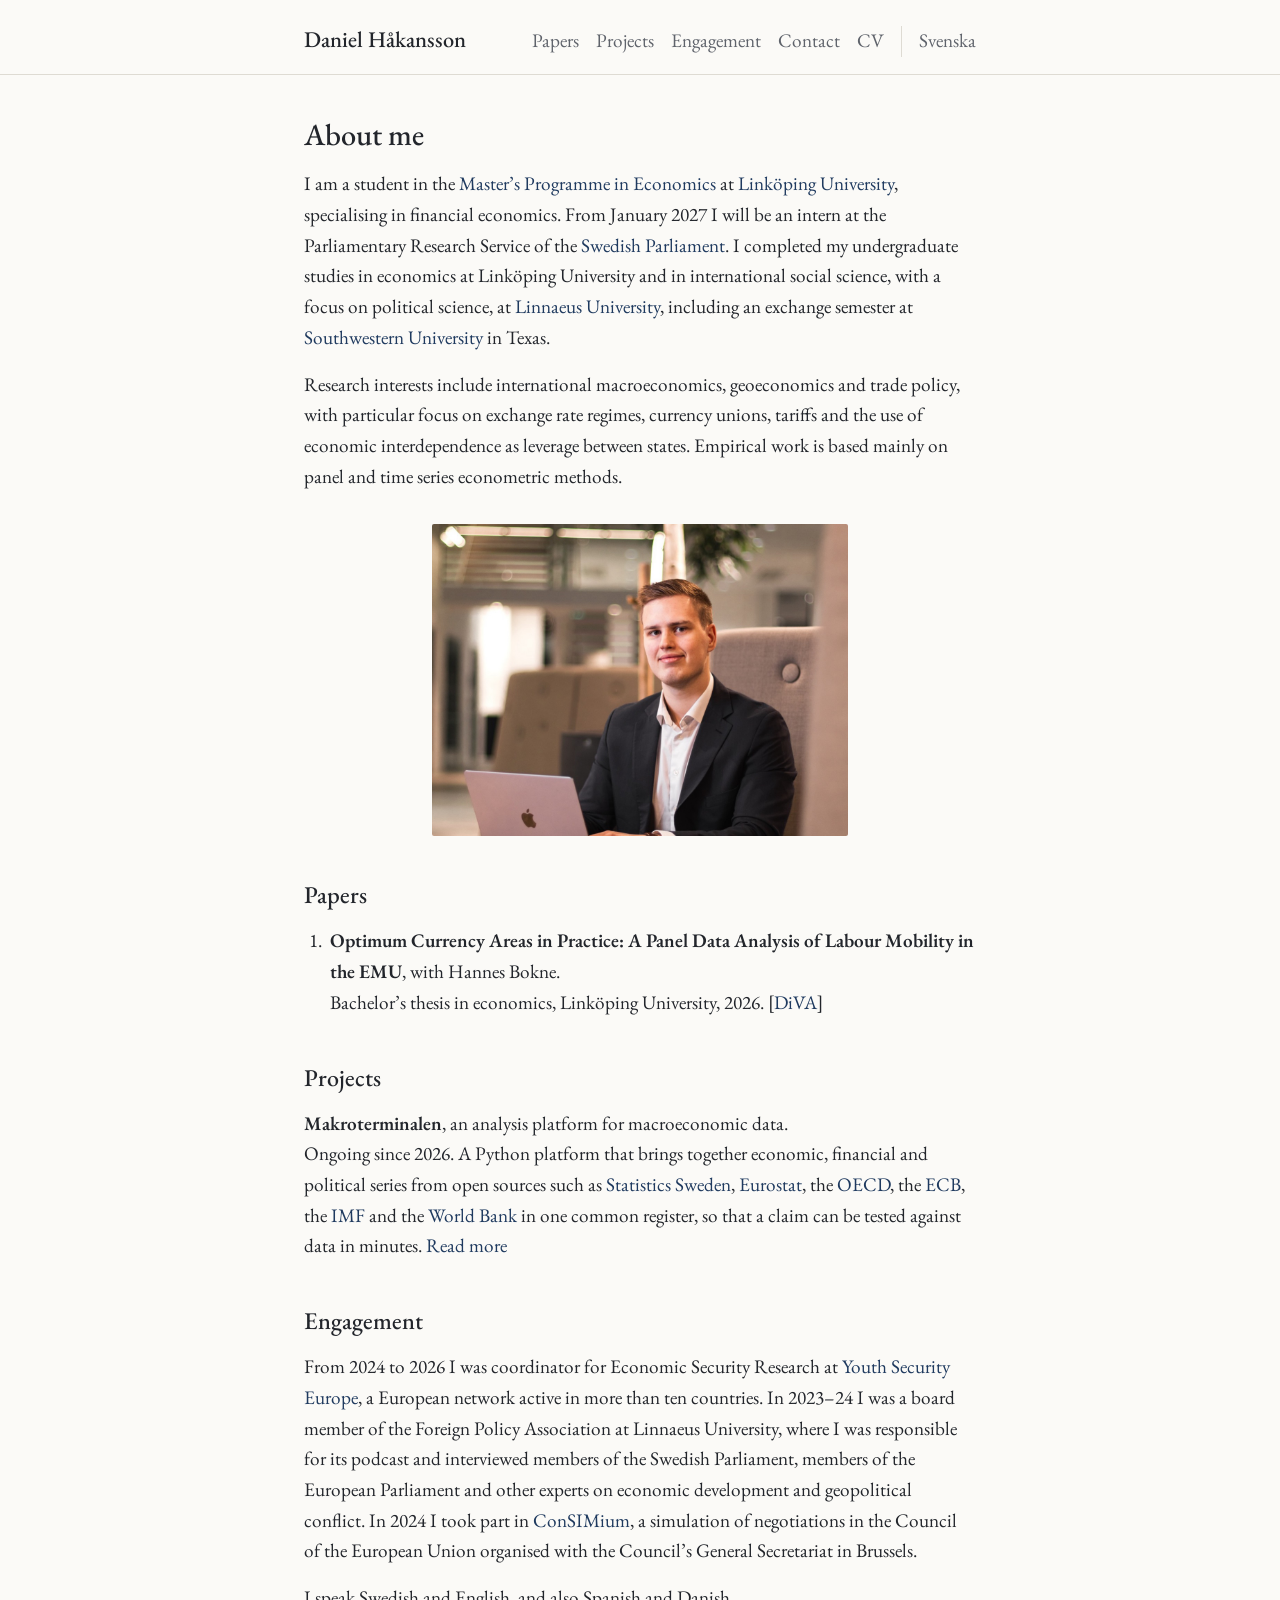
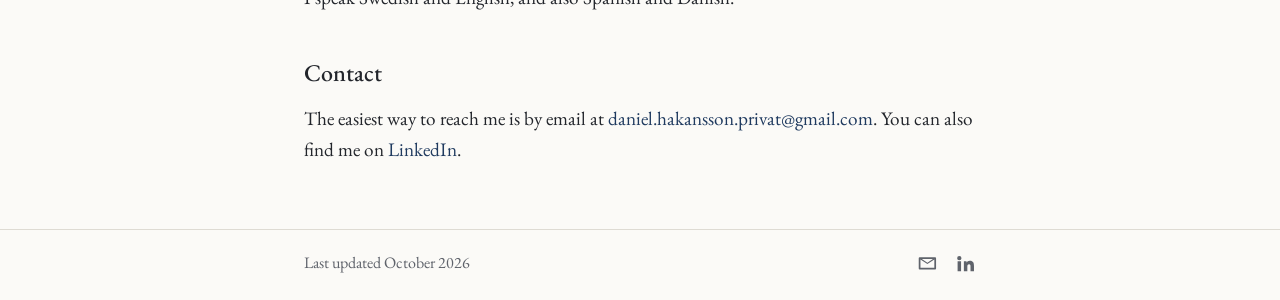
<file: index.html>
<!doctype html>
<html lang="en">
<head>
  <meta charset="utf-8">
  <meta name="viewport" content="width=device-width, initial-scale=1">
  <title>Daniel Håkansson</title>
  <meta name="description" content="Daniel Håkansson, MSc student in economics (financial economics) at Linköping University.">
  <link rel="alternate" hreflang="en" href="https://daniel-hakansson.github.io/">
  <link rel="alternate" hreflang="sv" href="https://daniel-hakansson.github.io/sv/">
  <link rel="preconnect" href="https://fonts.googleapis.com">
  <link rel="preconnect" href="https://fonts.gstatic.com" crossorigin>
  <link href="https://fonts.googleapis.com/css2?family=EB+Garamond:ital,wght@0,400;0,500;0,600;1,400&display=swap" rel="stylesheet">
  <link rel="stylesheet" href="style.css">
</head>
<body>
  <header class="site-header">
    <div class="wrap">
      <a class="site-name" href="./">Daniel Håkansson</a>
      <nav>
        <a href="#papers">Papers</a>
        <a href="#projects">Projects</a>
        <a href="#engagement">Engagement</a>
        <a href="#contact">Contact</a>
        <a href="cv.html">CV</a>
      </nav>
      <a class="lang" href="sv/" hreflang="sv" lang="sv">Svenska</a>
    </div>
  </header>

  <main class="wrap">
    <section id="about">
      <h1>About me</h1>
      <p>I am a student in the <a href="https://studieinfo.liu.se/en/program/F7MNA">Master’s Programme in Economics</a> at <a href="https://liu.se/en">Linköping University</a>, specialising in financial economics. From January 2027 I will be an intern at the Parliamentary Research Service of the <a href="https://www.riksdagen.se/en/">Swedish Parliament</a>. I completed my undergraduate studies in economics at Linköping University and in international social science, with a focus on political science, at <a href="https://lnu.se/en/">Linnaeus University</a>, including an exchange semester at <a href="https://www.southwestern.edu">Southwestern University</a> in Texas.</p>
      <p>Research interests include international macroeconomics, geoeconomics and trade policy, with particular focus on exchange rate regimes, currency unions, tariffs and the use of economic interdependence as leverage between states. Empirical work is based mainly on panel and time series econometric methods.</p>
      <figure class="portrait">
        <img src="images/portrait.jpg" alt="Daniel Håkansson" width="1200" height="900">
      </figure>
    </section>

    <section id="papers">
      <h2>Papers</h2>
      <ol class="works">
        <li>
          <span class="work-title">Optimum Currency Areas in Practice: A Panel Data Analysis of Labour Mobility in the EMU</span>, with Hannes Bokne.<br>
          Bachelor’s thesis in economics, Linköping University, 2026. [<a href="https://urn.kb.se/resolve?urn=urn:nbn:se:liu:diva-224443">DiVA</a>]
        </li>
      </ol>
    </section>

    <section id="projects">
      <h2>Projects</h2>
      <div class="project">
        <span class="work-title">Makroterminalen</span>, an analysis platform for macroeconomic data.<br>
        Ongoing since 2026. A Python platform that brings together economic, financial and political series from open sources such as <a href="https://www.scb.se/en/">Statistics Sweden</a>, <a href="https://ec.europa.eu/eurostat">Eurostat</a>, the <a href="https://www.oecd.org">OECD</a>, the <a href="https://www.ecb.europa.eu">ECB</a>, the <a href="https://www.imf.org">IMF</a> and the <a href="https://www.worldbank.org">World Bank</a> in one common register, so that a claim can be tested against data in minutes. <a href="makroterminalen.html">Read more</a>
      </div>
    </section>

    <section id="engagement">
      <h2>Engagement</h2>
      <p>From 2024 to 2026 I was coordinator for Economic Security Research at <a href="https://youthsecurity.eu">Youth Security Europe</a>, a European network active in more than ten countries. In 2023–24 I was a board member of the Foreign Policy Association at Linnaeus University, where I was responsible for its podcast and interviewed members of the Swedish Parliament, members of the European Parliament and other experts on economic development and geopolitical conflict. In 2024 I took part in <a href="https://www.consilium.europa.eu/en/events/consimium/">ConSIMium</a>, a simulation of negotiations in the Council of the European Union organised with the Council’s General Secretariat in Brussels.</p>
      <p>I speak Swedish and English, and also Spanish and Danish.</p>
    </section>

    <section id="contact">
      <h2>Contact</h2>
      <p>The easiest way to reach me is by email at <span class="email">daniel.hakansson.privat [at] gmail.com</span>. You can also find me on <a href="https://se.linkedin.com/in/daniel-h%C3%A5kansson-78451b238">LinkedIn</a>.</p>
    </section>
  </main>

  <footer class="site-footer">
    <div class="wrap">
      <span>Last updated October 2026</span>
      <span class="icons">
        <a class="email-link" href="#contact" aria-label="Email" title="Email"><svg viewBox="0 0 24 24" aria-hidden="true"><path d="M3 5h18a1 1 0 0 1 1 1v12a1 1 0 0 1-1 1H3a1 1 0 0 1-1-1V6a1 1 0 0 1 1-1Zm1 2.4V17h16V7.4l-8 5.3-8-5.3ZM5.6 7 12 11.2 18.4 7H5.6Z"/></svg></a>
        <a href="https://se.linkedin.com/in/daniel-h%C3%A5kansson-78451b238" aria-label="LinkedIn" title="LinkedIn"><svg viewBox="0 0 24 24" aria-hidden="true"><path d="M4.98 3.5a2.5 2.5 0 1 1 0 5 2.5 2.5 0 0 1 0-5ZM3 9.5h4V21H3V9.5Zm6.5 0h3.8v1.6h.06c.53-1 1.83-2.06 3.77-2.06 4.03 0 4.77 2.65 4.77 6.1V21h-4v-5.1c0-1.22-.02-2.79-1.7-2.79-1.7 0-1.96 1.33-1.96 2.7V21h-4V9.5Z"/></svg></a>
      </span>
    </div>
  </footer>
  <script src="email.js"></script>
</body>
</html>
</file>
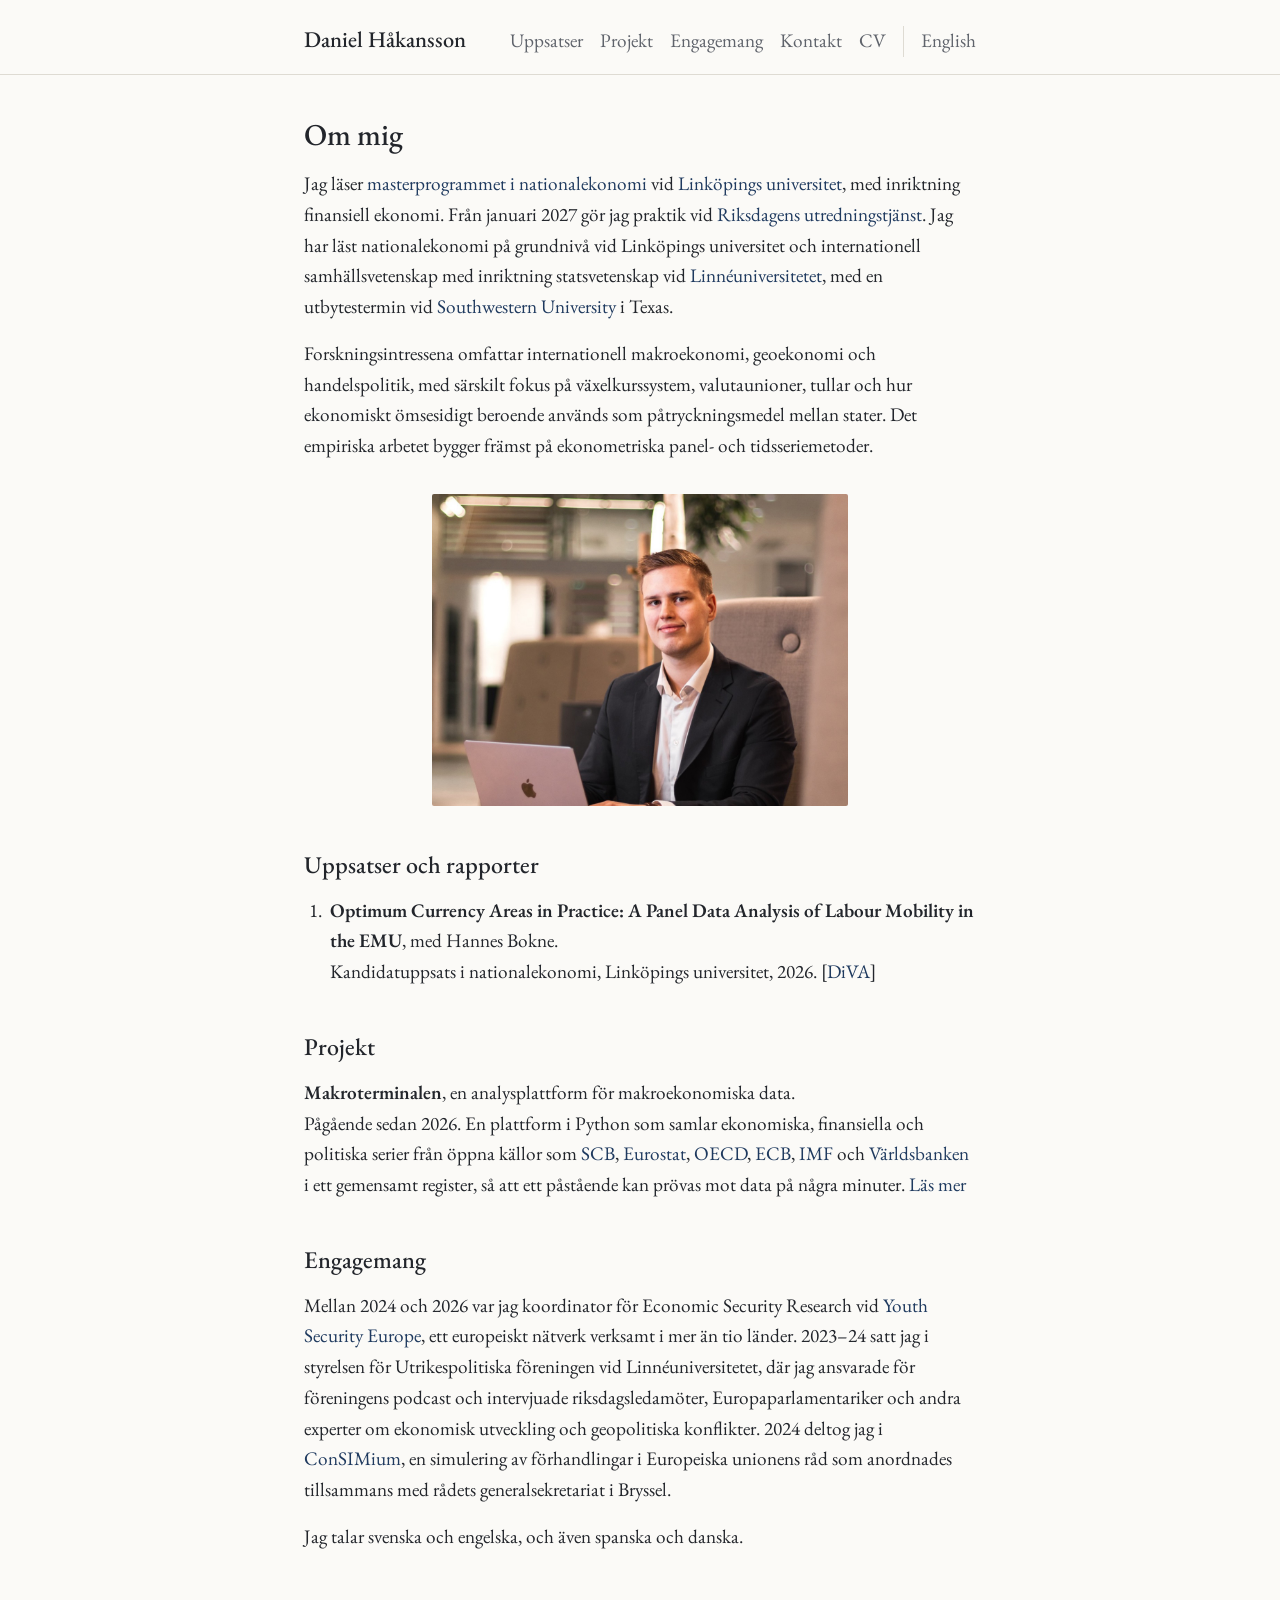
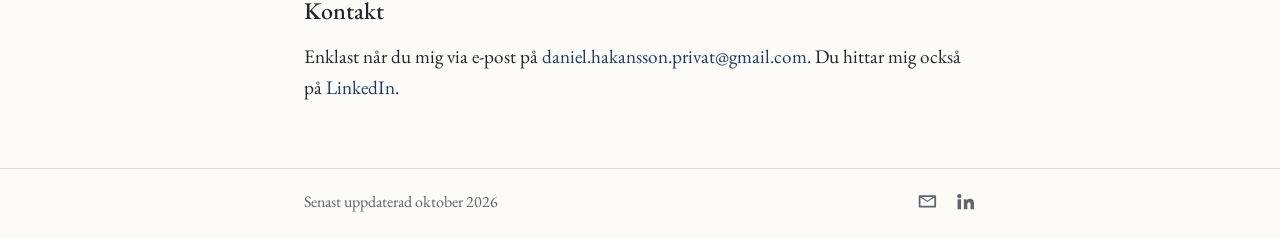
<file: sv/index.html>
<!doctype html>
<html lang="sv">
<head>
  <meta charset="utf-8">
  <meta name="viewport" content="width=device-width, initial-scale=1">
  <title>Daniel Håkansson</title>
  <meta name="description" content="Daniel Håkansson, masterstudent i nationalekonomi med inriktning finansiell ekonomi vid Linköpings universitet.">
  <link rel="alternate" hreflang="en" href="https://daniel-hakansson.github.io/">
  <link rel="alternate" hreflang="sv" href="https://daniel-hakansson.github.io/sv/">
  <link rel="preconnect" href="https://fonts.googleapis.com">
  <link rel="preconnect" href="https://fonts.gstatic.com" crossorigin>
  <link href="https://fonts.googleapis.com/css2?family=EB+Garamond:ital,wght@0,400;0,500;0,600;1,400&display=swap" rel="stylesheet">
  <link rel="stylesheet" href="../style.css">
</head>
<body>
  <header class="site-header">
    <div class="wrap">
      <a class="site-name" href="./">Daniel Håkansson</a>
      <nav>
        <a href="#papers">Uppsatser</a>
        <a href="#projects">Projekt</a>
        <a href="#engagement">Engagemang</a>
        <a href="#contact">Kontakt</a>
        <a href="cv.html">CV</a>
      </nav>
      <a class="lang" href="../" hreflang="en" lang="en">English</a>
    </div>
  </header>

  <main class="wrap">
    <section id="about">
      <h1>Om mig</h1>
      <p>Jag läser <a href="https://studieinfo.liu.se/program/F7MNA">masterprogrammet i nationalekonomi</a> vid <a href="https://liu.se">Linköpings universitet</a>, med inriktning finansiell ekonomi. Från januari 2027 gör jag praktik vid <a href="https://www.riksdagen.se">Riksdagens utredningstjänst</a>. Jag har läst nationalekonomi på grundnivå vid Linköpings universitet och internationell samhällsvetenskap med inriktning statsvetenskap vid <a href="https://lnu.se">Linnéuniversitetet</a>, med en utbytestermin vid <a href="https://www.southwestern.edu">Southwestern University</a> i Texas.</p>
      <p>Forskningsintressena omfattar internationell makroekonomi, geoekonomi och handelspolitik, med särskilt fokus på växelkurssystem, valutaunioner, tullar och hur ekonomiskt ömsesidigt beroende används som påtryckningsmedel mellan stater. Det empiriska arbetet bygger främst på ekonometriska panel- och tidsseriemetoder.</p>
      <figure class="portrait">
        <img src="../images/portrait.jpg" alt="Daniel Håkansson" width="1200" height="900">
      </figure>
    </section>

    <section id="papers">
      <h2>Uppsatser och rapporter</h2>
      <ol class="works">
        <li>
          <span class="work-title" lang="en">Optimum Currency Areas in Practice: A Panel Data Analysis of Labour Mobility in the EMU</span>, med Hannes Bokne.<br>
          Kandidatuppsats i nationalekonomi, Linköpings universitet, 2026. [<a href="https://urn.kb.se/resolve?urn=urn:nbn:se:liu:diva-224443">DiVA</a>]
        </li>
      </ol>
    </section>

    <section id="projects">
      <h2>Projekt</h2>
      <div class="project">
        <span class="work-title">Makroterminalen</span>, en analysplattform för makroekonomiska data.<br>
        Pågående sedan 2026. En plattform i Python som samlar ekonomiska, finansiella och politiska serier från öppna källor som <a href="https://www.scb.se">SCB</a>, <a href="https://ec.europa.eu/eurostat">Eurostat</a>, <a href="https://www.oecd.org">OECD</a>, <a href="https://www.ecb.europa.eu">ECB</a>, <a href="https://www.imf.org">IMF</a> och <a href="https://www.worldbank.org">Världsbanken</a> i ett gemensamt register, så att ett påstående kan prövas mot data på några minuter. <a href="makroterminalen.html">Läs mer</a>
      </div>
    </section>

    <section id="engagement">
      <h2>Engagemang</h2>
      <p>Mellan 2024 och 2026 var jag koordinator för Economic Security Research vid <a href="https://youthsecurity.eu">Youth Security Europe</a>, ett europeiskt nätverk verksamt i mer än tio länder. 2023–24 satt jag i styrelsen för Utrikespolitiska föreningen vid Linnéuniversitetet, där jag ansvarade för föreningens podcast och intervjuade riksdagsledamöter, Europaparlamentariker och andra experter om ekonomisk utveckling och geopolitiska konflikter. 2024 deltog jag i <a href="https://www.consilium.europa.eu/en/events/consimium/">ConSIMium</a>, en simulering av förhandlingar i Europeiska unionens råd som anordnades tillsammans med rådets generalsekretariat i Bryssel.</p>
      <p>Jag talar svenska och engelska, och även spanska och danska.</p>
    </section>

    <section id="contact">
      <h2>Kontakt</h2>
      <p>Enklast når du mig via e-post på <span class="email">daniel.hakansson.privat [at] gmail.com</span>. Du hittar mig också på <a href="https://se.linkedin.com/in/daniel-h%C3%A5kansson-78451b238">LinkedIn</a>.</p>
    </section>
  </main>

  <footer class="site-footer">
    <div class="wrap">
      <span>Senast uppdaterad oktober 2026</span>
      <span class="icons">
        <a class="email-link" href="#contact" aria-label="E-post" title="E-post"><svg viewBox="0 0 24 24" aria-hidden="true"><path d="M3 5h18a1 1 0 0 1 1 1v12a1 1 0 0 1-1 1H3a1 1 0 0 1-1-1V6a1 1 0 0 1 1-1Zm1 2.4V17h16V7.4l-8 5.3-8-5.3ZM5.6 7 12 11.2 18.4 7H5.6Z"/></svg></a>
        <a href="https://se.linkedin.com/in/daniel-h%C3%A5kansson-78451b238" aria-label="LinkedIn" title="LinkedIn"><svg viewBox="0 0 24 24" aria-hidden="true"><path d="M4.98 3.5a2.5 2.5 0 1 1 0 5 2.5 2.5 0 0 1 0-5ZM3 9.5h4V21H3V9.5Zm6.5 0h3.8v1.6h.06c.53-1 1.83-2.06 3.77-2.06 4.03 0 4.77 2.65 4.77 6.1V21h-4v-5.1c0-1.22-.02-2.79-1.7-2.79-1.7 0-1.96 1.33-1.96 2.7V21h-4V9.5Z"/></svg></a>
      </span>
    </div>
  </footer>
  <script src="../email.js"></script>
</body>
</html>
</file>
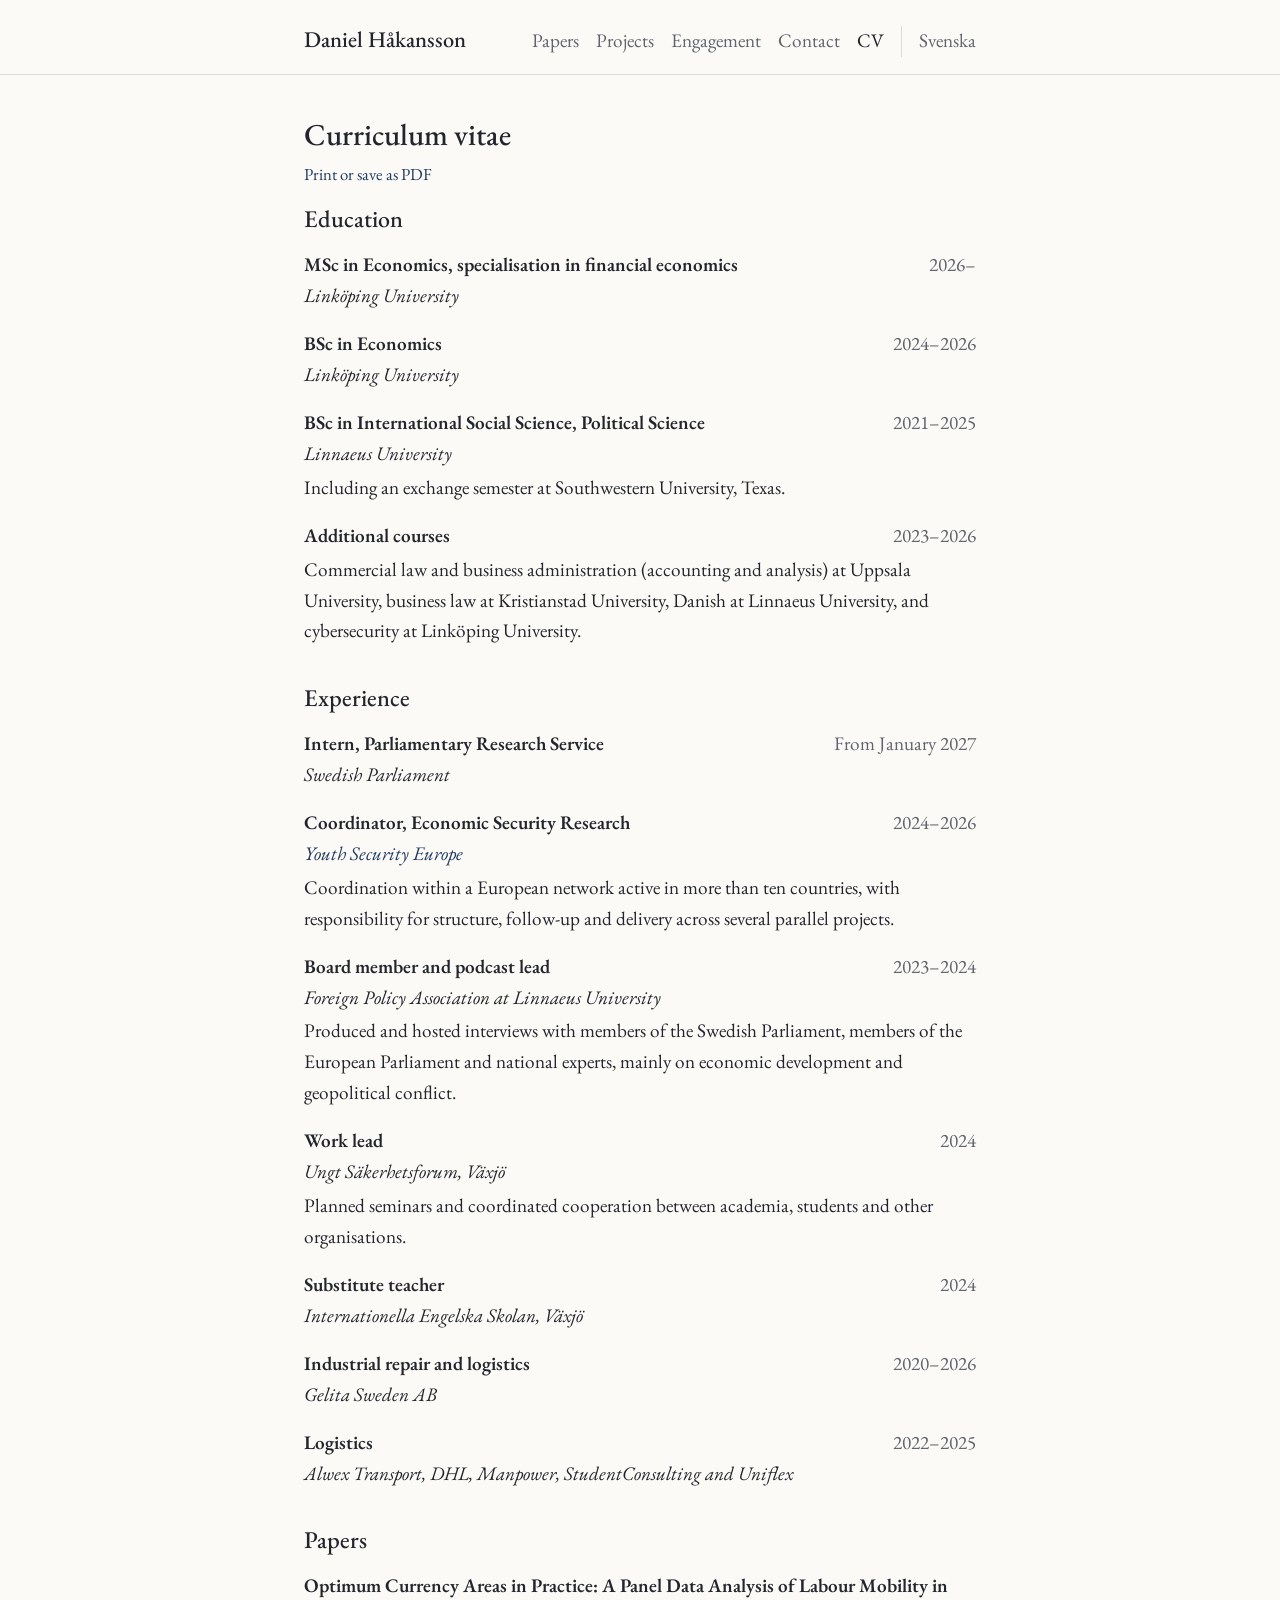
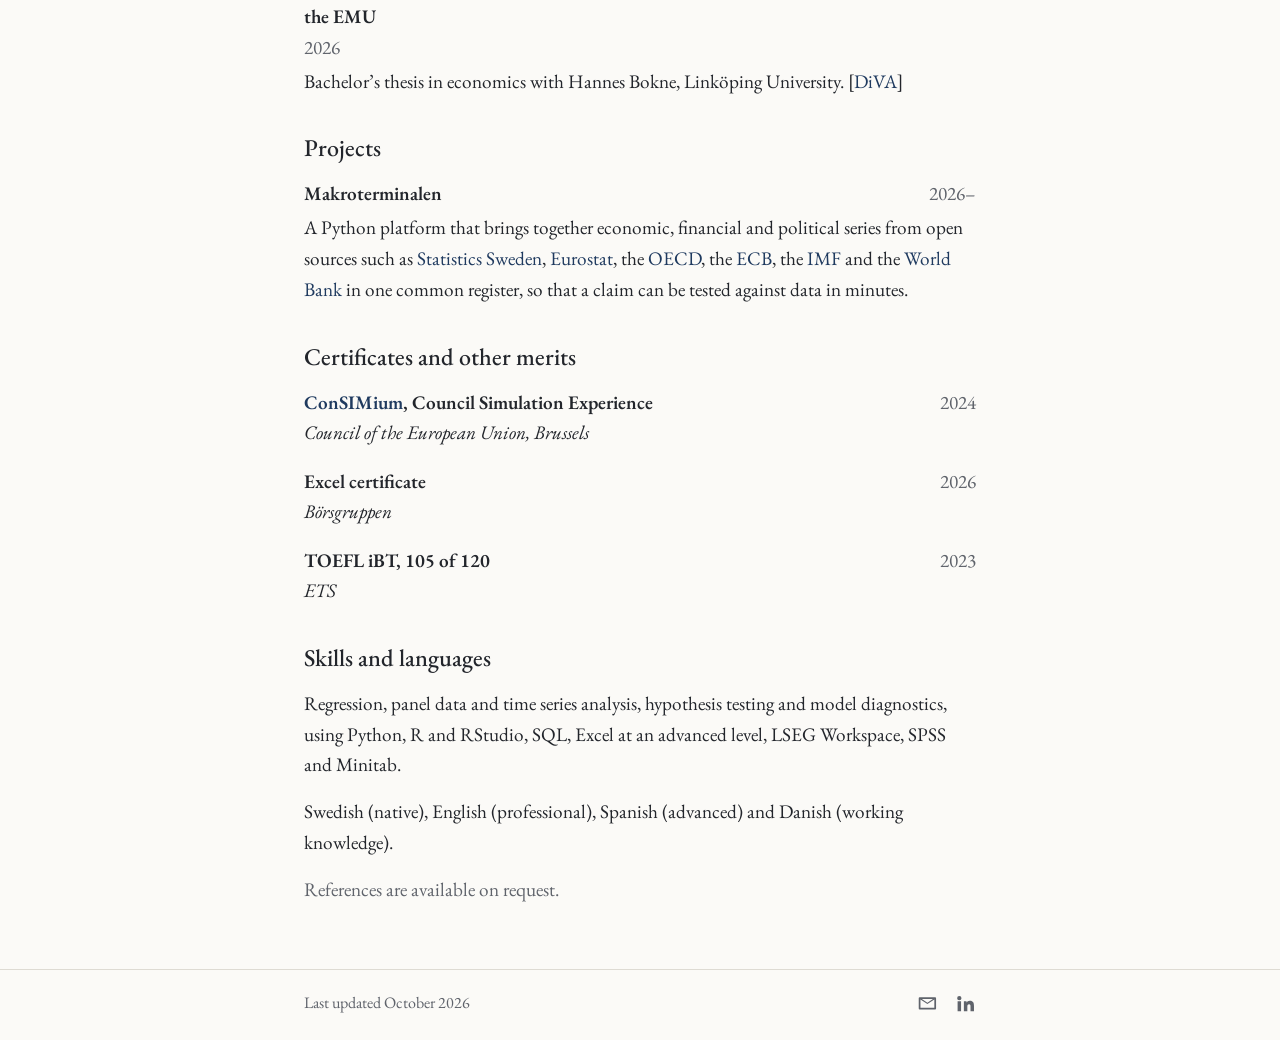
<file: cv.html>
<!doctype html>
<html lang="en">
<head>
  <meta charset="utf-8">
  <meta name="viewport" content="width=device-width, initial-scale=1">
  <title>CV – Daniel Håkansson</title>
  <meta name="description" content="Curriculum vitae of Daniel Håkansson, MSc student in economics at Linköping University.">
  <link rel="alternate" hreflang="en" href="https://daniel-hakansson.github.io/cv.html">
  <link rel="alternate" hreflang="sv" href="https://daniel-hakansson.github.io/sv/cv.html">
  <link rel="preconnect" href="https://fonts.googleapis.com">
  <link rel="preconnect" href="https://fonts.gstatic.com" crossorigin>
  <link href="https://fonts.googleapis.com/css2?family=EB+Garamond:ital,wght@0,400;0,500;0,600;1,400&display=swap" rel="stylesheet">
  <link rel="stylesheet" href="style.css">
</head>
<body>
  <header class="site-header">
    <div class="wrap">
      <a class="site-name" href="./">Daniel Håkansson</a>
      <nav>
        <a href="./#papers">Papers</a>
        <a href="./#projects">Projects</a>
        <a href="./#engagement">Engagement</a>
        <a href="./#contact">Contact</a>
        <a href="cv.html" aria-current="page">CV</a>
      </nav>
      <a class="lang" href="sv/cv.html" hreflang="sv" lang="sv">Svenska</a>
    </div>
  </header>

  <main class="wrap cv">
    <h1>Curriculum vitae</h1>
    <p class="print-note"><a href="javascript:window.print()">Print or save as PDF</a></p>

    <section>
      <h2>Education</h2>
      <div class="entry">
        <div class="entry-head"><span class="entry-title">MSc in Economics, specialisation in financial economics</span><span class="entry-date">2026–</span></div>
        <div class="entry-org">Linköping University</div>
      </div>
      <div class="entry">
        <div class="entry-head"><span class="entry-title">BSc in Economics</span><span class="entry-date">2024–2026</span></div>
        <div class="entry-org">Linköping University</div>
      </div>
      <div class="entry">
        <div class="entry-head"><span class="entry-title">BSc in International Social Science, Political Science</span><span class="entry-date">2021–2025</span></div>
        <div class="entry-org">Linnaeus University</div>
        <p>Including an exchange semester at Southwestern University, Texas.</p>
      </div>
      <div class="entry">
        <div class="entry-head"><span class="entry-title">Additional courses</span><span class="entry-date">2023–2026</span></div>
        <p>Commercial law and business administration (accounting and analysis) at Uppsala University, business law at Kristianstad University, Danish at Linnaeus University, and cybersecurity at Linköping University.</p>
      </div>
    </section>

    <section>
      <h2>Experience</h2>
      <div class="entry">
        <div class="entry-head"><span class="entry-title">Intern, Parliamentary Research Service</span><span class="entry-date">From January 2027</span></div>
        <div class="entry-org">Swedish Parliament</div>
      </div>
      <div class="entry">
        <div class="entry-head"><span class="entry-title">Coordinator, Economic Security Research</span><span class="entry-date">2024–2026</span></div>
        <div class="entry-org"><a href="https://youthsecurity.eu">Youth Security Europe</a></div>
        <p>Coordination within a European network active in more than ten countries, with responsibility for structure, follow-up and delivery across several parallel projects.</p>
      </div>
      <div class="entry">
        <div class="entry-head"><span class="entry-title">Board member and podcast lead</span><span class="entry-date">2023–2024</span></div>
        <div class="entry-org">Foreign Policy Association at Linnaeus University</div>
        <p>Produced and hosted interviews with members of the Swedish Parliament, members of the European Parliament and national experts, mainly on economic development and geopolitical conflict.</p>
      </div>
      <div class="entry">
        <div class="entry-head"><span class="entry-title">Work lead</span><span class="entry-date">2024</span></div>
        <div class="entry-org">Ungt Säkerhetsforum, Växjö</div>
        <p>Planned seminars and coordinated cooperation between academia, students and other organisations.</p>
      </div>
      <div class="entry">
        <div class="entry-head"><span class="entry-title">Substitute teacher</span><span class="entry-date">2024</span></div>
        <div class="entry-org">Internationella Engelska Skolan, Växjö</div>
      </div>
      <div class="entry">
        <div class="entry-head"><span class="entry-title">Industrial repair and logistics</span><span class="entry-date">2020–2026</span></div>
        <div class="entry-org">Gelita Sweden AB</div>
      </div>
      <div class="entry">
        <div class="entry-head"><span class="entry-title">Logistics</span><span class="entry-date">2022–2025</span></div>
        <div class="entry-org">Alwex Transport, DHL, Manpower, StudentConsulting and Uniflex</div>
      </div>
    </section>

    <section>
      <h2>Papers</h2>
      <div class="entry">
        <div class="entry-head"><span class="entry-title">Optimum Currency Areas in Practice: A Panel Data Analysis of Labour Mobility in the EMU</span><span class="entry-date">2026</span></div>
        <p>Bachelor’s thesis in economics with Hannes Bokne, Linköping University. [<a href="https://urn.kb.se/resolve?urn=urn:nbn:se:liu:diva-224443">DiVA</a>]</p>
      </div>
    </section>

    <section>
      <h2>Projects</h2>
      <div class="entry">
        <div class="entry-head"><span class="entry-title">Makroterminalen</span><span class="entry-date">2026–</span></div>
        <p>A Python platform that brings together economic, financial and political series from open sources such as <a href="https://www.scb.se/en/">Statistics Sweden</a>, <a href="https://ec.europa.eu/eurostat">Eurostat</a>, the <a href="https://www.oecd.org">OECD</a>, the <a href="https://www.ecb.europa.eu">ECB</a>, the <a href="https://www.imf.org">IMF</a> and the <a href="https://www.worldbank.org">World Bank</a> in one common register, so that a claim can be tested against data in minutes.</p>
      </div>
    </section>

    <section>
      <h2>Certificates and other merits</h2>
      <div class="entry">
        <div class="entry-head"><span class="entry-title"><a href="https://www.consilium.europa.eu/en/events/consimium/">ConSIMium</a>, Council Simulation Experience</span><span class="entry-date">2024</span></div>
        <div class="entry-org">Council of the European Union, Brussels</div>
      </div>
      <div class="entry">
        <div class="entry-head"><span class="entry-title">Excel certificate</span><span class="entry-date">2026</span></div>
        <div class="entry-org">Börsgruppen</div>
      </div>
      <div class="entry">
        <div class="entry-head"><span class="entry-title">TOEFL iBT, 105 of 120</span><span class="entry-date">2023</span></div>
        <div class="entry-org">ETS</div>
      </div>
    </section>

    <section>
      <h2>Skills and languages</h2>
      <p>Regression, panel data and time series analysis, hypothesis testing and model diagnostics, using Python, R and RStudio, SQL, Excel at an advanced level, LSEG Workspace, SPSS and Minitab.</p>
      <p>Swedish (native), English (professional), Spanish (advanced) and Danish (working knowledge).</p>
      <p class="muted">References are available on request.</p>
    </section>
  </main>

  <footer class="site-footer">
    <div class="wrap">
      <span>Last updated October 2026</span>
      <span class="icons">
        <a class="email-link" href="#contact" aria-label="Email" title="Email"><svg viewBox="0 0 24 24" aria-hidden="true"><path d="M3 5h18a1 1 0 0 1 1 1v12a1 1 0 0 1-1 1H3a1 1 0 0 1-1-1V6a1 1 0 0 1 1-1Zm1 2.4V17h16V7.4l-8 5.3-8-5.3ZM5.6 7 12 11.2 18.4 7H5.6Z"/></svg></a>
        <a href="https://se.linkedin.com/in/daniel-h%C3%A5kansson-78451b238" aria-label="LinkedIn" title="LinkedIn"><svg viewBox="0 0 24 24" aria-hidden="true"><path d="M4.98 3.5a2.5 2.5 0 1 1 0 5 2.5 2.5 0 0 1 0-5ZM3 9.5h4V21H3V9.5Zm6.5 0h3.8v1.6h.06c.53-1 1.83-2.06 3.77-2.06 4.03 0 4.77 2.65 4.77 6.1V21h-4v-5.1c0-1.22-.02-2.79-1.7-2.79-1.7 0-1.96 1.33-1.96 2.7V21h-4V9.5Z"/></svg></a>
      </span>
    </div>
  </footer>
  <script src="email.js"></script>
</body>
</html>
</file>
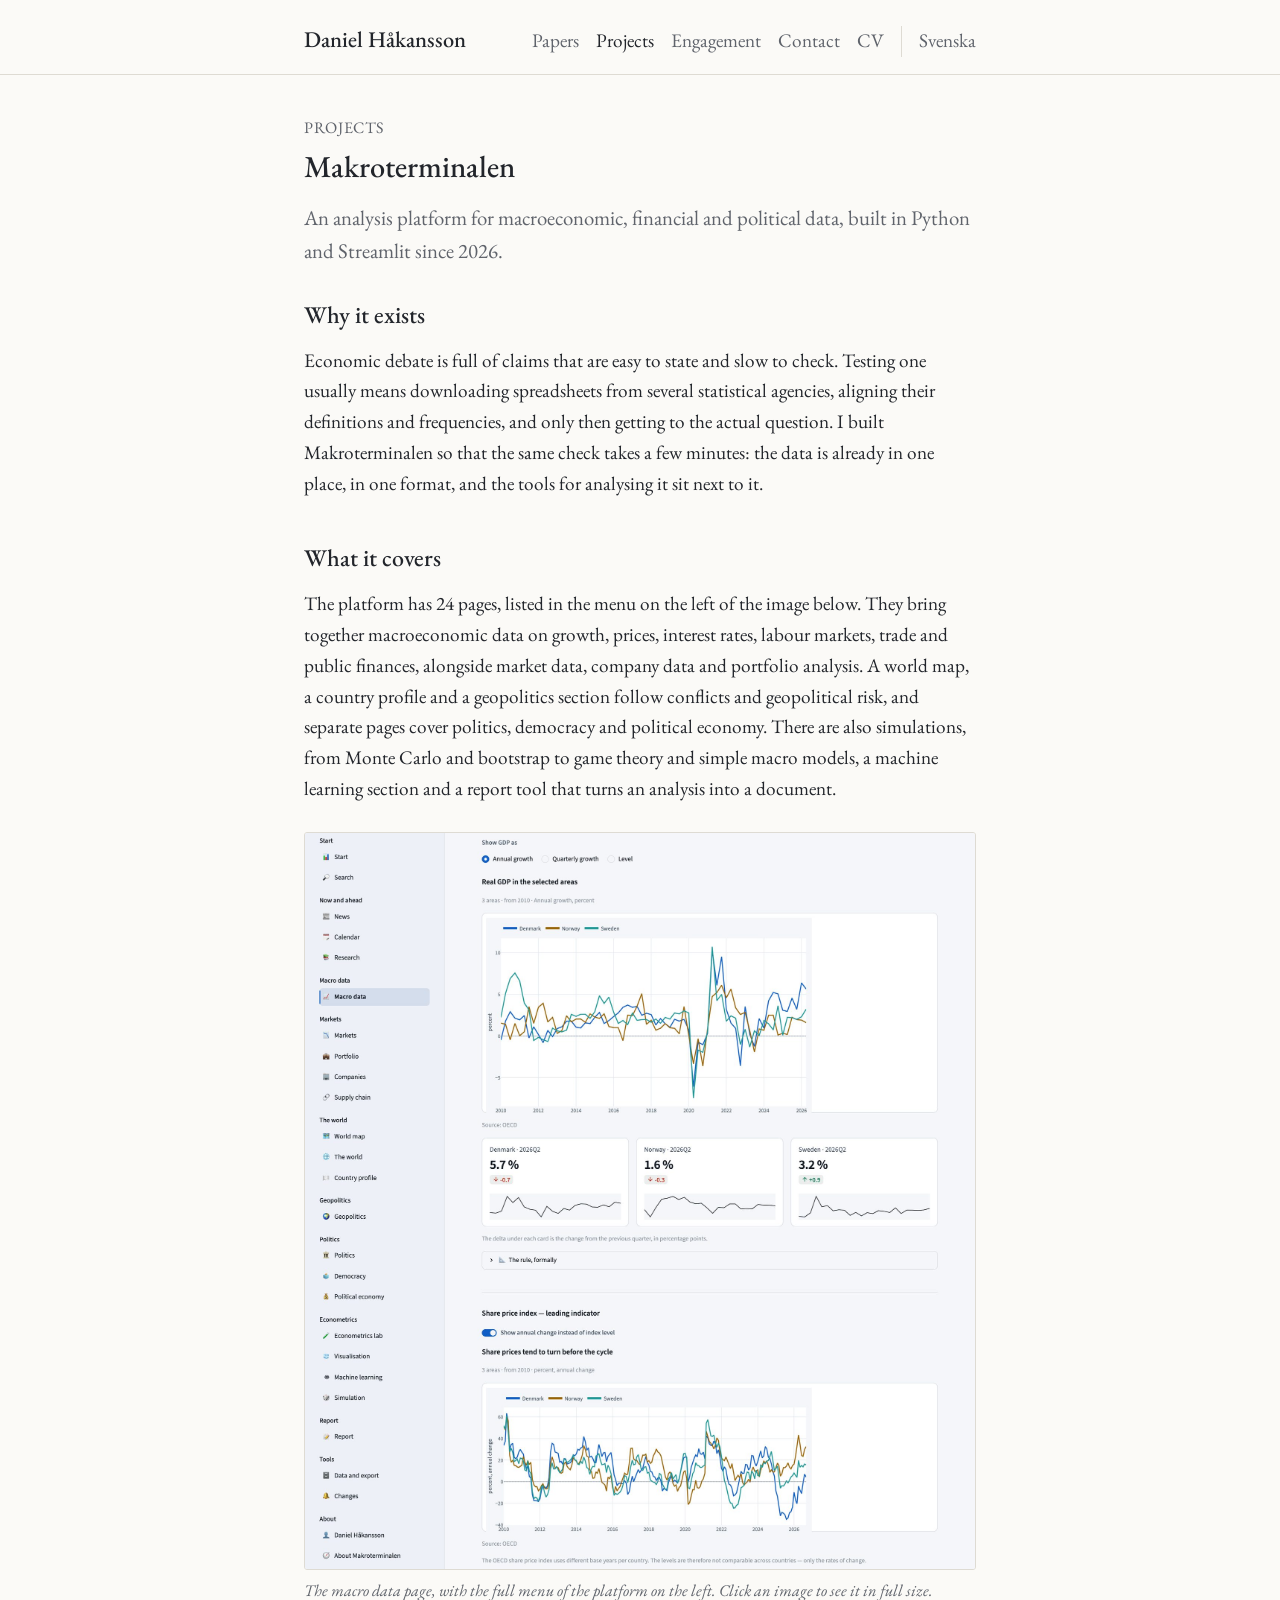
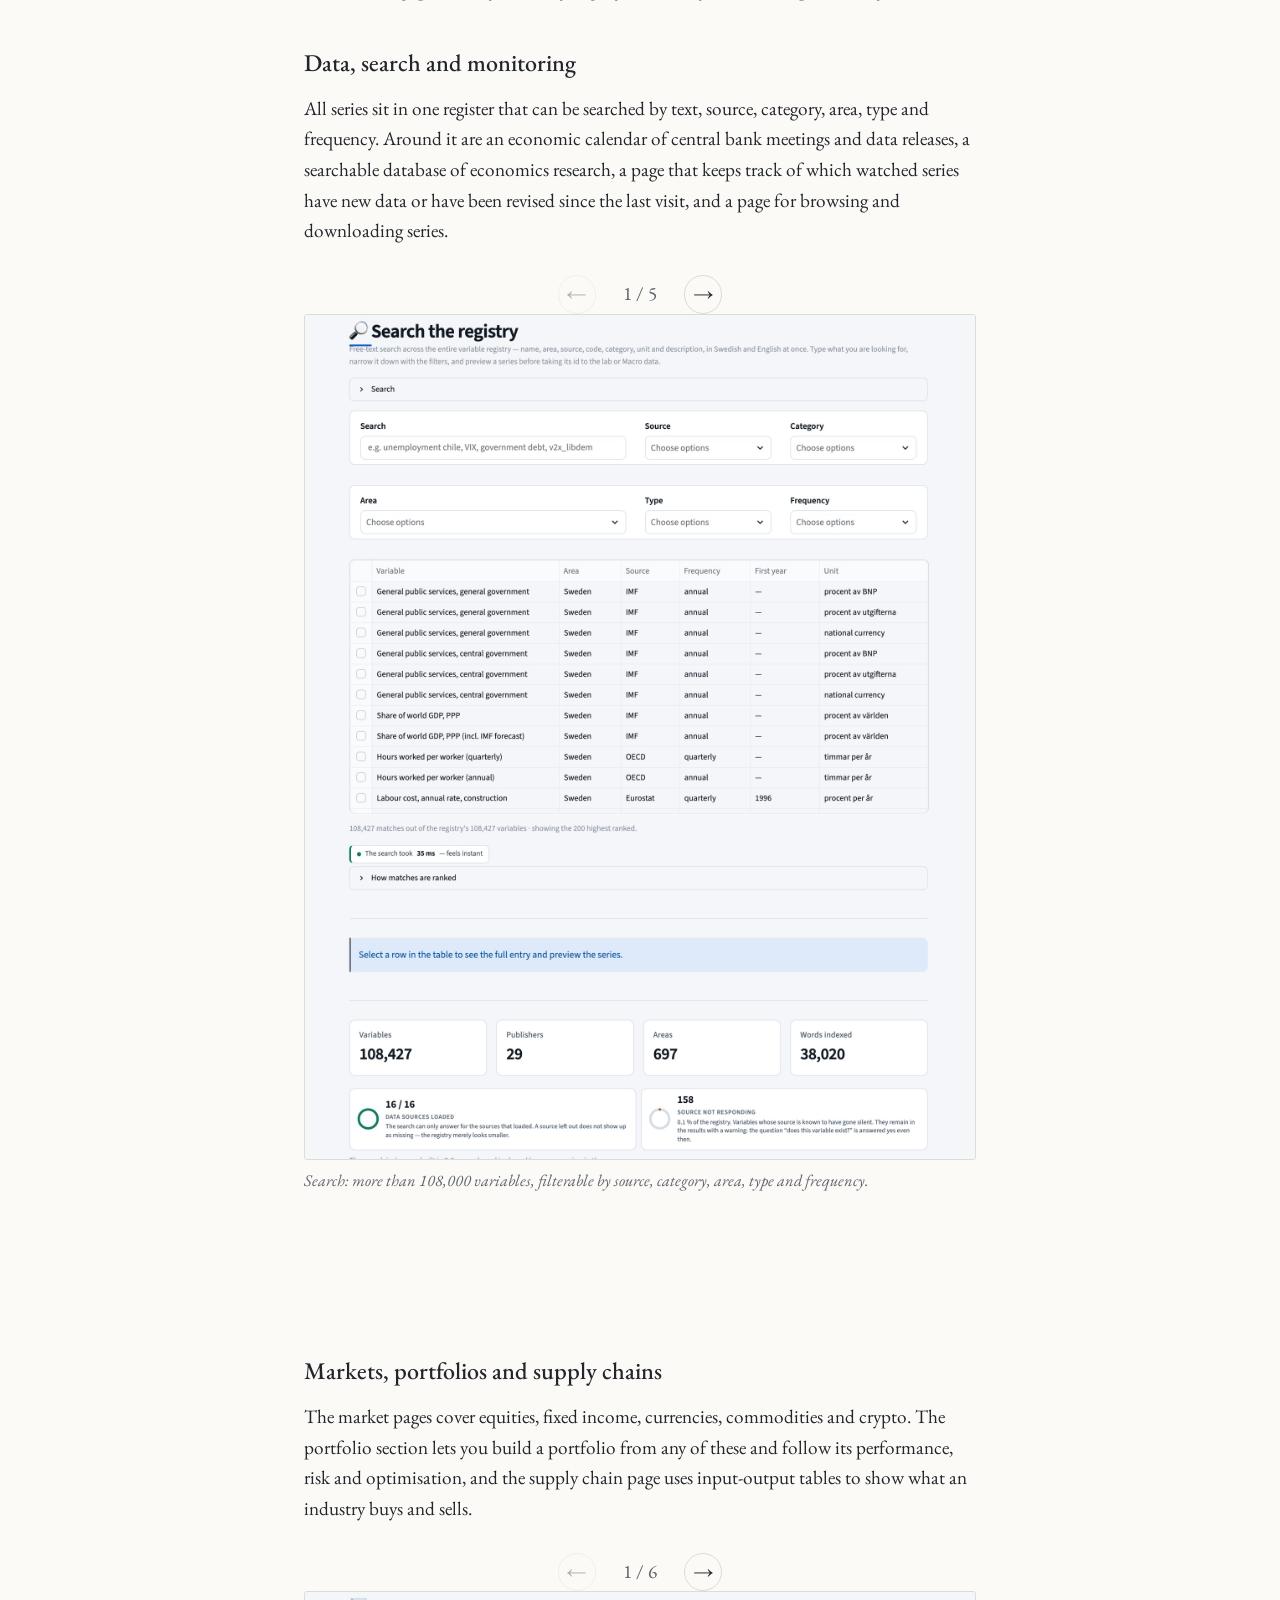
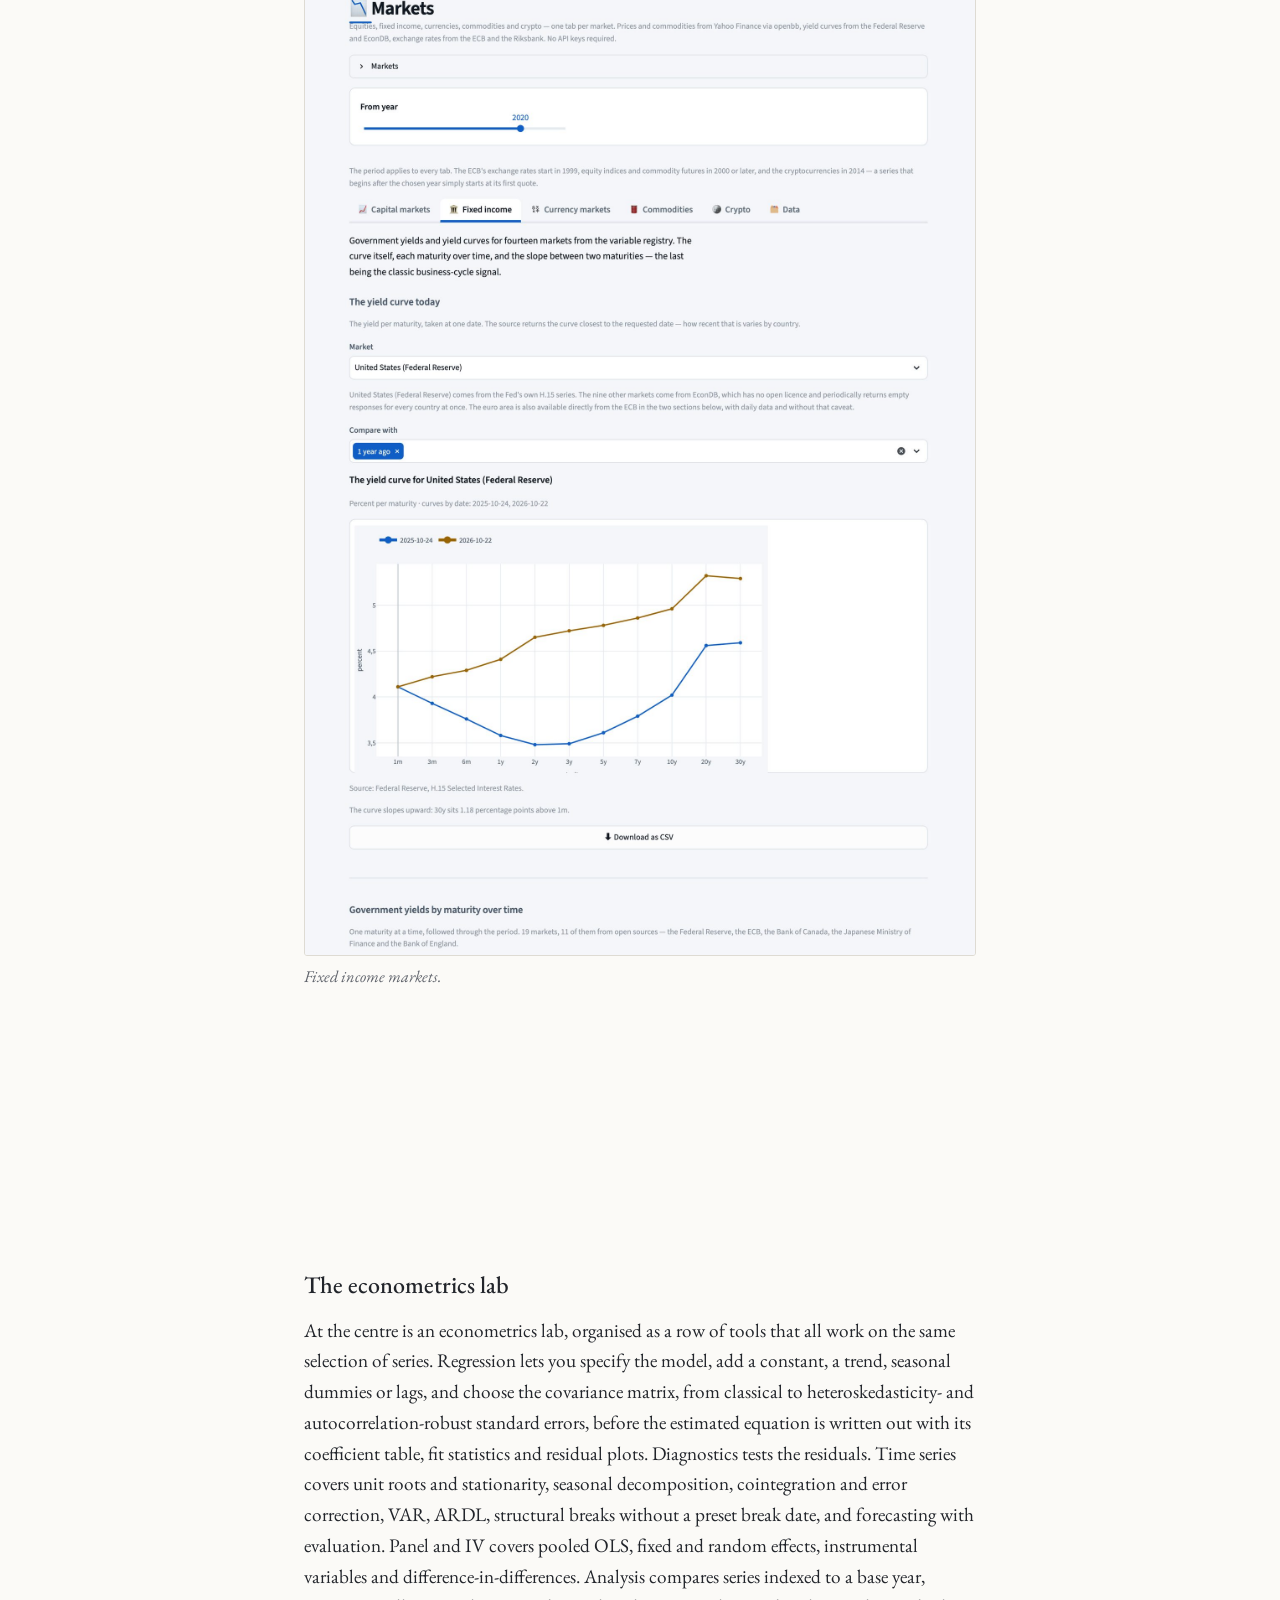
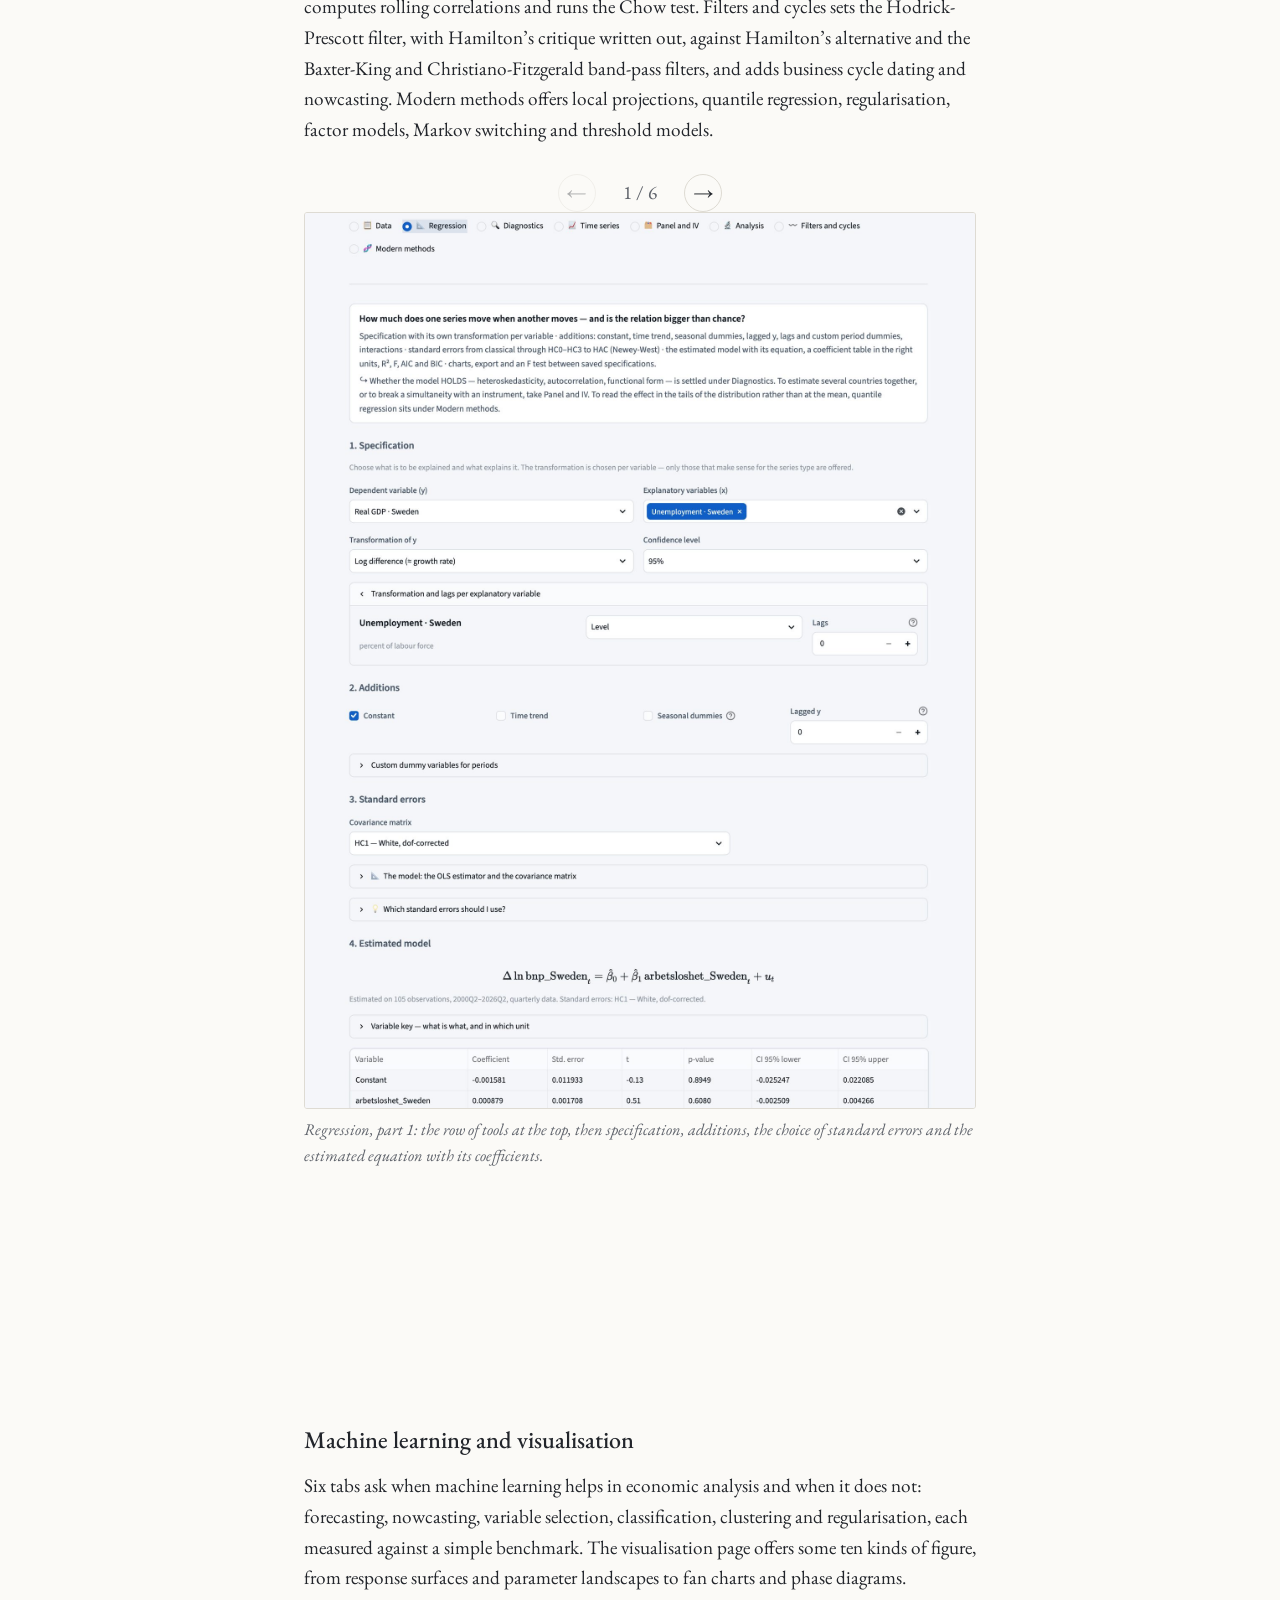
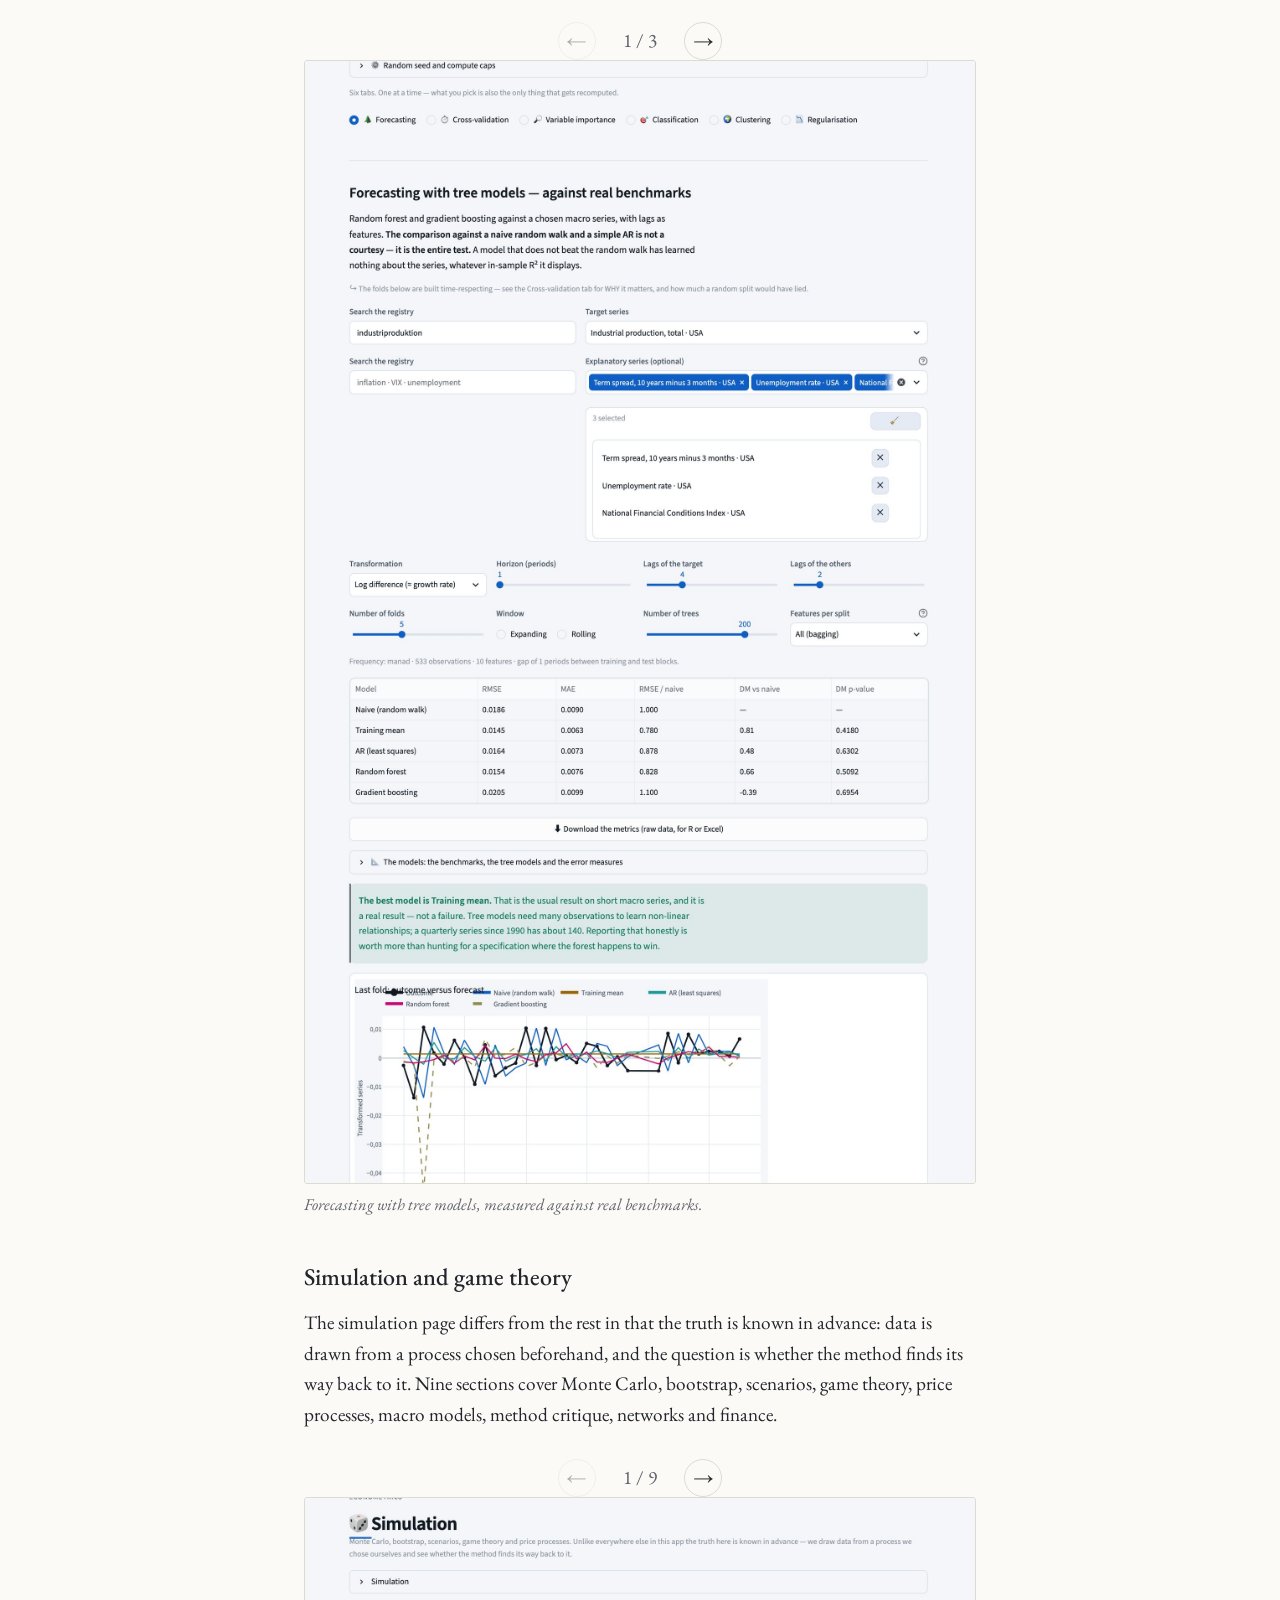
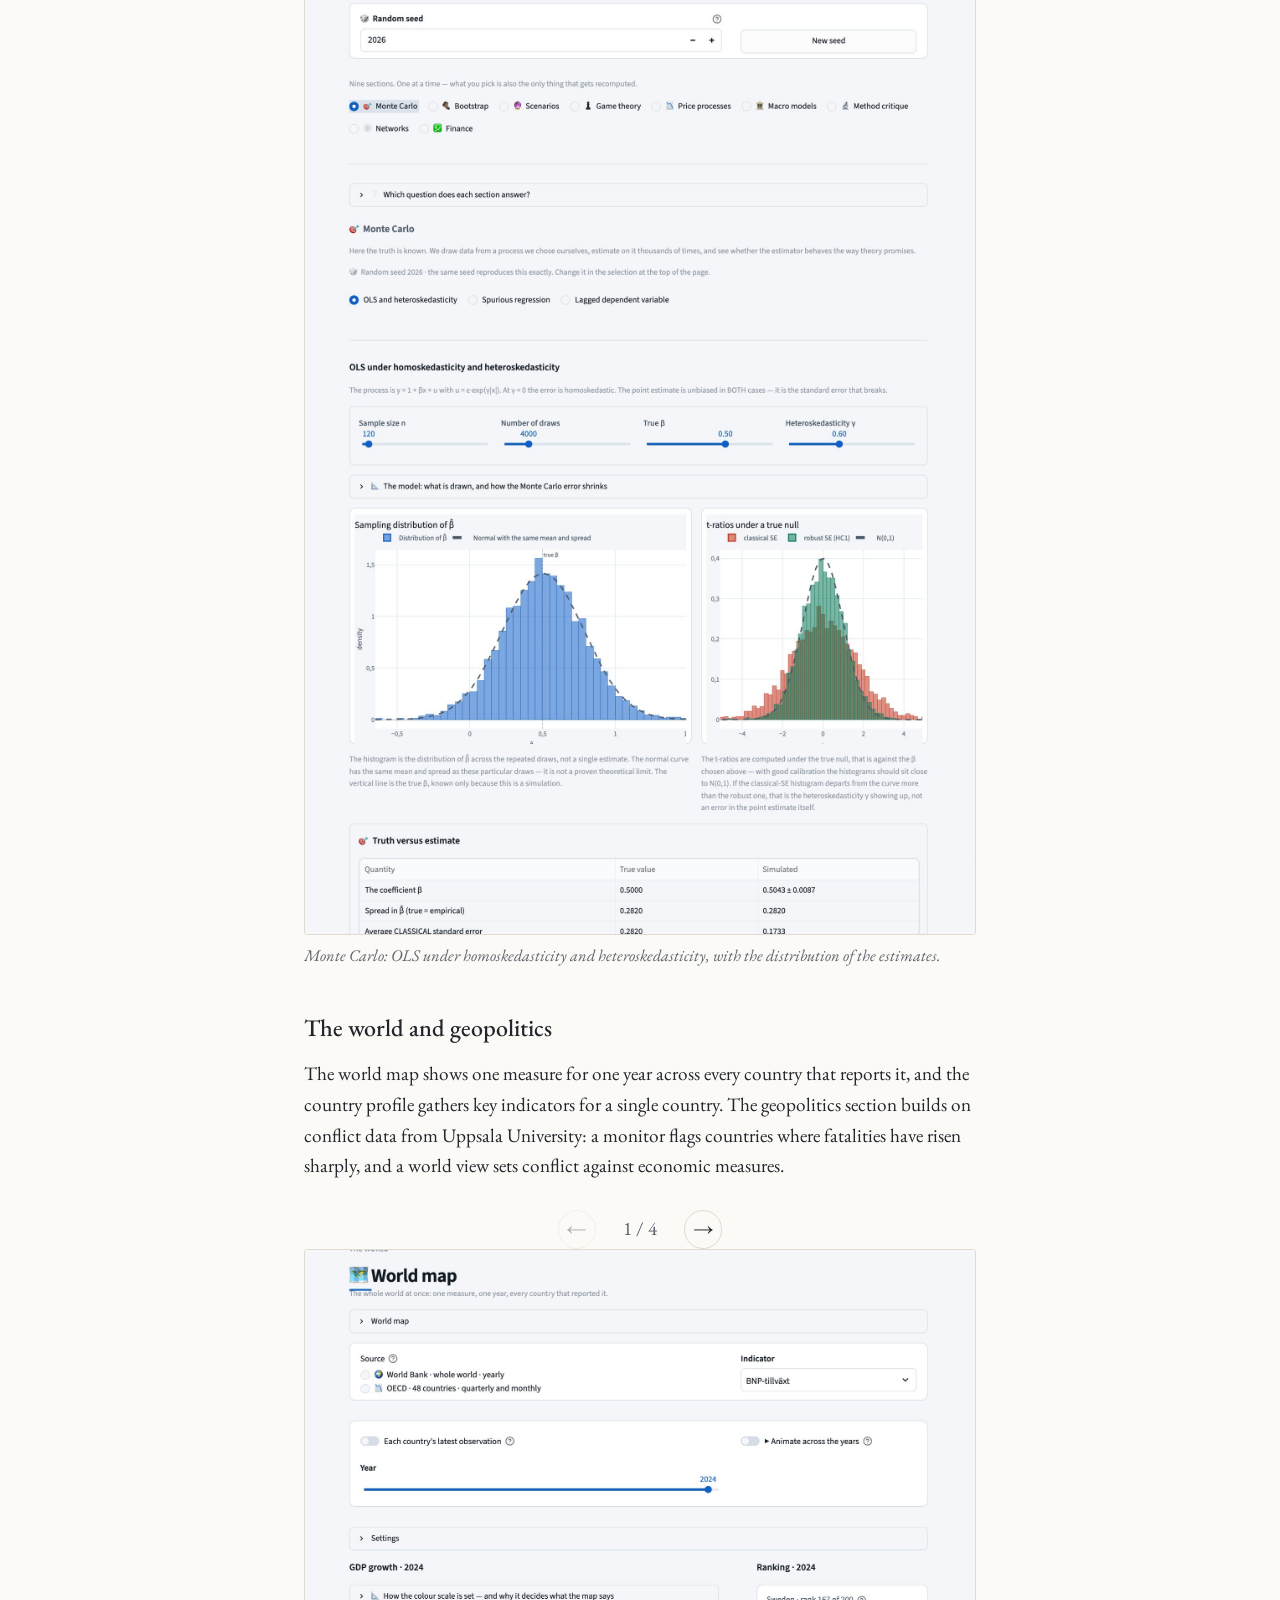
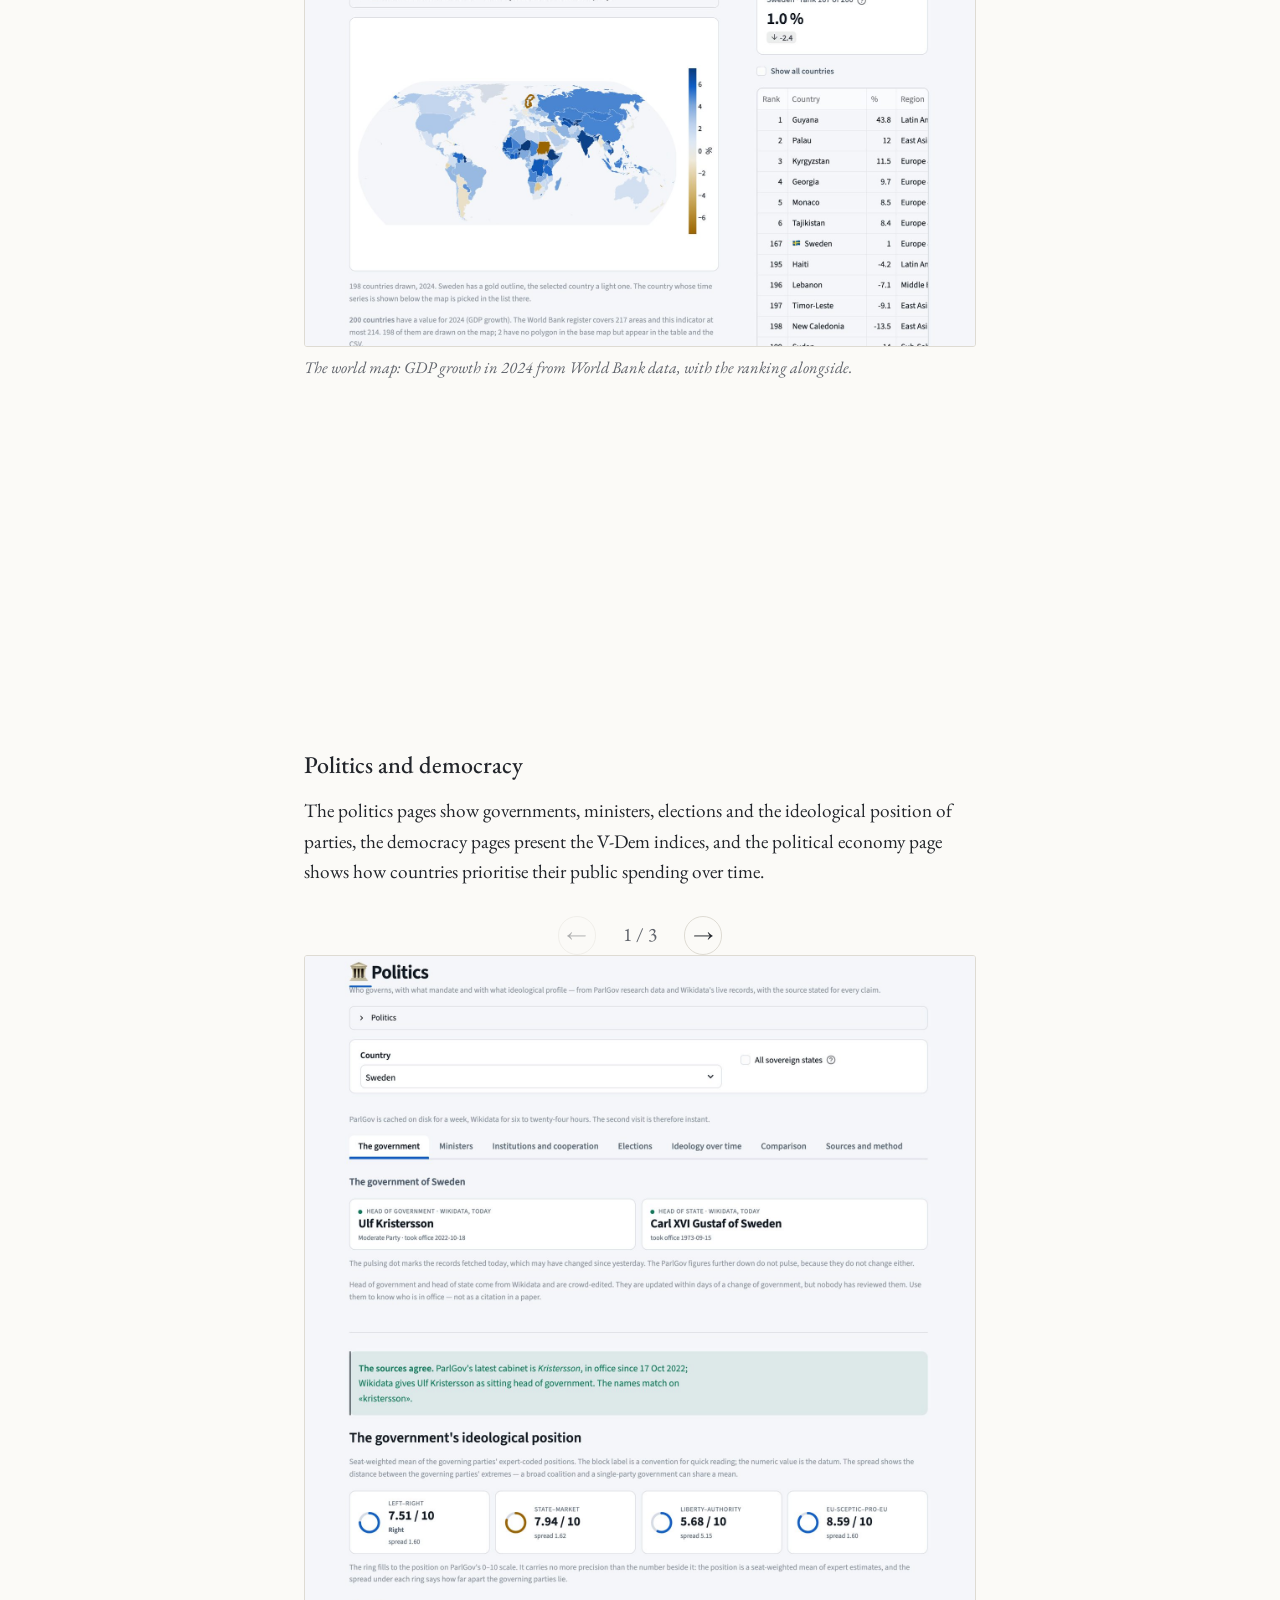
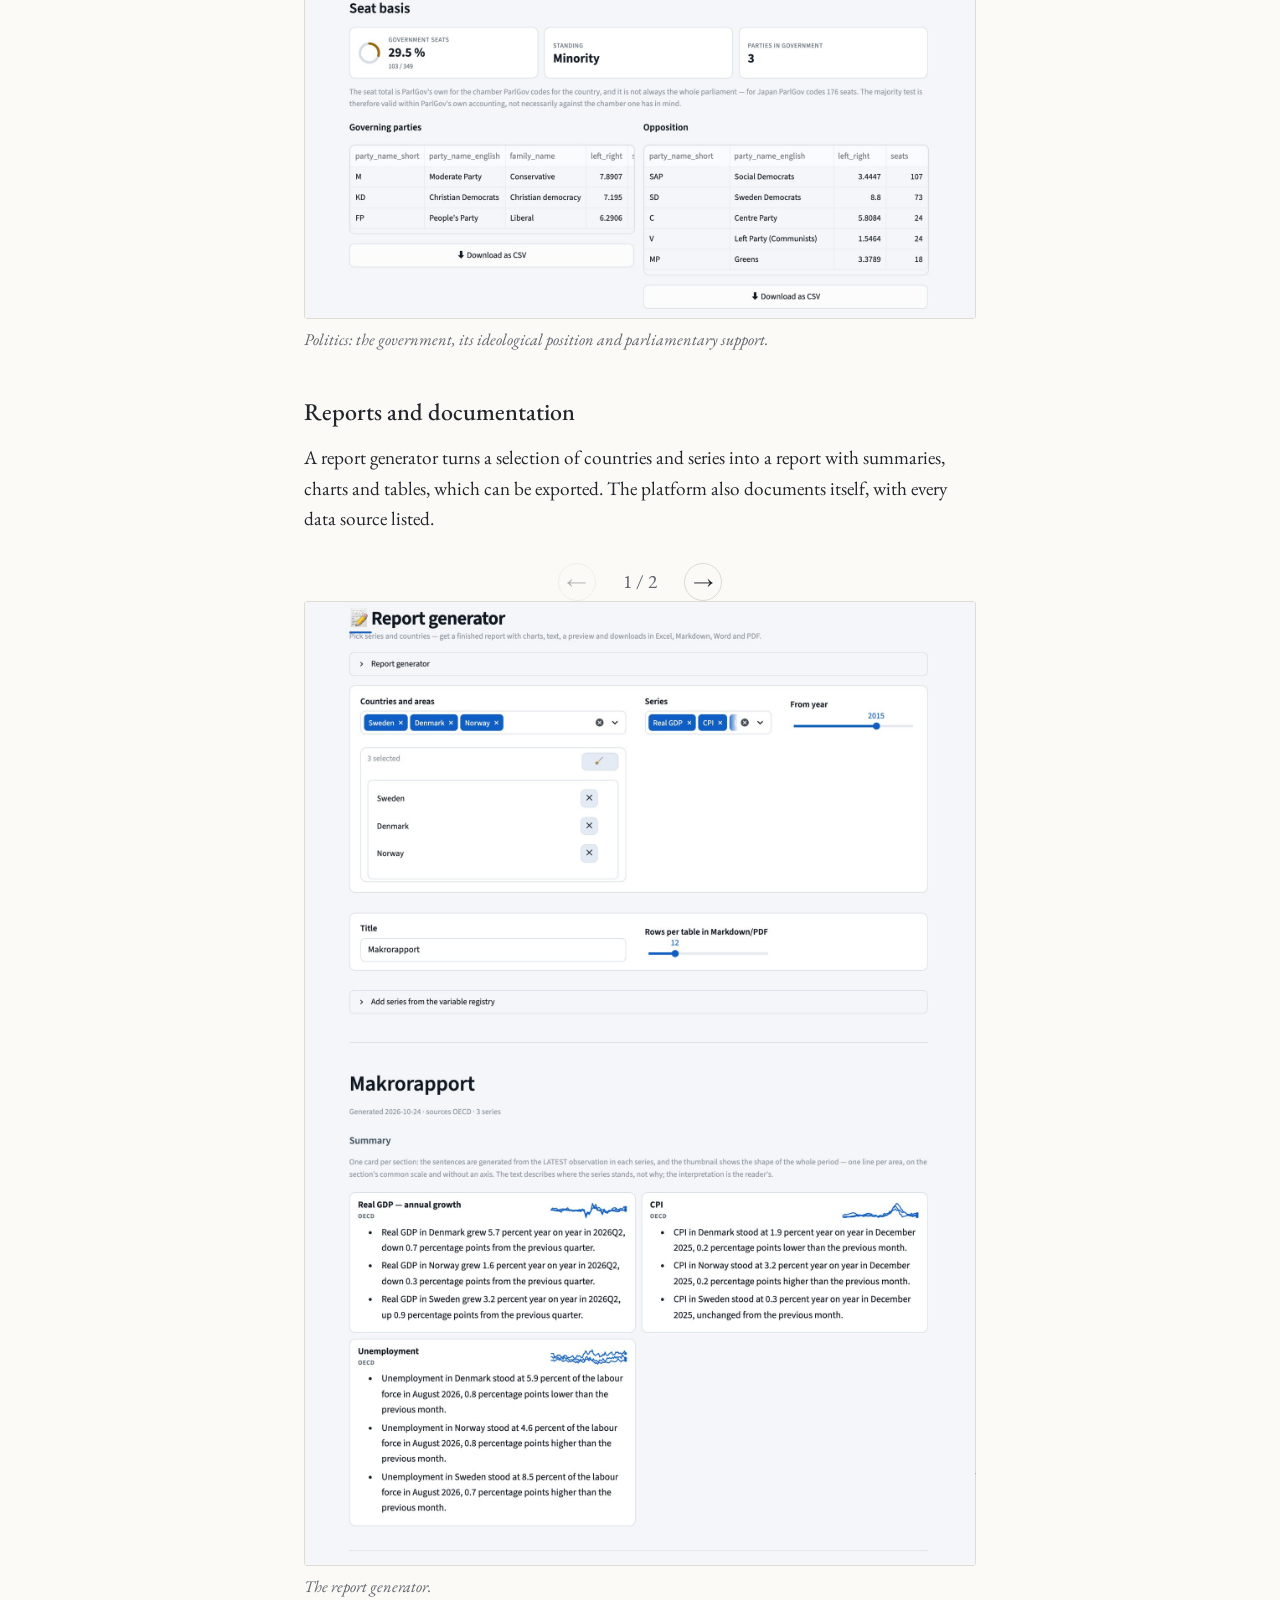
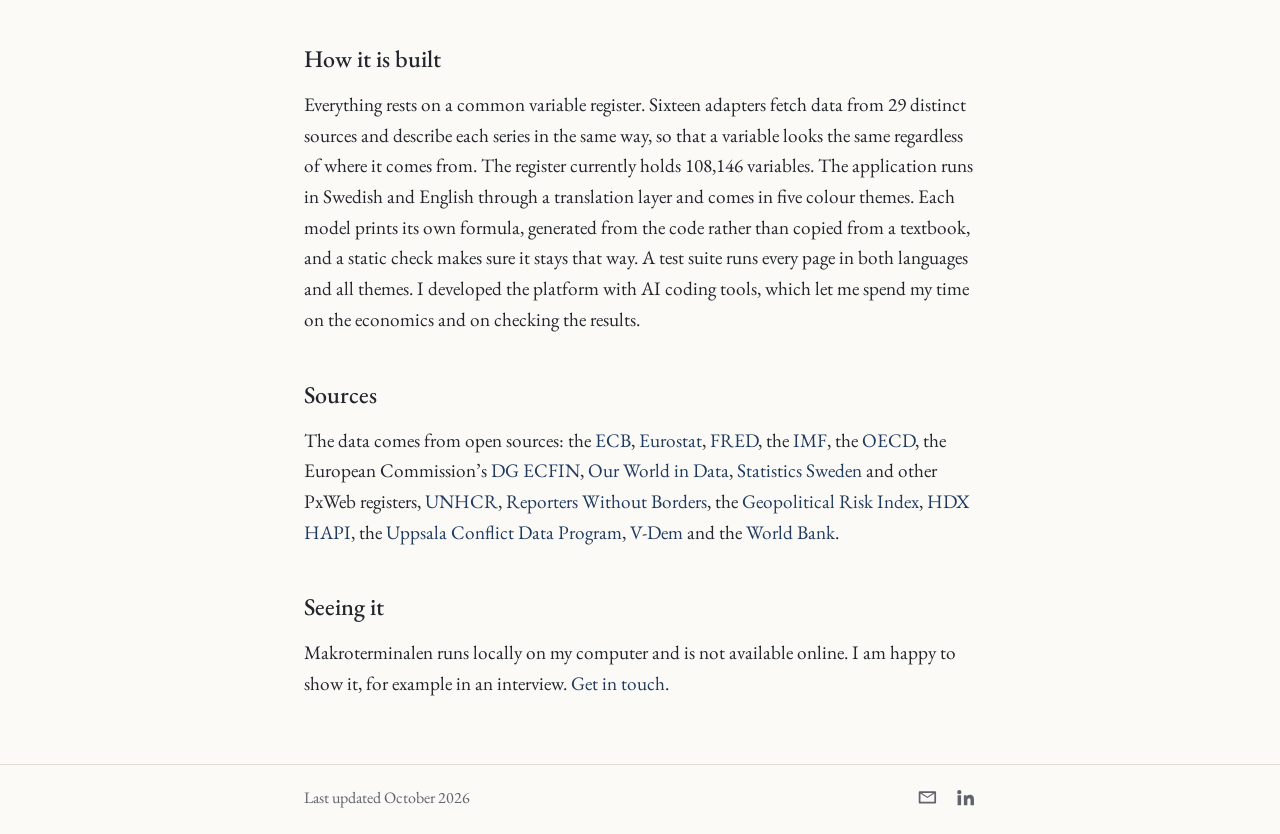
<file: makroterminalen.html>
<!doctype html>
<html lang="en">
<head>
  <meta charset="utf-8">
  <meta name="viewport" content="width=device-width, initial-scale=1">
  <title>Makroterminalen – Daniel Håkansson</title>
  <meta name="description" content="Makroterminalen, an analysis platform for macroeconomic, financial and political data built by Daniel Håkansson.">
  <link rel="alternate" hreflang="en" href="https://daniel-hakansson.github.io/makroterminalen.html">
  <link rel="alternate" hreflang="sv" href="https://daniel-hakansson.github.io/sv/makroterminalen.html">
  <link rel="preconnect" href="https://fonts.googleapis.com">
  <link rel="preconnect" href="https://fonts.gstatic.com" crossorigin>
  <link href="https://fonts.googleapis.com/css2?family=EB+Garamond:ital,wght@0,400;0,500;0,600;1,400&display=swap" rel="stylesheet">
  <link rel="stylesheet" href="style.css">
</head>
<body>
  <header class="site-header">
    <div class="wrap">
      <a class="site-name" href="./">Daniel Håkansson</a>
      <nav>
        <a href="./#papers">Papers</a>
        <a href="./#projects" aria-current="page">Projects</a>
        <a href="./#engagement">Engagement</a>
        <a href="./#contact">Contact</a>
        <a href="cv.html">CV</a>
      </nav>
      <a class="lang" href="sv/makroterminalen.html" hreflang="sv" lang="sv">Svenska</a>
    </div>
  </header>

  <main class="wrap">
    <p class="kicker"><a href="./#projects">Projects</a></p>
    <h1>Makroterminalen</h1>
    <p class="lead">An analysis platform for macroeconomic, financial and political data, built in Python and Streamlit since 2026.</p>

    <section>
      <h2>Why it exists</h2>
      <p>Economic debate is full of claims that are easy to state and slow to check. Testing one usually means downloading spreadsheets from several statistical agencies, aligning their definitions and frequencies, and only then getting to the actual question. I built Makroterminalen so that the same check takes a few minutes: the data is already in one place, in one format, and the tools for analysing it sit next to it.</p>
    </section>

    <section>
      <h2>What it covers</h2>
      <p>The platform has 24 pages, listed in the menu on the left of the image below. They bring together macroeconomic data on growth, prices, interest rates, labour markets, trade and public finances, alongside market data, company data and portfolio analysis. A world map, a country profile and a geopolitics section follow conflicts and geopolitical risk, and separate pages cover politics, democracy and political economy. There are also simulations, from Monte Carlo and bootstrap to game theory and simple macro models, a machine learning section and a report tool that turns an analysis into a document.</p>
      <figure class="shot wide">
        <a href="images/makroterminalen/en/oversikt.jpg"><img src="images/makroterminalen/en/oversikt.jpg" alt="The Makrodata page with real GDP growth for Denmark, Norway and Sweden, and the full menu of 24 pages on the left" width="1800" height="1975"></a>
        <figcaption>The macro data page, with the full menu of the platform on the left. Click an image to see it in full size.</figcaption>
      </figure>
    </section>

    <section>
      <h2>Data, search and monitoring</h2>
      <p>All series sit in one register that can be searched by text, source, category, area, type and frequency. Around it are an economic calendar of central bank meetings and data releases, a searchable database of economics research, a page that keeps track of which watched series have new data or have been revised since the last visit, and a page for browsing and downloading series.</p>
      <div class="gallery" role="region" aria-roledescription="carousel" aria-label="Data, search and monitoring, image series" tabindex="0">
        <div class="gallery-controls">
          <button type="button" class="gallery-prev" aria-label="Previous image">&larr;</button>
          <span class="gallery-count" aria-live="polite">1 / 5</span>
          <button type="button" class="gallery-next" aria-label="Next image">&rarr;</button>
        </div>
        <div class="gallery-track">
          <figure class="slide">
            <a href="images/makroterminalen/en/sok.jpg"><img src="images/makroterminalen/en/sok.jpg" alt="Search page listing variables from the register with filters" width="1600" height="2016"></a>
            <figcaption>Search: more than 108,000 variables, filterable by source, category, area, type and frequency.</figcaption>
          </figure>
          <figure class="slide">
            <a href="images/makroterminalen/en/kalender.jpg"><img src="images/makroterminalen/en/kalender.jpg" alt="Economic calendar with central bank meetings and a table of events" width="1600" height="2298" loading="lazy"></a>
            <figcaption>The economic calendar, with central bank meetings and upcoming data releases.</figcaption>
          </figure>
          <figure class="slide">
            <a href="images/makroterminalen/en/forskning.jpg"><img src="images/makroterminalen/en/forskning.jpg" alt="Research search page with filters for type, source, language and year" width="1600" height="2016" loading="lazy"></a>
            <figcaption>Research: a searchable database of economics papers and reports.</figcaption>
          </figure>
          <figure class="slide">
            <a href="images/makroterminalen/en/forandringar.jpg"><img src="images/makroterminalen/en/forandringar.jpg" alt="Changes page with a table of new data and revisions" width="1600" height="2298" loading="lazy"></a>
            <figcaption>Changes: which watched series have new data or have been revised since the last visit.</figcaption>
          </figure>
          <figure class="slide">
            <a href="images/makroterminalen/en/data-export.jpg"><img src="images/makroterminalen/en/data-export.jpg" alt="Data and export page with a table of OECD series for three countries" width="1600" height="2298" loading="lazy"></a>
            <figcaption>Data and export: browse and download series from the OECD, the Riksbank and FRED.</figcaption>
          </figure>
        </div>
      </div>
    </section>

    <section>
      <h2>Markets, portfolios and supply chains</h2>
      <p>The market pages cover equities, fixed income, currencies, commodities and crypto. The portfolio section lets you build a portfolio from any of these and follow its performance, risk and optimisation, and the supply chain page uses input-output tables to show what an industry buys and sells.</p>
      <div class="gallery" role="region" aria-roledescription="carousel" aria-label="Markets, portfolios and supply chains, image series" tabindex="0">
        <div class="gallery-controls">
          <button type="button" class="gallery-prev" aria-label="Previous image">&larr;</button>
          <span class="gallery-count" aria-live="polite">1 / 6</span>
          <button type="button" class="gallery-next" aria-label="Next image">&rarr;</button>
        </div>
        <div class="gallery-track">
          <figure class="slide">
            <a href="images/makroterminalen/en/marknad-rantor.jpg"><img src="images/makroterminalen/en/marknad-rantor.jpg" alt="Fixed income market page" width="1600" height="2298"></a>
            <figcaption>Fixed income markets.</figcaption>
          </figure>
          <figure class="slide">
            <a href="images/makroterminalen/en/marknad-valuta.jpg"><img src="images/makroterminalen/en/marknad-valuta.jpg" alt="Currency market page" width="1600" height="2298" loading="lazy"></a>
            <figcaption>Currency markets.</figcaption>
          </figure>
          <figure class="slide">
            <a href="images/makroterminalen/en/marknad-ravaror.jpg"><img src="images/makroterminalen/en/marknad-ravaror.jpg" alt="Commodity market page" width="1600" height="2298" loading="lazy"></a>
            <figcaption>Commodities.</figcaption>
          </figure>
          <figure class="slide">
            <a href="images/makroterminalen/en/portfolj-risk.jpg"><img src="images/makroterminalen/en/portfolj-risk.jpg" alt="Portfolio risk tab" width="1600" height="2862" loading="lazy"></a>
            <figcaption>Portfolio risk.</figcaption>
          </figure>
          <figure class="slide">
            <a href="images/makroterminalen/en/portfolj-optimering.jpg"><img src="images/makroterminalen/en/portfolj-optimering.jpg" alt="Portfolio optimisation tab" width="1600" height="2862" loading="lazy"></a>
            <figcaption>Portfolio optimisation.</figcaption>
          </figure>
          <figure class="slide">
            <a href="images/makroterminalen/en/leverantorskedja.jpg"><img src="images/makroterminalen/en/leverantorskedja.jpg" alt="Sankey diagram of what an industry buys and sells" width="1600" height="2298" loading="lazy"></a>
            <figcaption>Supply chains: what an industry buys and sells, from input-output tables, with its multipliers.</figcaption>
          </figure>
        </div>
      </div>
    </section>

    <section>
      <h2>The econometrics lab</h2>
      <p>At the centre is an econometrics lab, organised as a row of tools that all work on the same selection of series. Regression lets you specify the model, add a constant, a trend, seasonal dummies or lags, and choose the covariance matrix, from classical to heteroskedasticity- and autocorrelation-robust standard errors, before the estimated equation is written out with its coefficient table, fit statistics and residual plots. Diagnostics tests the residuals. Time series covers unit roots and stationarity, seasonal decomposition, cointegration and error correction, VAR, ARDL, structural breaks without a preset break date, and forecasting with evaluation. Panel and IV covers pooled OLS, fixed and random effects, instrumental variables and difference-in-differences. Analysis compares series indexed to a base year, computes rolling correlations and runs the Chow test. Filters and cycles sets the Hodrick-Prescott filter, with Hamilton’s critique written out, against Hamilton’s alternative and the Baxter-King and Christiano-Fitzgerald band-pass filters, and adds business cycle dating and nowcasting. Modern methods offers local projections, quantile regression, regularisation, factor models, Markov switching and threshold models.</p>
      <div class="gallery" role="region" aria-roledescription="carousel" aria-label="The econometrics lab, image series" tabindex="0">
        <div class="gallery-controls">
          <button type="button" class="gallery-prev" aria-label="Previous image">&larr;</button>
          <span class="gallery-count" aria-live="polite">1 / 6</span>
          <button type="button" class="gallery-next" aria-label="Next image">&rarr;</button>
        </div>
        <div class="gallery-track">
          <figure class="slide">
            <a href="images/makroterminalen/en/regression-1.jpg"><img src="images/makroterminalen/en/regression-1.jpg" alt="Regression tool with model specification, standard error options and the estimated equation" width="1600" height="2136"></a>
            <figcaption>Regression, part 1: the row of tools at the top, then specification, additions, the choice of standard errors and the estimated equation with its coefficients.</figcaption>
          </figure>
          <figure class="slide">
            <a href="images/makroterminalen/en/regression-2.jpg"><img src="images/makroterminalen/en/regression-2.jpg" alt="Regression fit statistics, coefficient interpretation and residual plots" width="1600" height="1424" loading="lazy"></a>
            <figcaption>Regression, part 2: fit statistics, how to read the coefficients, and fitted values and residuals over time.</figcaption>
          </figure>
          <figure class="slide">
            <a href="images/makroterminalen/en/tidsserier.jpg"><img src="images/makroterminalen/en/tidsserier.jpg" alt="Time series tool with unit root and stationarity tests" width="1600" height="1727" loading="lazy"></a>
            <figcaption>Time series: seven methods, here unit root and stationarity tests (ADF, KPSS, Zivot-Andrews) for three Swedish series.</figcaption>
          </figure>
          <figure class="slide">
            <a href="images/makroterminalen/en/filter-1.jpg"><img src="images/makroterminalen/en/filter-1.jpg" alt="Filters and cycles tool with the HP filter formula" width="1600" height="1868" loading="lazy"></a>
            <figcaption>Filters and cycles: the Hodrick-Prescott filter with its minimisation problem written out.</figcaption>
          </figure>
          <figure class="slide">
            <a href="images/makroterminalen/en/filter-2.jpg"><img src="images/makroterminalen/en/filter-2.jpg" alt="Trend and cycle of Swedish GDP and the critique of the HP filter" width="1600" height="1974" loading="lazy"></a>
            <figcaption>Filters and cycles: trend and cycle in Swedish GDP, followed by Hamilton’s critique of the HP filter.</figcaption>
          </figure>
          <figure class="slide">
            <a href="images/makroterminalen/en/moderna.jpg"><img src="images/makroterminalen/en/moderna.jpg" alt="Local projections impulse response in the modern methods tool" width="1600" height="2643" loading="lazy"></a>
            <figcaption>Modern methods: six methods, here the response of Swedish GDP to a shock in CPI, estimated with local projections.</figcaption>
          </figure>
        </div>
      </div>
    </section>

    <section>
      <h2>Machine learning and visualisation</h2>
      <p>Six tabs ask when machine learning helps in economic analysis and when it does not: forecasting, nowcasting, variable selection, classification, clustering and regularisation, each measured against a simple benchmark. The visualisation page offers some ten kinds of figure, from response surfaces and parameter landscapes to fan charts and phase diagrams.</p>
      <div class="gallery" role="region" aria-roledescription="carousel" aria-label="Machine learning and visualisation, image series" tabindex="0">
        <div class="gallery-controls">
          <button type="button" class="gallery-prev" aria-label="Previous image">&larr;</button>
          <span class="gallery-count" aria-live="polite">1 / 3</span>
          <button type="button" class="gallery-next" aria-label="Next image">&rarr;</button>
        </div>
        <div class="gallery-track">
          <figure class="slide">
            <a href="images/makroterminalen/en/ml-prognos.jpg"><img src="images/makroterminalen/en/ml-prognos.jpg" alt="Machine learning forecast comparison table and chart" width="1600" height="2678"></a>
            <figcaption>Forecasting with tree models, measured against real benchmarks.</figcaption>
          </figure>
          <figure class="slide">
            <a href="images/makroterminalen/en/ml-klassificering.jpg"><img src="images/makroterminalen/en/ml-klassificering.jpg" alt="Recession classification with confusion matrix and ROC curve" width="1600" height="2678" loading="lazy"></a>
            <figcaption>Classification of rare events such as recessions, with a confusion matrix and ROC curve.</figcaption>
          </figure>
          <figure class="slide">
            <a href="images/makroterminalen/en/visualisering.jpg"><img src="images/makroterminalen/en/visualisering.jpg" alt="Visualisation page with its figure options" width="1600" height="2298" loading="lazy"></a>
            <figcaption>Visualisation: some ten kinds of figure on the same selection of series.</figcaption>
          </figure>
        </div>
      </div>
    </section>

    <section>
      <h2>Simulation and game theory</h2>
      <p>The simulation page differs from the rest in that the truth is known in advance: data is drawn from a process chosen beforehand, and the question is whether the method finds its way back to it. Nine sections cover Monte Carlo, bootstrap, scenarios, game theory, price processes, macro models, method critique, networks and finance.</p>
      <div class="gallery" role="region" aria-roledescription="carousel" aria-label="Simulation and game theory, image series" tabindex="0">
        <div class="gallery-controls">
          <button type="button" class="gallery-prev" aria-label="Previous image">&larr;</button>
          <span class="gallery-count" aria-live="polite">1 / 9</span>
          <button type="button" class="gallery-next" aria-label="Next image">&rarr;</button>
        </div>
        <div class="gallery-track">
          <figure class="slide">
            <a href="images/makroterminalen/en/sim-monte.jpg"><img src="images/makroterminalen/en/sim-monte.jpg" alt="Monte Carlo simulation of OLS estimates" width="1600" height="2474"></a>
            <figcaption>Monte Carlo: OLS under homoskedasticity and heteroskedasticity, with the distribution of the estimates.</figcaption>
          </figure>
          <figure class="slide">
            <a href="images/makroterminalen/en/sim-bootstrap.jpg"><img src="images/makroterminalen/en/sim-bootstrap.jpg" alt="Block bootstrap of a time series" width="1600" height="2227" loading="lazy"></a>
            <figcaption>Bootstrap: resampling a time series in blocks, and the distribution of the estimator.</figcaption>
          </figure>
          <figure class="slide">
            <a href="images/makroterminalen/en/sim-scenario.jpg"><img src="images/makroterminalen/en/sim-scenario.jpg" alt="Scenario analysis with a VAR" width="1600" height="2368" loading="lazy"></a>
            <figcaption>Scenarios: a VAR with scenario paths and uncertainty bands.</figcaption>
          </figure>
          <figure class="slide">
            <a href="images/makroterminalen/en/sim-spelteori.jpg"><img src="images/makroterminalen/en/sim-spelteori.jpg" alt="Normal-form game with payoff matrices and Nash equilibrium" width="1600" height="2368" loading="lazy"></a>
            <figcaption>Game theory: seven kinds of game, here a normal-form game with payoff matrices and its Nash equilibrium.</figcaption>
          </figure>
          <figure class="slide">
            <a href="images/makroterminalen/en/sim-pris.jpg"><img src="images/makroterminalen/en/sim-pris.jpg" alt="Random walk price process with value at risk" width="1600" height="2086" loading="lazy"></a>
            <figcaption>Price processes: a simulated random walk and the value at risk it implies.</figcaption>
          </figure>
          <figure class="slide">
            <a href="images/makroterminalen/en/sim-makro.jpg"><img src="images/makroterminalen/en/sim-makro.jpg" alt="Three-equation macro model with formulas and impulse responses" width="1600" height="2227" loading="lazy"></a>
            <figcaption>Macro models: the three-equation model with IS curve, Phillips curve and Taylor rule, and its impulse responses.</figcaption>
          </figure>
          <figure class="slide">
            <a href="images/makroterminalen/en/sim-metodkritik.jpg"><img src="images/makroterminalen/en/sim-metodkritik.jpg" alt="Method critique on p-hacking with formulas" width="1600" height="2298" loading="lazy"></a>
            <figcaption>Method critique: how p-hacking and multiple testing produce significant results from noise, with the formulas written out.</figcaption>
          </figure>
          <figure class="slide">
            <a href="images/makroterminalen/en/sim-natverk.jpg"><img src="images/makroterminalen/en/sim-natverk.jpg" alt="Interbank network and contagion simulation" width="1600" height="2157" loading="lazy"></a>
            <figcaption>Networks: financial contagion in an interbank network.</figcaption>
          </figure>
          <figure class="slide">
            <a href="images/makroterminalen/en/sim-finans.jpg"><img src="images/makroterminalen/en/sim-finans.jpg" alt="Markowitz efficient frontier formulas" width="1600" height="2016" loading="lazy"></a>
            <figcaption>Finance: the Markowitz efficient frontier with its formulas.</figcaption>
          </figure>
        </div>
      </div>
    </section>

    <section>
      <h2>The world and geopolitics</h2>
      <p>The world map shows one measure for one year across every country that reports it, and the country profile gathers key indicators for a single country. The geopolitics section builds on conflict data from Uppsala University: a monitor flags countries where fatalities have risen sharply, and a world view sets conflict against economic measures.</p>
      <div class="gallery" role="region" aria-roledescription="carousel" aria-label="The world and geopolitics, image series" tabindex="0">
        <div class="gallery-controls">
          <button type="button" class="gallery-prev" aria-label="Previous image">&larr;</button>
          <span class="gallery-count" aria-live="polite">1 / 4</span>
          <button type="button" class="gallery-next" aria-label="Next image">&rarr;</button>
        </div>
        <div class="gallery-track">
          <figure class="slide">
            <a href="images/makroterminalen/en/varldskarta.jpg"><img src="images/makroterminalen/en/varldskarta.jpg" alt="World map of GDP growth with a country ranking" width="1600" height="1663"></a>
            <figcaption>The world map: GDP growth in 2024 from World Bank data, with the ranking alongside.</figcaption>
          </figure>
          <figure class="slide">
            <a href="images/makroterminalen/en/landsprofil.jpg"><img src="images/makroterminalen/en/landsprofil.jpg" alt="Country profile for Sweden with key indicators" width="1600" height="2298" loading="lazy"></a>
            <figcaption>The country profile: key indicators and the political profile for Sweden.</figcaption>
          </figure>
          <figure class="slide">
            <a href="images/makroterminalen/en/geopolitik.jpg"><img src="images/makroterminalen/en/geopolitik.jpg" alt="Geopolitics monitor with alerts for countries where conflict fatalities have increased" width="1600" height="1734" loading="lazy"></a>
            <figcaption>The geopolitics monitor, built on the Uppsala Conflict Data Program.</figcaption>
          </figure>
          <figure class="slide">
            <a href="images/makroterminalen/en/geopolitik-varlden.jpg"><img src="images/makroterminalen/en/geopolitik-varlden.jpg" alt="World map of conflict and a scatter plot against an economic measure" width="1600" height="2439" loading="lazy"></a>
            <figcaption>Geopolitics, world view: conflict on a map and against economic measures.</figcaption>
          </figure>
        </div>
      </div>
    </section>

    <section>
      <h2>Politics and democracy</h2>
      <p>The politics pages show governments, ministers, elections and the ideological position of parties, the democracy pages present the V-Dem indices, and the political economy page shows how countries prioritise their public spending over time.</p>
      <div class="gallery" role="region" aria-roledescription="carousel" aria-label="Politics and democracy, image series" tabindex="0">
        <div class="gallery-controls">
          <button type="button" class="gallery-prev" aria-label="Previous image">&larr;</button>
          <span class="gallery-count" aria-live="polite">1 / 3</span>
          <button type="button" class="gallery-next" aria-label="Next image">&rarr;</button>
        </div>
        <div class="gallery-track">
          <figure class="slide">
            <a href="images/makroterminalen/en/politik.jpg"><img src="images/makroterminalen/en/politik.jpg" alt="Politics page with the government and its ideological position" width="1600" height="2298"></a>
            <figcaption>Politics: the government, its ideological position and parliamentary support.</figcaption>
          </figure>
          <figure class="slide">
            <a href="images/makroterminalen/en/demokrati.jpg"><img src="images/makroterminalen/en/demokrati.jpg" alt="Democracy page with V-Dem indices for Sweden and the formula used" width="1600" height="1628" loading="lazy"></a>
            <figcaption>The democracy page, built on V-Dem, explains what it computes and writes out the formula.</figcaption>
          </figure>
          <figure class="slide">
            <a href="images/makroterminalen/en/politisk-ekonomi.jpg"><img src="images/makroterminalen/en/politisk-ekonomi.jpg" alt="Political economy chart of public spending by purpose" width="1600" height="2298" loading="lazy"></a>
            <figcaption>Political economy: how public spending is divided between purposes over time.</figcaption>
          </figure>
        </div>
      </div>
    </section>

    <section>
      <h2>Reports and documentation</h2>
      <p>A report generator turns a selection of countries and series into a report with summaries, charts and tables, which can be exported. The platform also documents itself, with every data source listed.</p>
      <div class="gallery" role="region" aria-roledescription="carousel" aria-label="Reports and documentation, image series" tabindex="0">
        <div class="gallery-controls">
          <button type="button" class="gallery-prev" aria-label="Previous image">&larr;</button>
          <span class="gallery-count" aria-live="polite">1 / 2</span>
          <button type="button" class="gallery-next" aria-label="Next image">&rarr;</button>
        </div>
        <div class="gallery-track">
          <figure class="slide">
            <a href="images/makroterminalen/en/rapport.jpg"><img src="images/makroterminalen/en/rapport.jpg" alt="Report generator with an automatically written report" width="1600" height="2298"></a>
            <figcaption>The report generator.</figcaption>
          </figure>
          <figure class="slide">
            <a href="images/makroterminalen/en/om.jpg"><img src="images/makroterminalen/en/om.jpg" alt="About page with key figures and the list of data sources" width="1600" height="2016" loading="lazy"></a>
            <figcaption>About Makroterminalen: the platform’s own documentation and list of sources.</figcaption>
          </figure>
        </div>
      </div>
    </section>

    <section>
      <h2>How it is built</h2>
      <p>Everything rests on a common variable register. Sixteen adapters fetch data from 29 distinct sources and describe each series in the same way, so that a variable looks the same regardless of where it comes from. The register currently holds 108,146 variables. The application runs in Swedish and English through a translation layer and comes in five colour themes. Each model prints its own formula, generated from the code rather than copied from a textbook, and a static check makes sure it stays that way. A test suite runs every page in both languages and all themes. I developed the platform with AI coding tools, which let me spend my time on the economics and on checking the results.</p>
    </section>

    <section>
      <h2>Sources</h2>
      <p>The data comes from open sources: the <a href="https://www.ecb.europa.eu">ECB</a>, <a href="https://ec.europa.eu/eurostat">Eurostat</a>, <a href="https://fred.stlouisfed.org">FRED</a>, the <a href="https://www.imf.org">IMF</a>, the <a href="https://www.oecd.org">OECD</a>, the European Commission’s <a href="https://economy-finance.ec.europa.eu">DG ECFIN</a>, <a href="https://ourworldindata.org">Our World in Data</a>, <a href="https://www.scb.se/en/">Statistics Sweden</a> and other PxWeb registers, <a href="https://www.unhcr.org/refugee-statistics">UNHCR</a>, <a href="https://rsf.org">Reporters Without Borders</a>, the <a href="https://www.matteoiacoviello.com/gpr.htm">Geopolitical Risk Index</a>, <a href="https://hapi.humdata.org">HDX HAPI</a>, the <a href="https://ucdp.uu.se">Uppsala Conflict Data Program</a>, <a href="https://www.v-dem.net">V-Dem</a> and the <a href="https://data.worldbank.org">World Bank</a>.</p>
    </section>

    <section>
      <h2>Seeing it</h2>
      <p>Makroterminalen runs locally on my computer and is not available online. I am happy to show it, for example in an interview. <a href="./#contact">Get in touch</a>.</p>
    </section>
  </main>

  <footer class="site-footer">
    <div class="wrap">
      <span>Last updated October 2026</span>
      <span class="icons">
        <a class="email-link" href="./#contact" aria-label="Email" title="Email"><svg viewBox="0 0 24 24" aria-hidden="true"><path d="M3 5h18a1 1 0 0 1 1 1v12a1 1 0 0 1-1 1H3a1 1 0 0 1-1-1V6a1 1 0 0 1 1-1Zm1 2.4V17h16V7.4l-8 5.3-8-5.3ZM5.6 7 12 11.2 18.4 7H5.6Z"/></svg></a>
        <a href="https://se.linkedin.com/in/daniel-h%C3%A5kansson-78451b238" aria-label="LinkedIn" title="LinkedIn"><svg viewBox="0 0 24 24" aria-hidden="true"><path d="M4.98 3.5a2.5 2.5 0 1 1 0 5 2.5 2.5 0 0 1 0-5ZM3 9.5h4V21H3V9.5Zm6.5 0h3.8v1.6h.06c.53-1 1.83-2.06 3.77-2.06 4.03 0 4.77 2.65 4.77 6.1V21h-4v-5.1c0-1.22-.02-2.79-1.7-2.79-1.7 0-1.96 1.33-1.96 2.7V21h-4V9.5Z"/></svg></a>
      </span>
    </div>
  </footer>
  <script src="email.js"></script>
  <script src="gallery.js"></script>
</body>
</html>
</file>
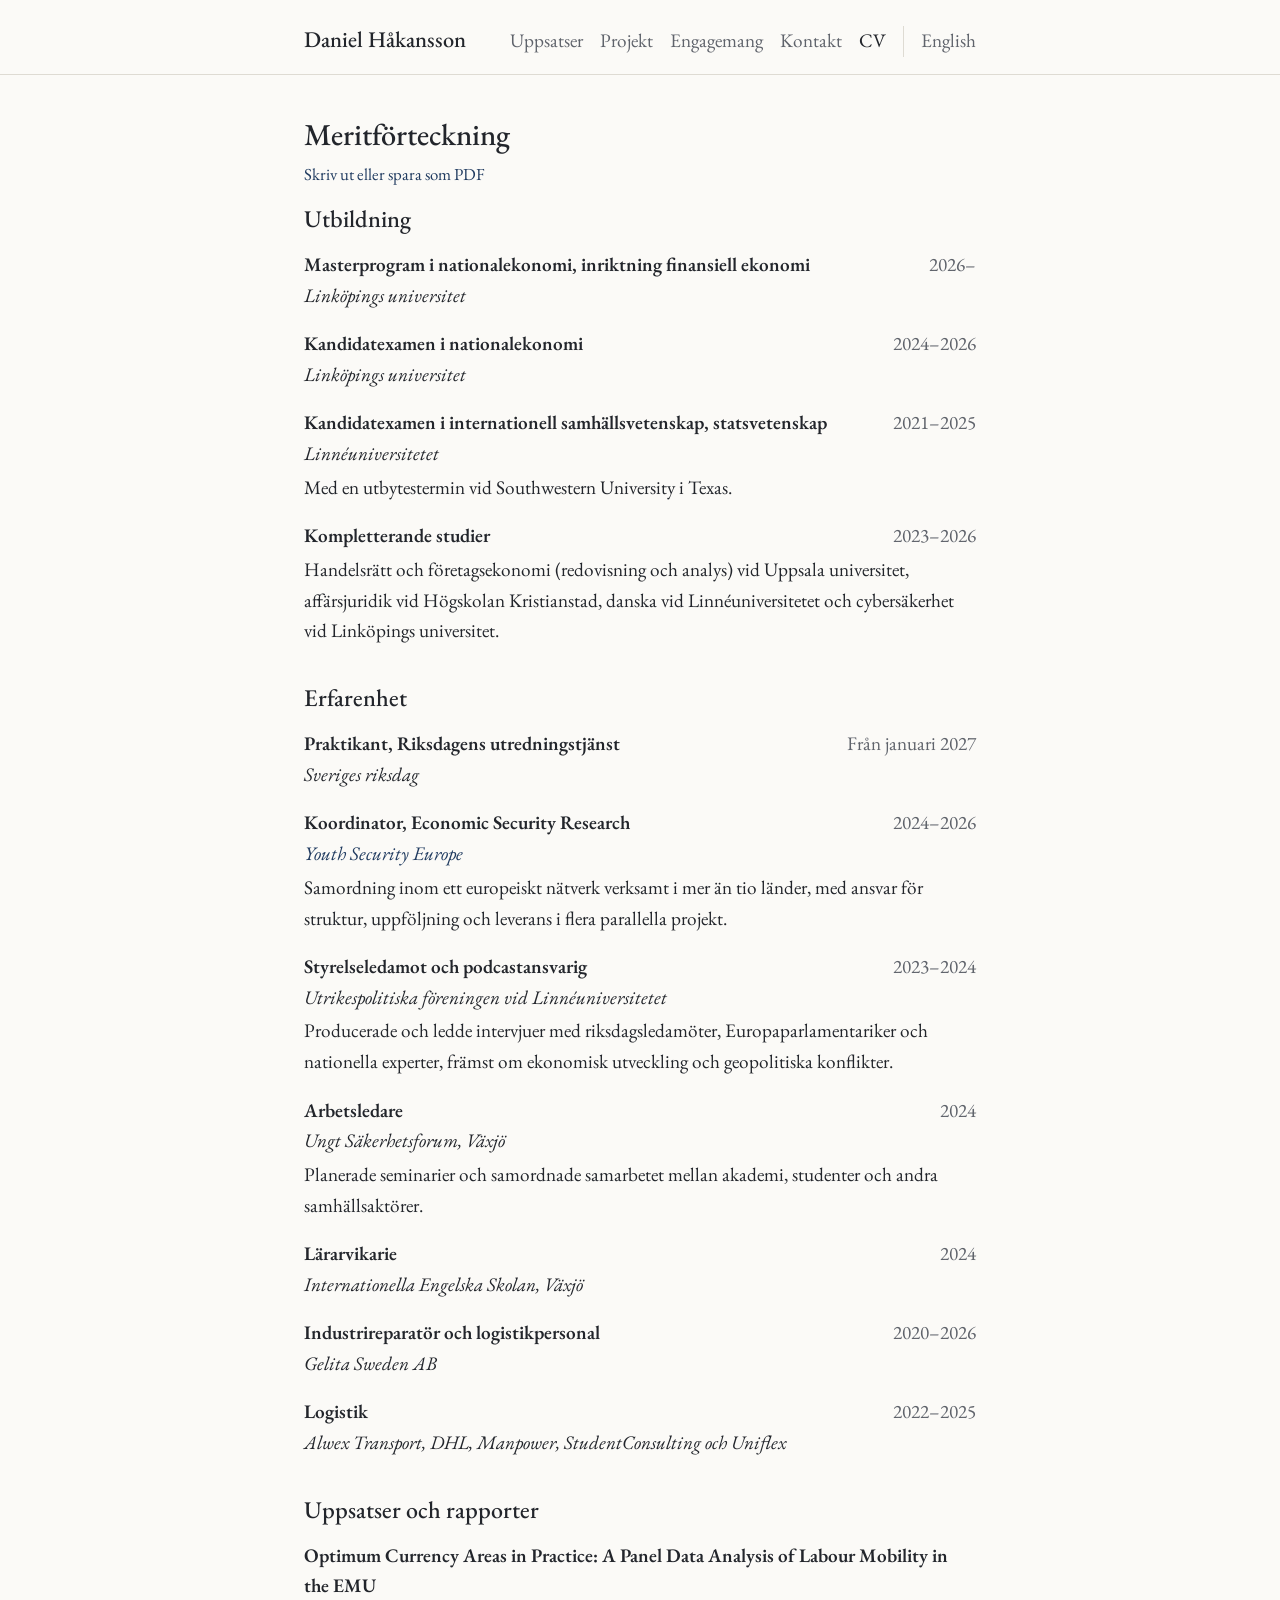
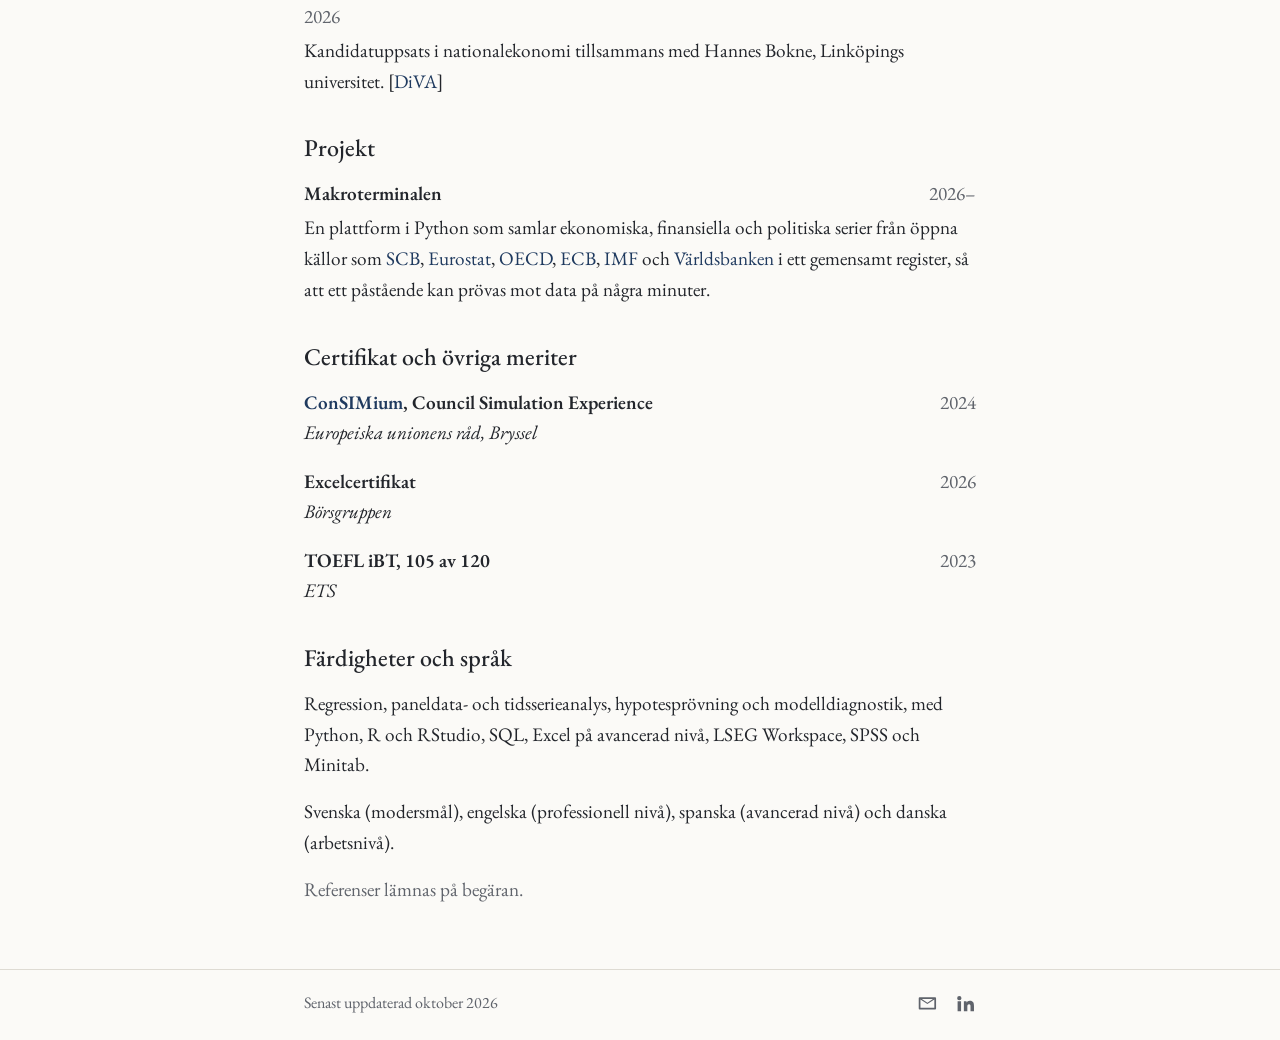
<file: sv/cv.html>
<!doctype html>
<html lang="sv">
<head>
  <meta charset="utf-8">
  <meta name="viewport" content="width=device-width, initial-scale=1">
  <title>CV – Daniel Håkansson</title>
  <meta name="description" content="Meritförteckning för Daniel Håkansson, masterstudent i nationalekonomi vid Linköpings universitet.">
  <link rel="alternate" hreflang="en" href="https://daniel-hakansson.github.io/cv.html">
  <link rel="alternate" hreflang="sv" href="https://daniel-hakansson.github.io/sv/cv.html">
  <link rel="preconnect" href="https://fonts.googleapis.com">
  <link rel="preconnect" href="https://fonts.gstatic.com" crossorigin>
  <link href="https://fonts.googleapis.com/css2?family=EB+Garamond:ital,wght@0,400;0,500;0,600;1,400&display=swap" rel="stylesheet">
  <link rel="stylesheet" href="../style.css">
</head>
<body>
  <header class="site-header">
    <div class="wrap">
      <a class="site-name" href="./">Daniel Håkansson</a>
      <nav>
        <a href="./#papers">Uppsatser</a>
        <a href="./#projects">Projekt</a>
        <a href="./#engagement">Engagemang</a>
        <a href="./#contact">Kontakt</a>
        <a href="cv.html" aria-current="page">CV</a>
      </nav>
      <a class="lang" href="../cv.html" hreflang="en" lang="en">English</a>
    </div>
  </header>

  <main class="wrap cv">
    <h1>Meritförteckning</h1>
    <p class="print-note"><a href="javascript:window.print()">Skriv ut eller spara som PDF</a></p>

    <section>
      <h2>Utbildning</h2>
      <div class="entry">
        <div class="entry-head"><span class="entry-title">Masterprogram i nationalekonomi, inriktning finansiell ekonomi</span><span class="entry-date">2026–</span></div>
        <div class="entry-org">Linköpings universitet</div>
      </div>
      <div class="entry">
        <div class="entry-head"><span class="entry-title">Kandidatexamen i nationalekonomi</span><span class="entry-date">2024–2026</span></div>
        <div class="entry-org">Linköpings universitet</div>
      </div>
      <div class="entry">
        <div class="entry-head"><span class="entry-title">Kandidatexamen i internationell samhällsvetenskap, statsvetenskap</span><span class="entry-date">2021–2025</span></div>
        <div class="entry-org">Linnéuniversitetet</div>
        <p>Med en utbytestermin vid Southwestern University i Texas.</p>
      </div>
      <div class="entry">
        <div class="entry-head"><span class="entry-title">Kompletterande studier</span><span class="entry-date">2023–2026</span></div>
        <p>Handelsrätt och företagsekonomi (redovisning och analys) vid Uppsala universitet, affärsjuridik vid Högskolan Kristianstad, danska vid Linnéuniversitetet och cybersäkerhet vid Linköpings universitet.</p>
      </div>
    </section>

    <section>
      <h2>Erfarenhet</h2>
      <div class="entry">
        <div class="entry-head"><span class="entry-title">Praktikant, Riksdagens utredningstjänst</span><span class="entry-date">Från januari 2027</span></div>
        <div class="entry-org">Sveriges riksdag</div>
      </div>
      <div class="entry">
        <div class="entry-head"><span class="entry-title">Koordinator, Economic Security Research</span><span class="entry-date">2024–2026</span></div>
        <div class="entry-org"><a href="https://youthsecurity.eu">Youth Security Europe</a></div>
        <p>Samordning inom ett europeiskt nätverk verksamt i mer än tio länder, med ansvar för struktur, uppföljning och leverans i flera parallella projekt.</p>
      </div>
      <div class="entry">
        <div class="entry-head"><span class="entry-title">Styrelseledamot och podcastansvarig</span><span class="entry-date">2023–2024</span></div>
        <div class="entry-org">Utrikespolitiska föreningen vid Linnéuniversitetet</div>
        <p>Producerade och ledde intervjuer med riksdagsledamöter, Europaparlamentariker och nationella experter, främst om ekonomisk utveckling och geopolitiska konflikter.</p>
      </div>
      <div class="entry">
        <div class="entry-head"><span class="entry-title">Arbetsledare</span><span class="entry-date">2024</span></div>
        <div class="entry-org">Ungt Säkerhetsforum, Växjö</div>
        <p>Planerade seminarier och samordnade samarbetet mellan akademi, studenter och andra samhällsaktörer.</p>
      </div>
      <div class="entry">
        <div class="entry-head"><span class="entry-title">Lärarvikarie</span><span class="entry-date">2024</span></div>
        <div class="entry-org">Internationella Engelska Skolan, Växjö</div>
      </div>
      <div class="entry">
        <div class="entry-head"><span class="entry-title">Industrireparatör och logistikpersonal</span><span class="entry-date">2020–2026</span></div>
        <div class="entry-org">Gelita Sweden AB</div>
      </div>
      <div class="entry">
        <div class="entry-head"><span class="entry-title">Logistik</span><span class="entry-date">2022–2025</span></div>
        <div class="entry-org">Alwex Transport, DHL, Manpower, StudentConsulting och Uniflex</div>
      </div>
    </section>

    <section>
      <h2>Uppsatser och rapporter</h2>
      <div class="entry">
        <div class="entry-head"><span class="entry-title" lang="en">Optimum Currency Areas in Practice: A Panel Data Analysis of Labour Mobility in the EMU</span><span class="entry-date">2026</span></div>
        <p>Kandidatuppsats i nationalekonomi tillsammans med Hannes Bokne, Linköpings universitet. [<a href="https://urn.kb.se/resolve?urn=urn:nbn:se:liu:diva-224443">DiVA</a>]</p>
      </div>
    </section>

    <section>
      <h2>Projekt</h2>
      <div class="entry">
        <div class="entry-head"><span class="entry-title">Makroterminalen</span><span class="entry-date">2026–</span></div>
        <p>En plattform i Python som samlar ekonomiska, finansiella och politiska serier från öppna källor som <a href="https://www.scb.se">SCB</a>, <a href="https://ec.europa.eu/eurostat">Eurostat</a>, <a href="https://www.oecd.org">OECD</a>, <a href="https://www.ecb.europa.eu">ECB</a>, <a href="https://www.imf.org">IMF</a> och <a href="https://www.worldbank.org">Världsbanken</a> i ett gemensamt register, så att ett påstående kan prövas mot data på några minuter.</p>
      </div>
    </section>

    <section>
      <h2>Certifikat och övriga meriter</h2>
      <div class="entry">
        <div class="entry-head"><span class="entry-title"><a href="https://www.consilium.europa.eu/en/events/consimium/">ConSIMium</a>, Council Simulation Experience</span><span class="entry-date">2024</span></div>
        <div class="entry-org">Europeiska unionens råd, Bryssel</div>
      </div>
      <div class="entry">
        <div class="entry-head"><span class="entry-title">Excelcertifikat</span><span class="entry-date">2026</span></div>
        <div class="entry-org">Börsgruppen</div>
      </div>
      <div class="entry">
        <div class="entry-head"><span class="entry-title">TOEFL iBT, 105 av 120</span><span class="entry-date">2023</span></div>
        <div class="entry-org">ETS</div>
      </div>
    </section>

    <section>
      <h2>Färdigheter och språk</h2>
      <p>Regression, paneldata- och tidsserieanalys, hypotesprövning och modelldiagnostik, med Python, R och RStudio, SQL, Excel på avancerad nivå, LSEG Workspace, SPSS och Minitab.</p>
      <p>Svenska (modersmål), engelska (professionell nivå), spanska (avancerad nivå) och danska (arbetsnivå).</p>
      <p class="muted">Referenser lämnas på begäran.</p>
    </section>
  </main>

  <footer class="site-footer">
    <div class="wrap">
      <span>Senast uppdaterad oktober 2026</span>
      <span class="icons">
        <a class="email-link" href="#contact" aria-label="E-post" title="E-post"><svg viewBox="0 0 24 24" aria-hidden="true"><path d="M3 5h18a1 1 0 0 1 1 1v12a1 1 0 0 1-1 1H3a1 1 0 0 1-1-1V6a1 1 0 0 1 1-1Zm1 2.4V17h16V7.4l-8 5.3-8-5.3ZM5.6 7 12 11.2 18.4 7H5.6Z"/></svg></a>
        <a href="https://se.linkedin.com/in/daniel-h%C3%A5kansson-78451b238" aria-label="LinkedIn" title="LinkedIn"><svg viewBox="0 0 24 24" aria-hidden="true"><path d="M4.98 3.5a2.5 2.5 0 1 1 0 5 2.5 2.5 0 0 1 0-5ZM3 9.5h4V21H3V9.5Zm6.5 0h3.8v1.6h.06c.53-1 1.83-2.06 3.77-2.06 4.03 0 4.77 2.65 4.77 6.1V21h-4v-5.1c0-1.22-.02-2.79-1.7-2.79-1.7 0-1.96 1.33-1.96 2.7V21h-4V9.5Z"/></svg></a>
      </span>
    </div>
  </footer>
  <script src="../email.js"></script>
</body>
</html>
</file>
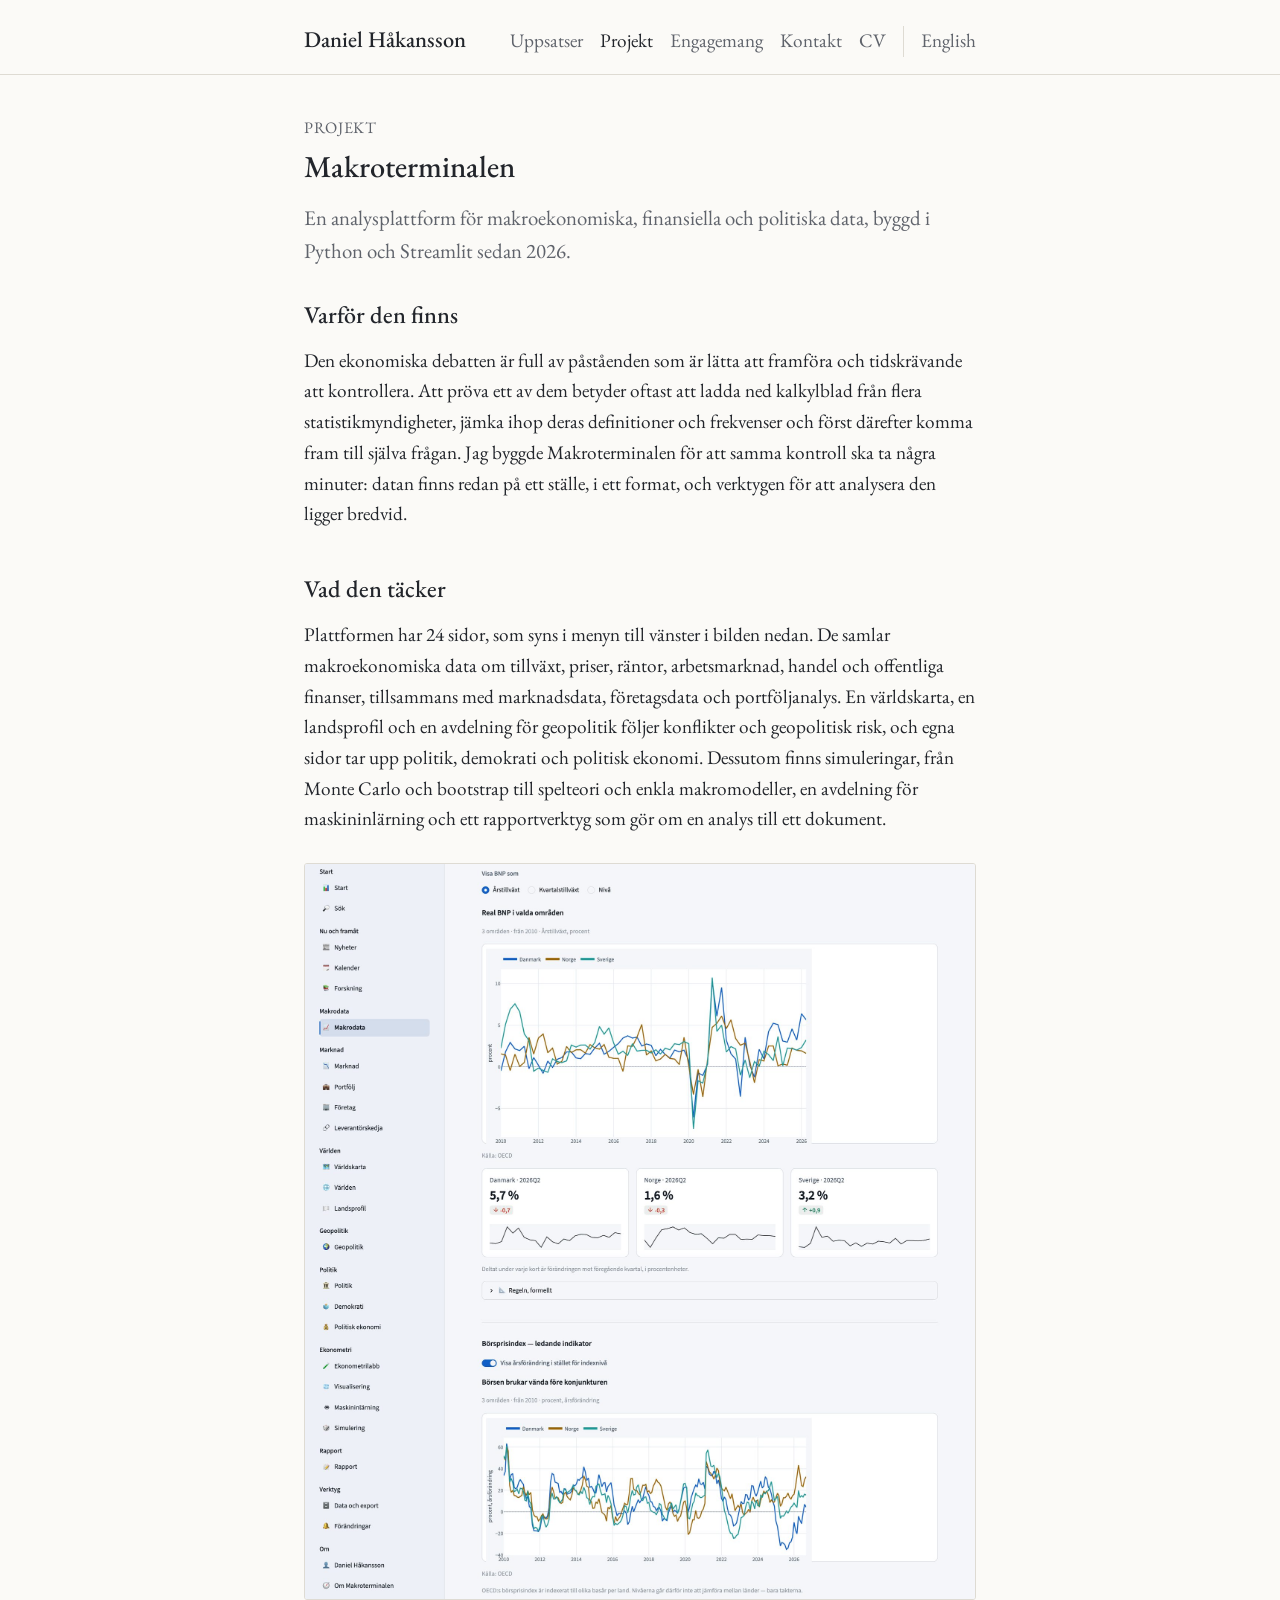
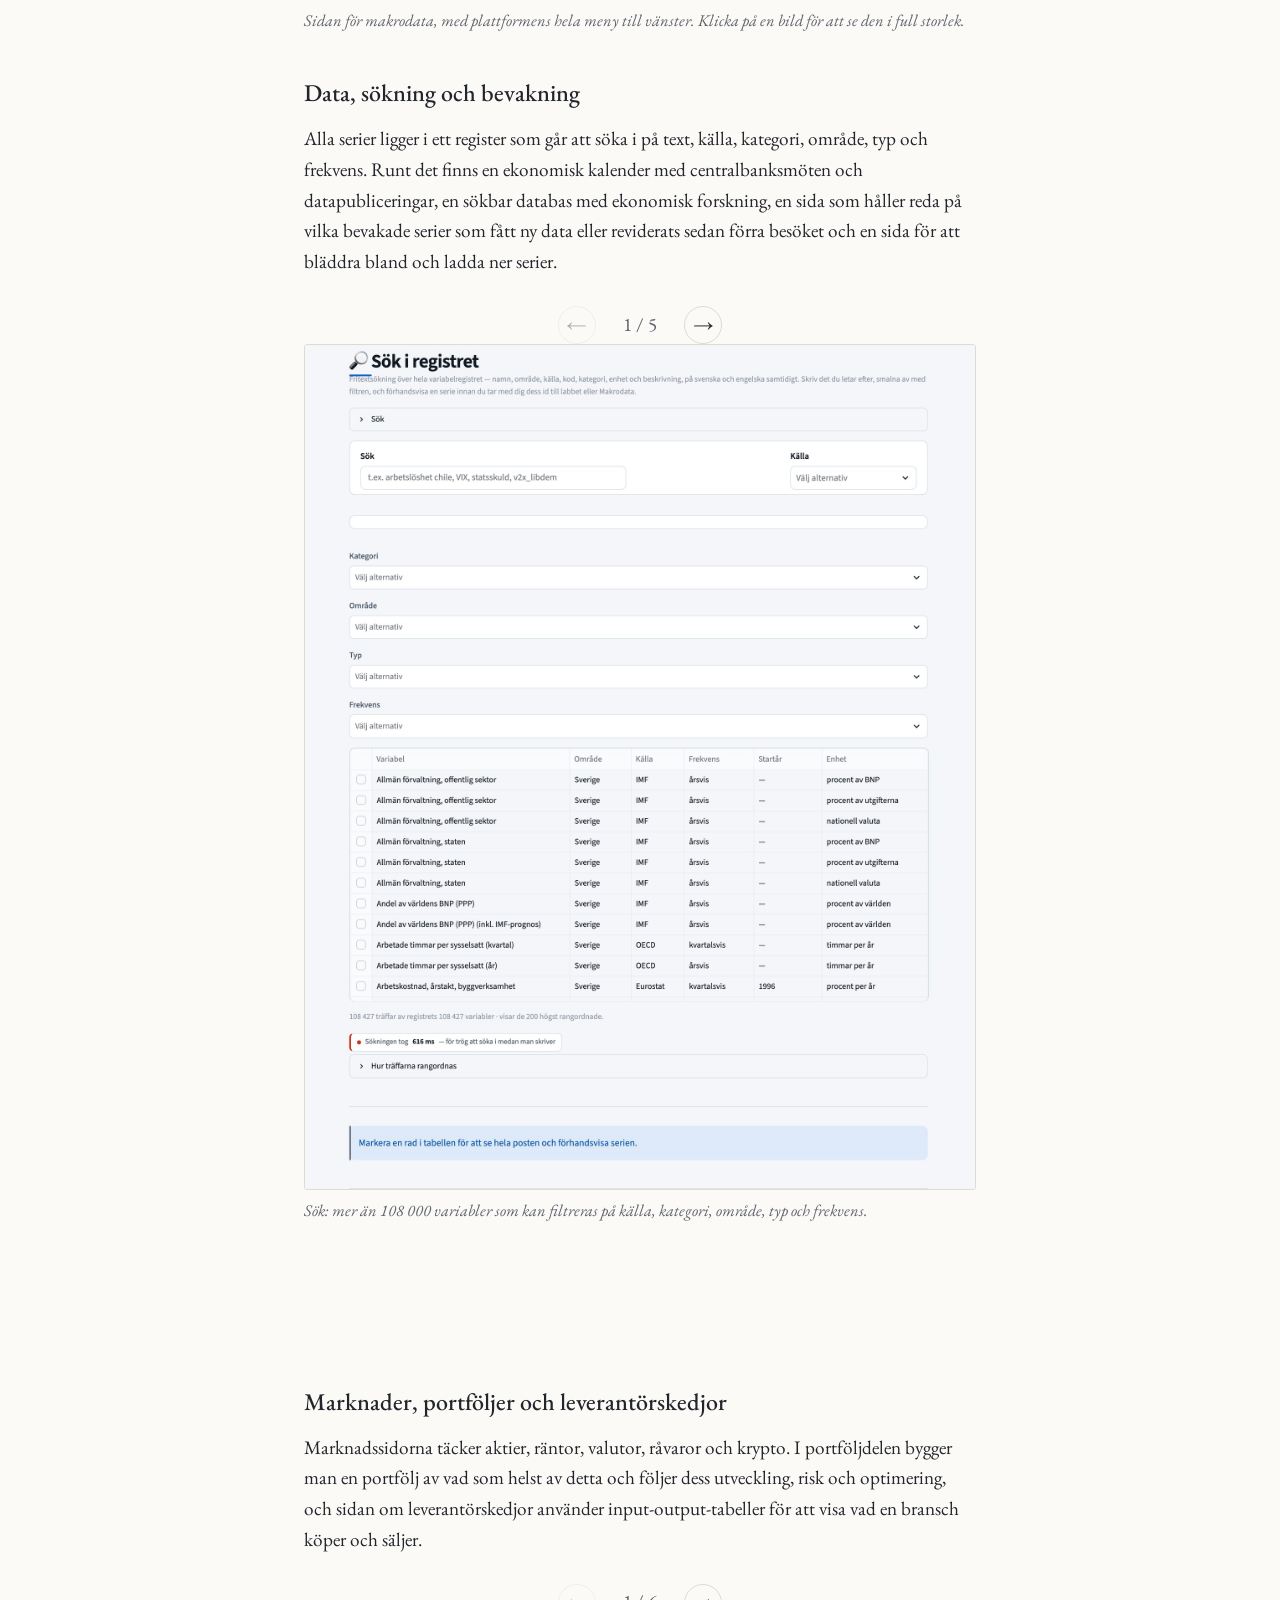
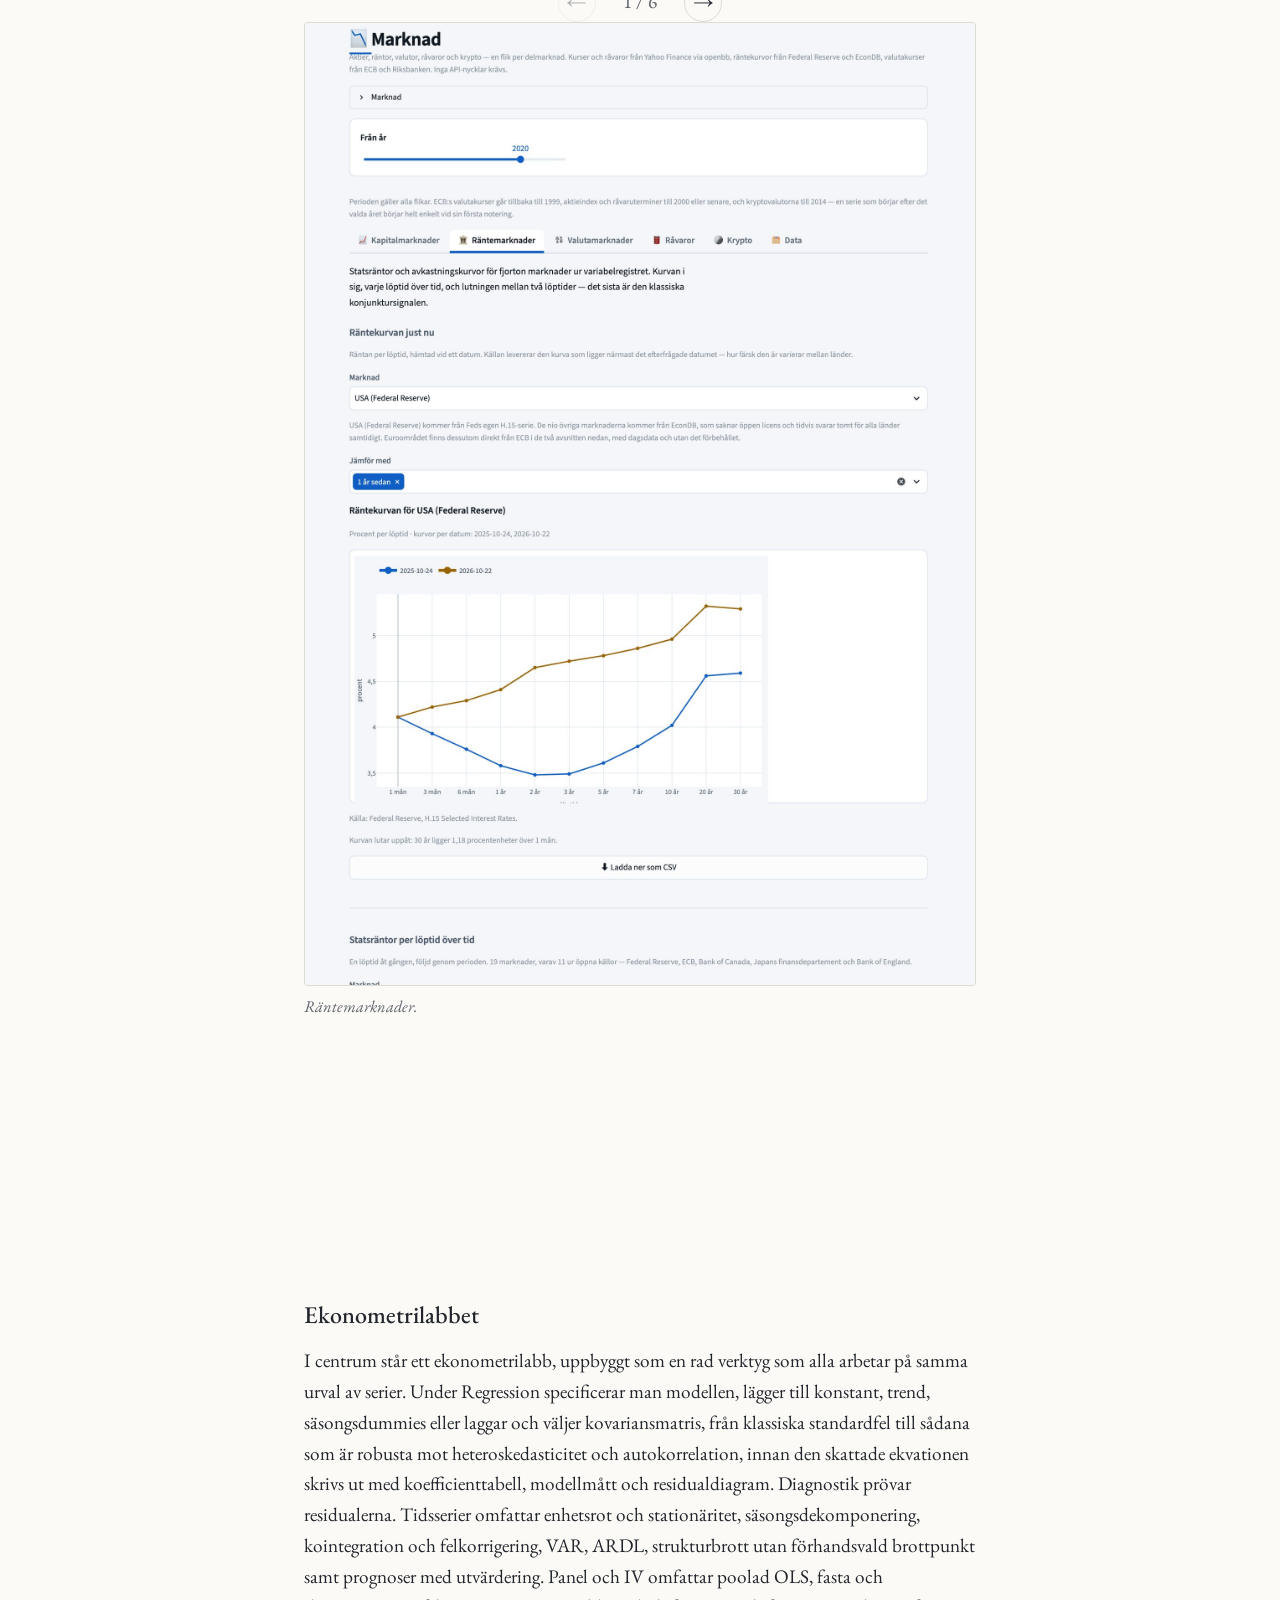
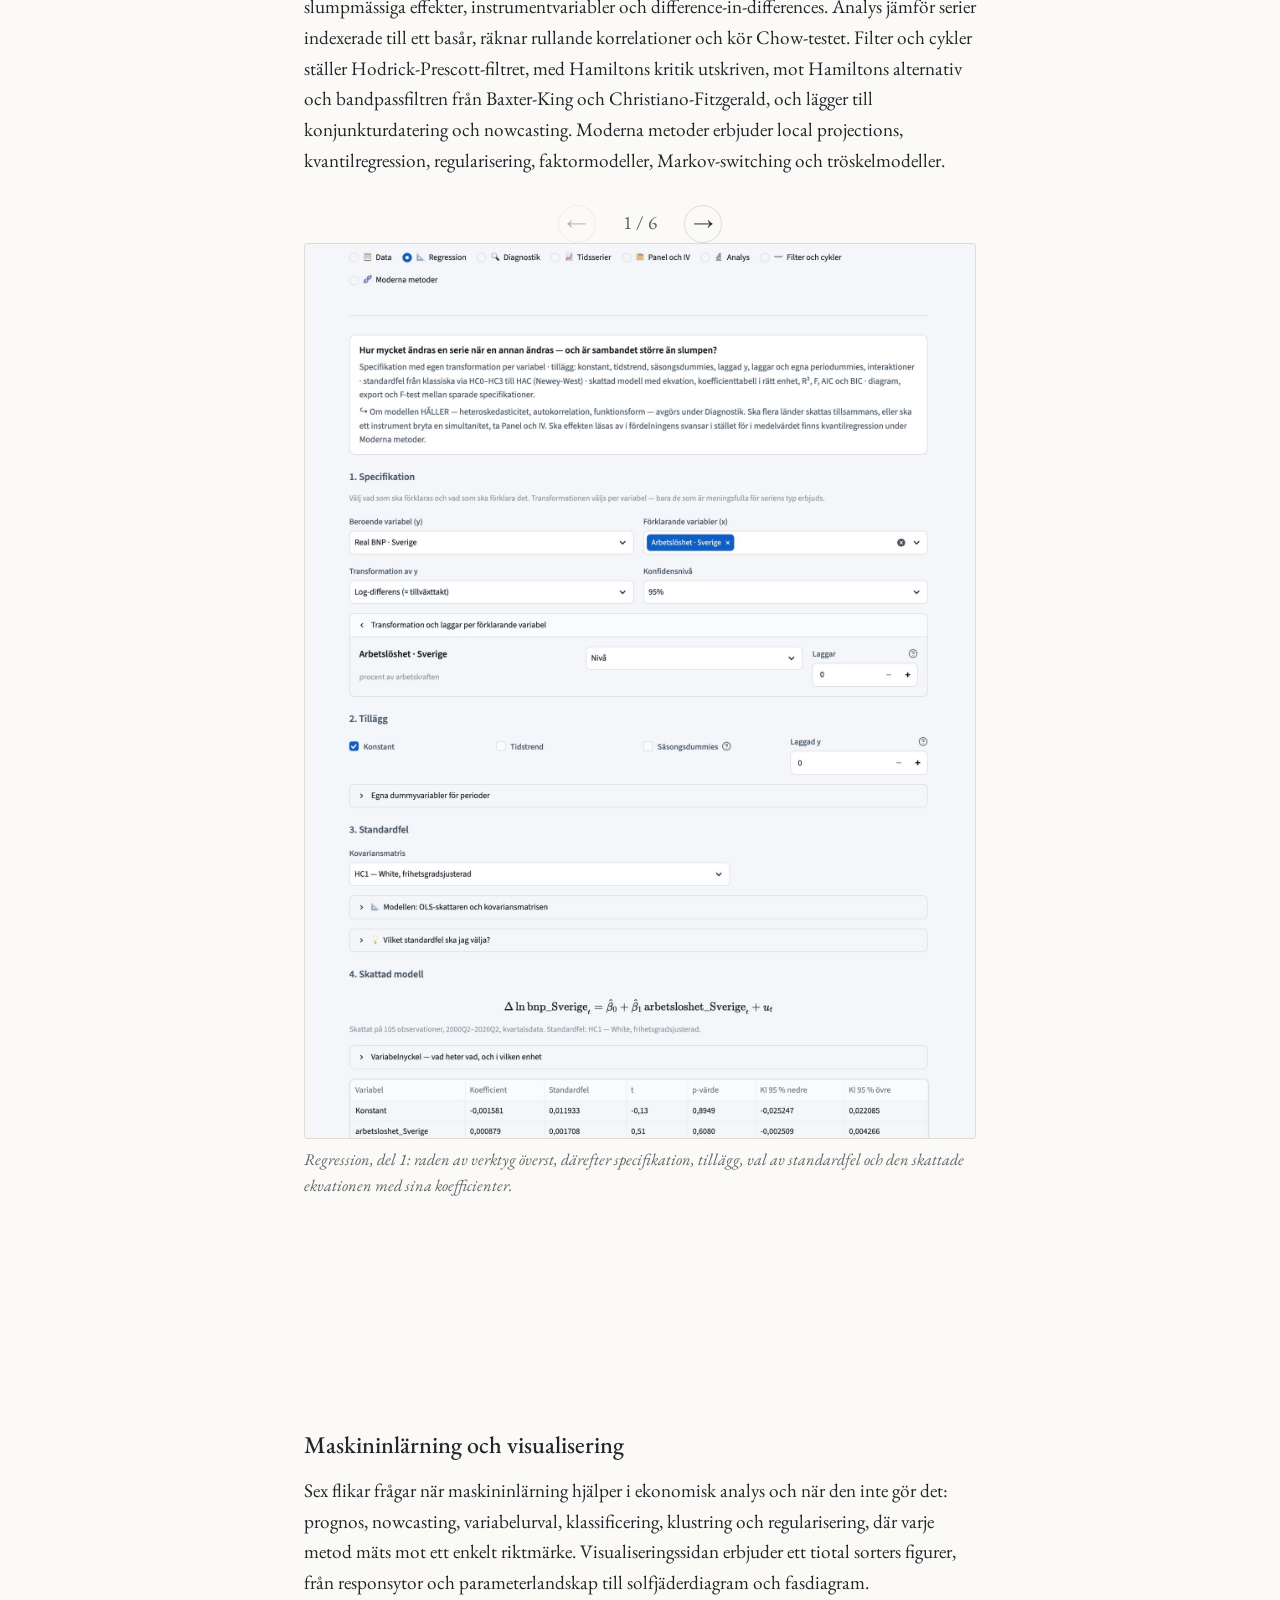
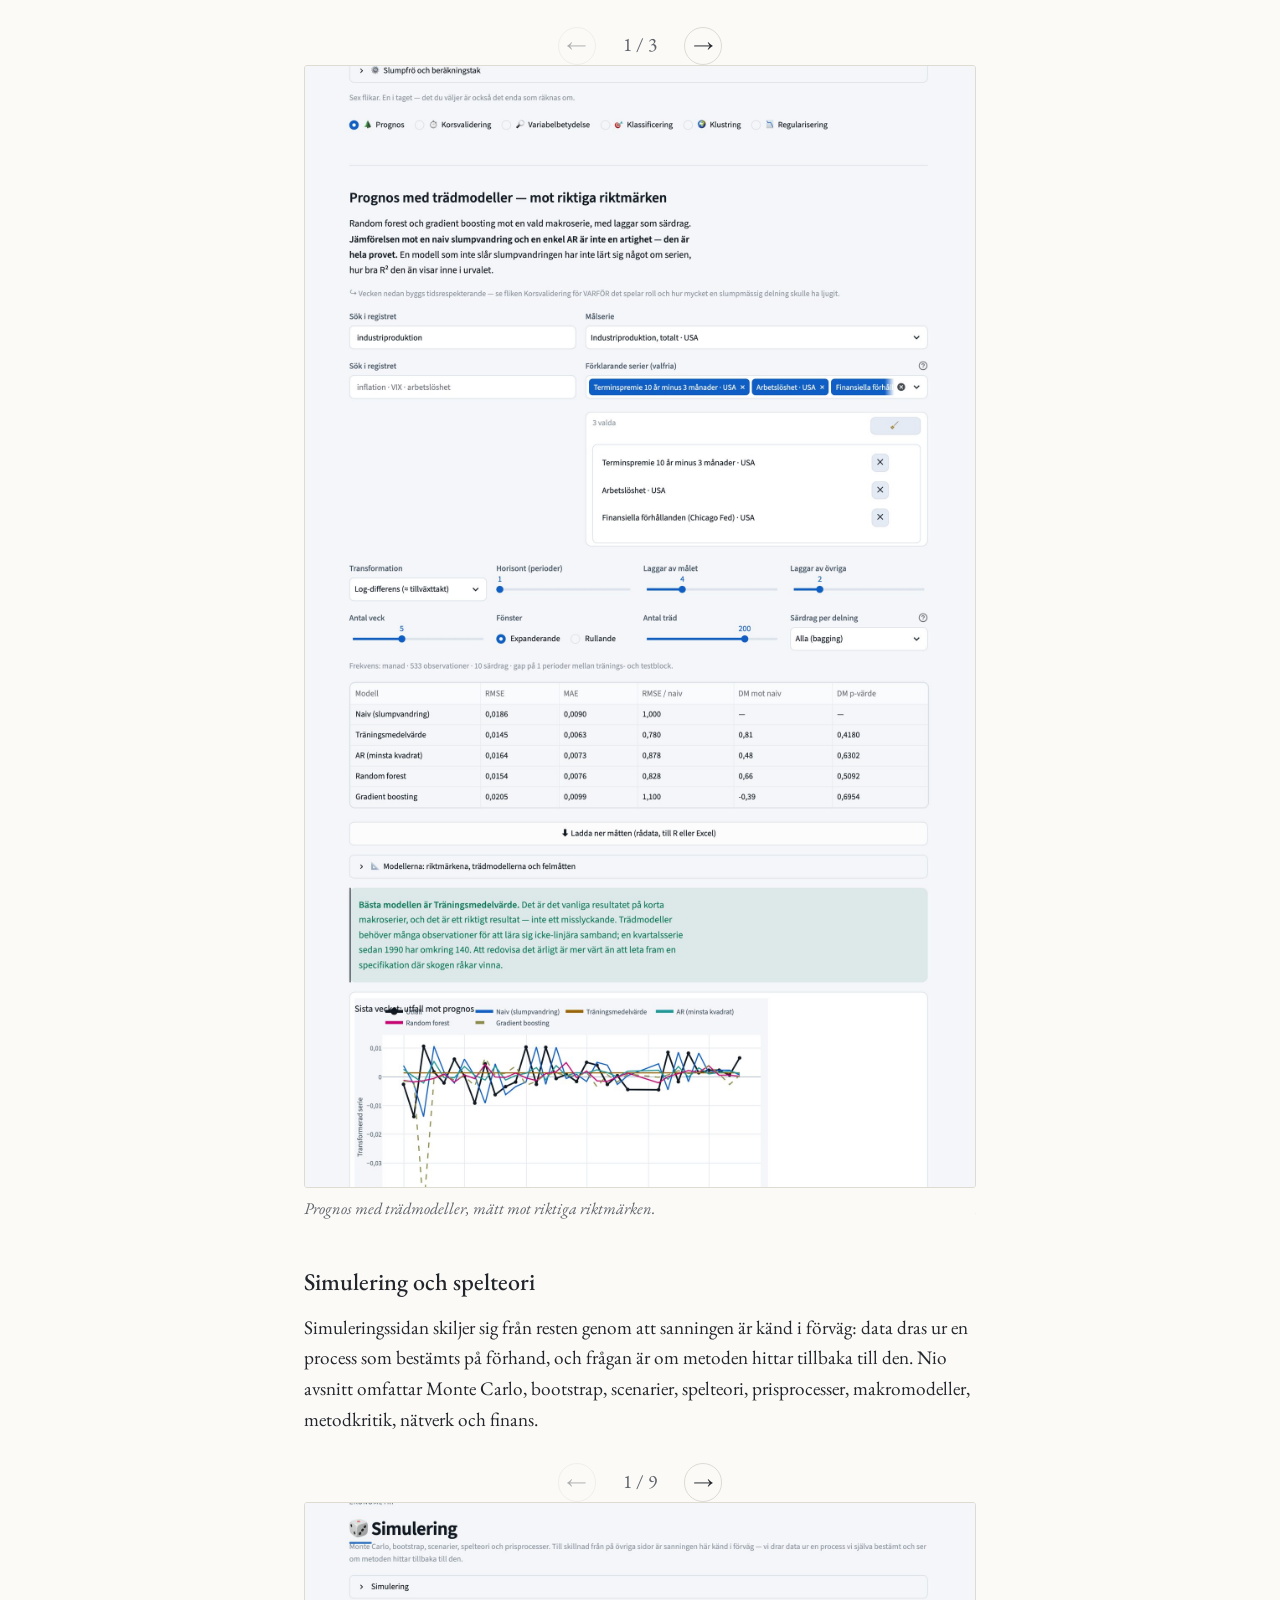
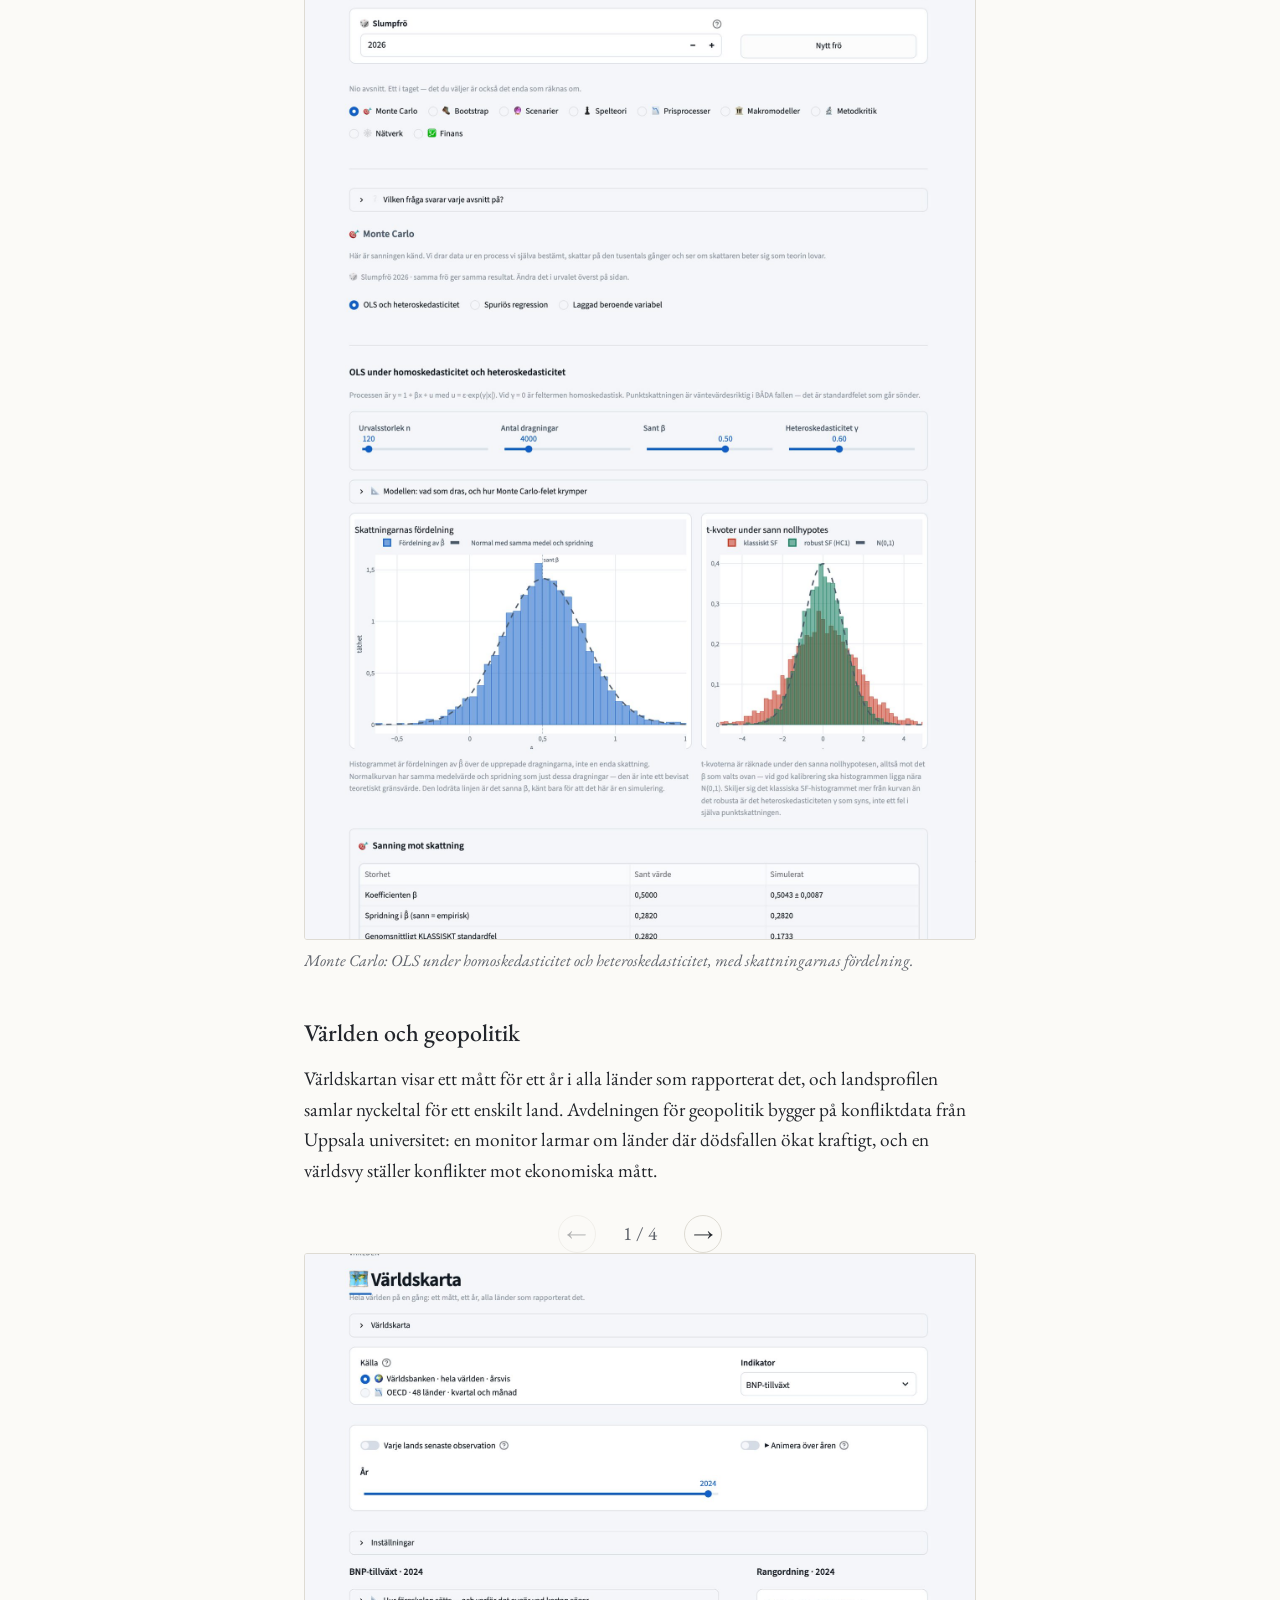
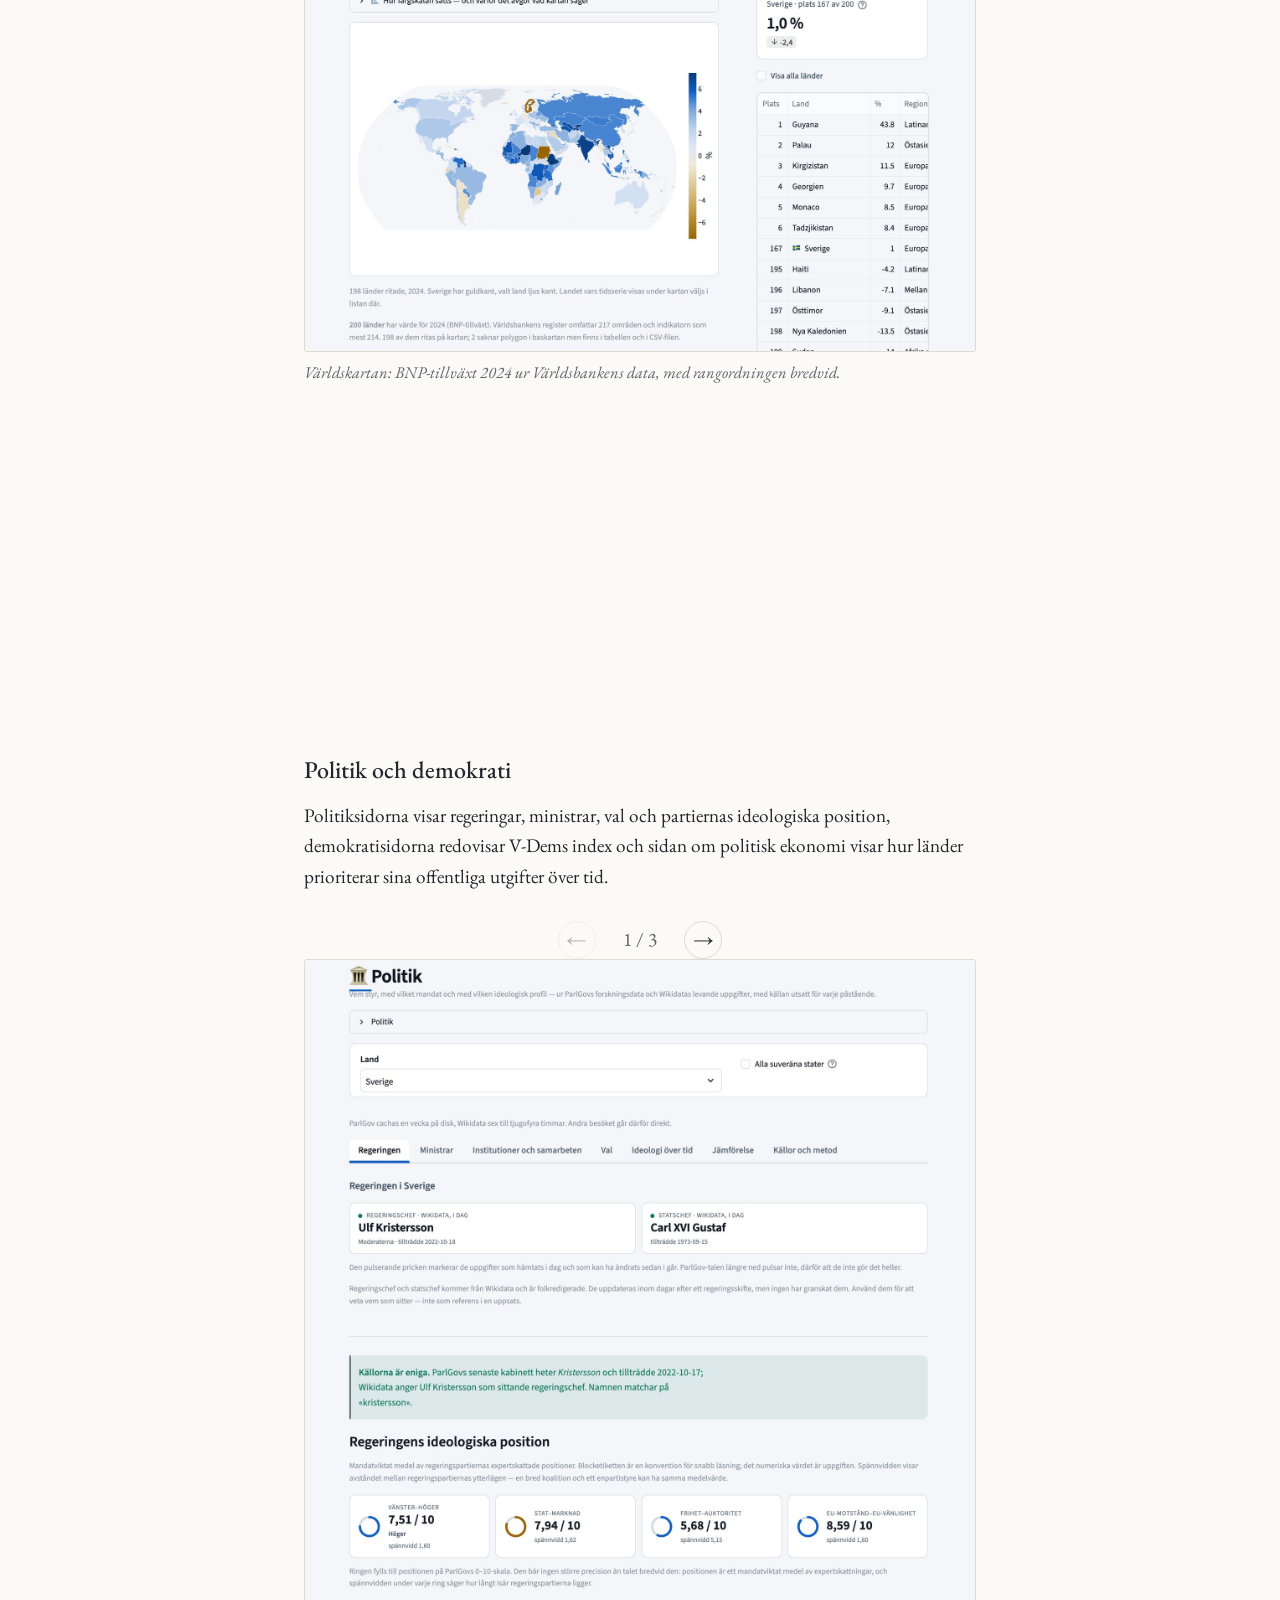
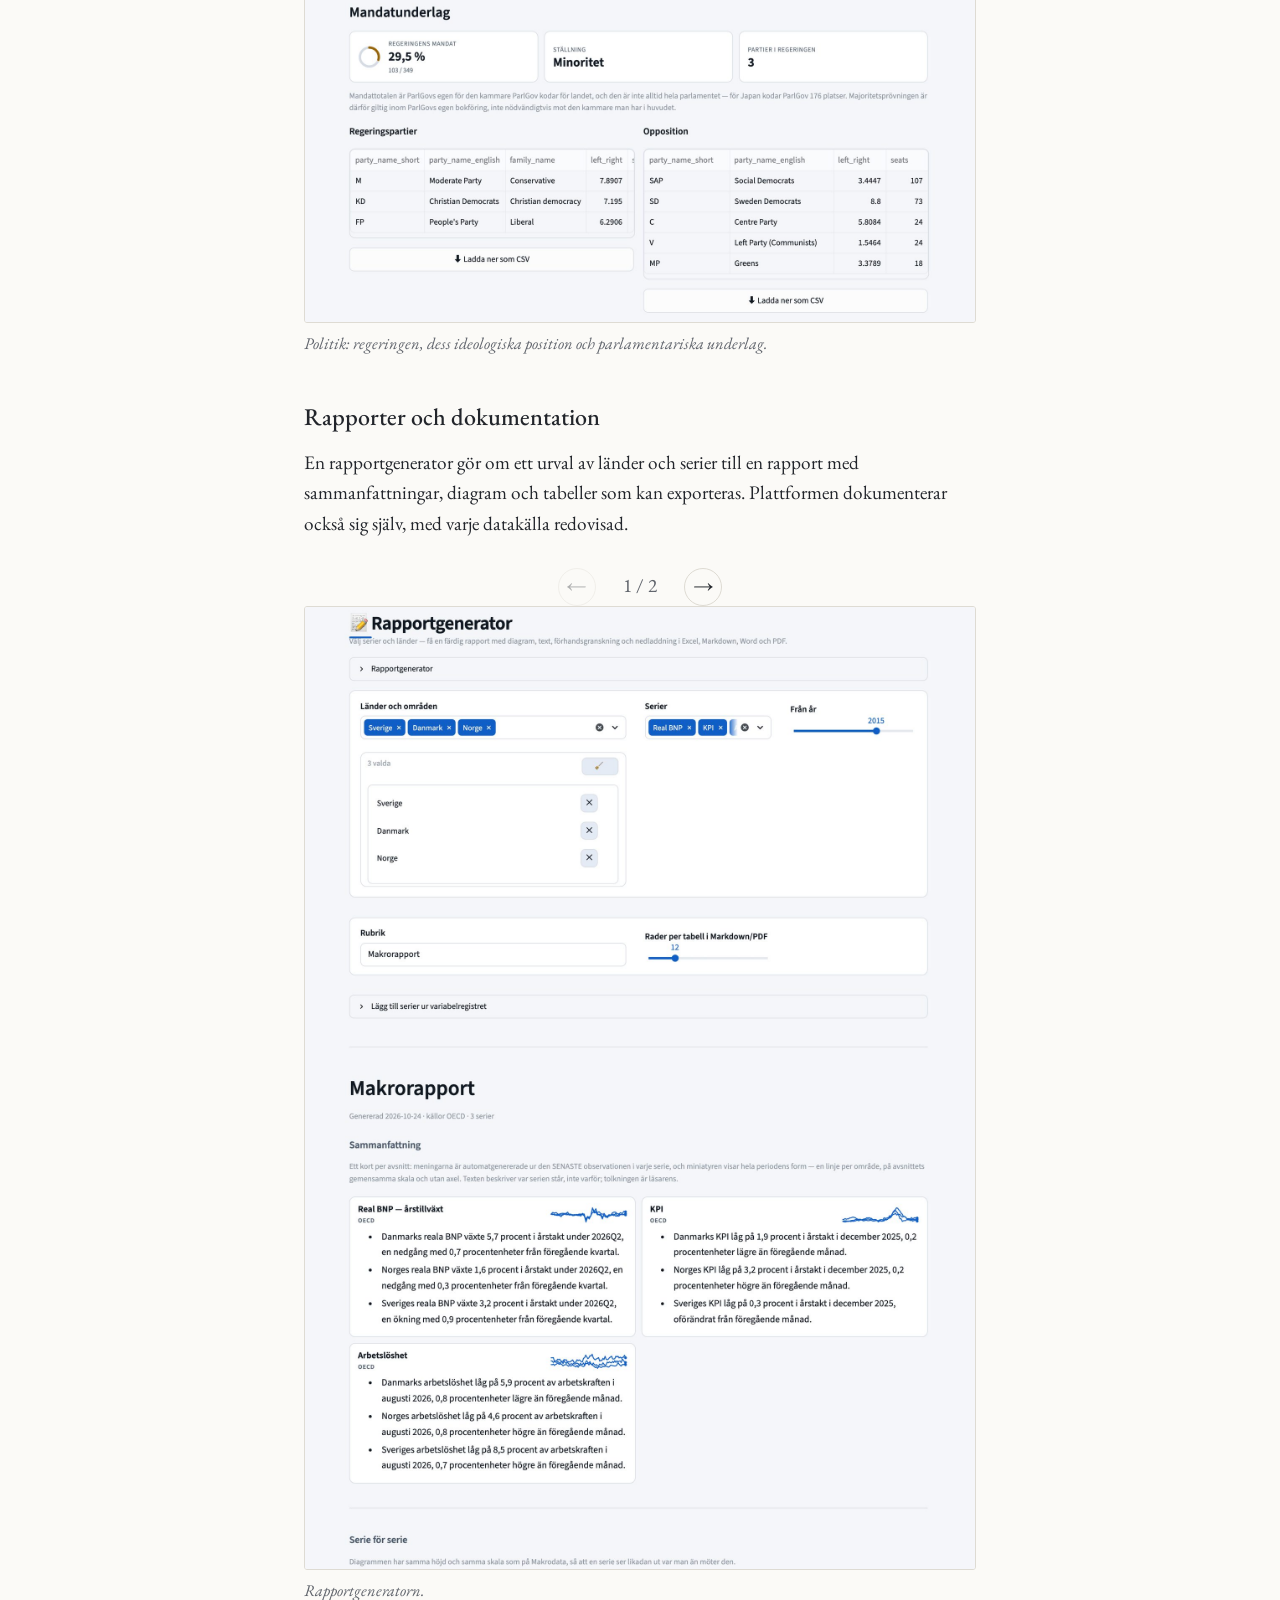
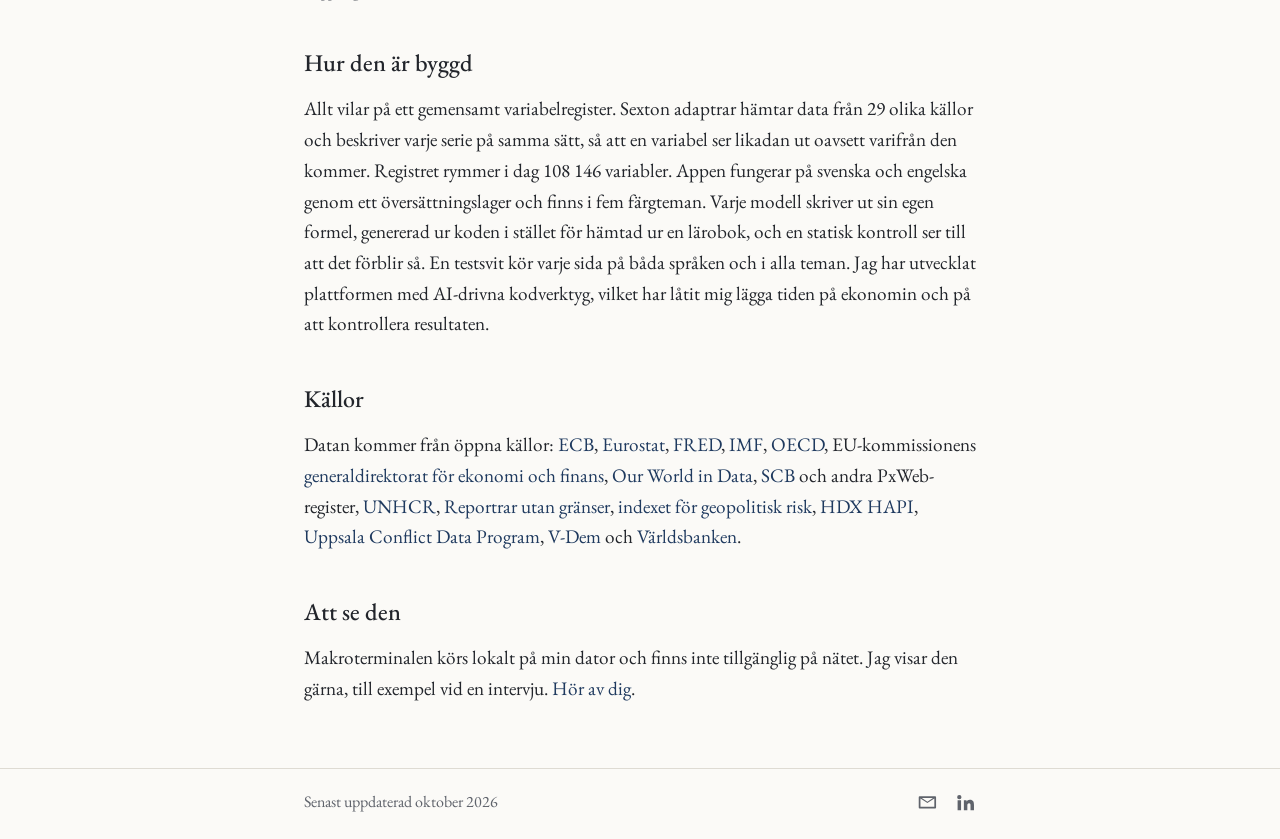
<file: sv/makroterminalen.html>
<!doctype html>
<html lang="sv">
<head>
  <meta charset="utf-8">
  <meta name="viewport" content="width=device-width, initial-scale=1">
  <title>Makroterminalen – Daniel Håkansson</title>
  <meta name="description" content="Makroterminalen, en analysplattform för makroekonomiska, finansiella och politiska data byggd av Daniel Håkansson.">
  <link rel="alternate" hreflang="en" href="https://daniel-hakansson.github.io/makroterminalen.html">
  <link rel="alternate" hreflang="sv" href="https://daniel-hakansson.github.io/sv/makroterminalen.html">
  <link rel="preconnect" href="https://fonts.googleapis.com">
  <link rel="preconnect" href="https://fonts.gstatic.com" crossorigin>
  <link href="https://fonts.googleapis.com/css2?family=EB+Garamond:ital,wght@0,400;0,500;0,600;1,400&display=swap" rel="stylesheet">
  <link rel="stylesheet" href="../style.css">
</head>
<body>
  <header class="site-header">
    <div class="wrap">
      <a class="site-name" href="./">Daniel Håkansson</a>
      <nav>
        <a href="./#papers">Uppsatser</a>
        <a href="./#projects" aria-current="page">Projekt</a>
        <a href="./#engagement">Engagemang</a>
        <a href="./#contact">Kontakt</a>
        <a href="cv.html">CV</a>
      </nav>
      <a class="lang" href="../makroterminalen.html" hreflang="en" lang="en">English</a>
    </div>
  </header>

  <main class="wrap">
    <p class="kicker"><a href="./#projects">Projekt</a></p>
    <h1>Makroterminalen</h1>
    <p class="lead">En analysplattform för makroekonomiska, finansiella och politiska data, byggd i Python och Streamlit sedan 2026.</p>

    <section>
      <h2>Varför den finns</h2>
      <p>Den ekonomiska debatten är full av påståenden som är lätta att framföra och tidskrävande att kontrollera. Att pröva ett av dem betyder oftast att ladda ned kalkylblad från flera statistikmyndigheter, jämka ihop deras definitioner och frekvenser och först därefter komma fram till själva frågan. Jag byggde Makroterminalen för att samma kontroll ska ta några minuter: datan finns redan på ett ställe, i ett format, och verktygen för att analysera den ligger bredvid.</p>
    </section>

    <section>
      <h2>Vad den täcker</h2>
      <p>Plattformen har 24 sidor, som syns i menyn till vänster i bilden nedan. De samlar makroekonomiska data om tillväxt, priser, räntor, arbetsmarknad, handel och offentliga finanser, tillsammans med marknadsdata, företagsdata och portföljanalys. En världskarta, en landsprofil och en avdelning för geopolitik följer konflikter och geopolitisk risk, och egna sidor tar upp politik, demokrati och politisk ekonomi. Dessutom finns simuleringar, från Monte Carlo och bootstrap till spelteori och enkla makromodeller, en avdelning för maskininlärning och ett rapportverktyg som gör om en analys till ett dokument.</p>
      <figure class="shot wide">
        <a href="../images/makroterminalen/sv/oversikt.jpg"><img src="../images/makroterminalen/sv/oversikt.jpg" alt="Sidan Makrodata med tillväxten i real BNP för Danmark, Norge och Sverige, och hela menyn med 24 sidor till vänster" width="1800" height="1975"></a>
        <figcaption>Sidan för makrodata, med plattformens hela meny till vänster. Klicka på en bild för att se den i full storlek.</figcaption>
      </figure>
    </section>

    <section>
      <h2>Data, sökning och bevakning</h2>
      <p>Alla serier ligger i ett register som går att söka i på text, källa, kategori, område, typ och frekvens. Runt det finns en ekonomisk kalender med centralbanksmöten och datapubliceringar, en sökbar databas med ekonomisk forskning, en sida som håller reda på vilka bevakade serier som fått ny data eller reviderats sedan förra besöket och en sida för att bläddra bland och ladda ner serier.</p>
      <div class="gallery" role="region" aria-roledescription="carousel" aria-label="Data, sökning och bevakning, bildserie" tabindex="0">
        <div class="gallery-controls">
          <button type="button" class="gallery-prev" aria-label="Föregående bild">&larr;</button>
          <span class="gallery-count" aria-live="polite">1 / 5</span>
          <button type="button" class="gallery-next" aria-label="Nästa bild">&rarr;</button>
        </div>
        <div class="gallery-track">
          <figure class="slide">
            <a href="../images/makroterminalen/sv/sok.jpg"><img src="../images/makroterminalen/sv/sok.jpg" alt="Söksidan med variabler ur registret och filter" width="1600" height="2016"></a>
            <figcaption>Sök: mer än 108 000 variabler som kan filtreras på källa, kategori, område, typ och frekvens.</figcaption>
          </figure>
          <figure class="slide">
            <a href="../images/makroterminalen/sv/kalender.jpg"><img src="../images/makroterminalen/sv/kalender.jpg" alt="Ekonomisk kalender med centralbanksmöten och en tabell över händelser" width="1600" height="2298" loading="lazy"></a>
            <figcaption>Den ekonomiska kalendern, med centralbanksmöten och kommande datapubliceringar.</figcaption>
          </figure>
          <figure class="slide">
            <a href="../images/makroterminalen/sv/forskning.jpg"><img src="../images/makroterminalen/sv/forskning.jpg" alt="Forskningssidan med filter för typ, källa, språk och år" width="1600" height="2016" loading="lazy"></a>
            <figcaption>Forskning: en sökbar databas med ekonomiska artiklar och rapporter.</figcaption>
          </figure>
          <figure class="slide">
            <a href="../images/makroterminalen/sv/forandringar.jpg"><img src="../images/makroterminalen/sv/forandringar.jpg" alt="Förändringssidan med en tabell över ny data och revideringar" width="1600" height="2298" loading="lazy"></a>
            <figcaption>Förändringar: vilka bevakade serier som fått ny data eller reviderats sedan förra besöket.</figcaption>
          </figure>
          <figure class="slide">
            <a href="../images/makroterminalen/sv/data-export.jpg"><img src="../images/makroterminalen/sv/data-export.jpg" alt="Sidan Data och export med en tabell över OECD-serier för tre länder" width="1600" height="2298" loading="lazy"></a>
            <figcaption>Data och export: bläddra bland och ladda ner serier från OECD, Riksbanken och FRED.</figcaption>
          </figure>
        </div>
      </div>
    </section>

    <section>
      <h2>Marknader, portföljer och leverantörskedjor</h2>
      <p>Marknadssidorna täcker aktier, räntor, valutor, råvaror och krypto. I portföljdelen bygger man en portfölj av vad som helst av detta och följer dess utveckling, risk och optimering, och sidan om leverantörskedjor använder input-output-tabeller för att visa vad en bransch köper och säljer.</p>
      <div class="gallery" role="region" aria-roledescription="carousel" aria-label="Marknader, portföljer och leverantörskedjor, bildserie" tabindex="0">
        <div class="gallery-controls">
          <button type="button" class="gallery-prev" aria-label="Föregående bild">&larr;</button>
          <span class="gallery-count" aria-live="polite">1 / 6</span>
          <button type="button" class="gallery-next" aria-label="Nästa bild">&rarr;</button>
        </div>
        <div class="gallery-track">
          <figure class="slide">
            <a href="../images/makroterminalen/sv/marknad-rantor.jpg"><img src="../images/makroterminalen/sv/marknad-rantor.jpg" alt="Sidan för räntemarknader" width="1600" height="2298"></a>
            <figcaption>Räntemarknader.</figcaption>
          </figure>
          <figure class="slide">
            <a href="../images/makroterminalen/sv/marknad-valuta.jpg"><img src="../images/makroterminalen/sv/marknad-valuta.jpg" alt="Sidan för valutamarknader" width="1600" height="2298" loading="lazy"></a>
            <figcaption>Valutamarknader.</figcaption>
          </figure>
          <figure class="slide">
            <a href="../images/makroterminalen/sv/marknad-ravaror.jpg"><img src="../images/makroterminalen/sv/marknad-ravaror.jpg" alt="Sidan för råvaror" width="1600" height="2298" loading="lazy"></a>
            <figcaption>Råvaror.</figcaption>
          </figure>
          <figure class="slide">
            <a href="../images/makroterminalen/sv/portfolj-risk.jpg"><img src="../images/makroterminalen/sv/portfolj-risk.jpg" alt="Fliken för portföljrisk" width="1600" height="2862" loading="lazy"></a>
            <figcaption>Portföljens risk.</figcaption>
          </figure>
          <figure class="slide">
            <a href="../images/makroterminalen/sv/portfolj-optimering.jpg"><img src="../images/makroterminalen/sv/portfolj-optimering.jpg" alt="Fliken för portföljoptimering" width="1600" height="2862" loading="lazy"></a>
            <figcaption>Portföljoptimering.</figcaption>
          </figure>
          <figure class="slide">
            <a href="../images/makroterminalen/sv/leverantorskedja.jpg"><img src="../images/makroterminalen/sv/leverantorskedja.jpg" alt="Sankeydiagram över vad en bransch köper och säljer" width="1600" height="2298" loading="lazy"></a>
            <figcaption>Leverantörskedjor: vad en bransch köper och säljer, ur input-output-tabeller, med sina multiplikatorer.</figcaption>
          </figure>
        </div>
      </div>
    </section>

    <section>
      <h2>Ekonometrilabbet</h2>
      <p>I centrum står ett ekonometrilabb, uppbyggt som en rad verktyg som alla arbetar på samma urval av serier. Under Regression specificerar man modellen, lägger till konstant, trend, säsongsdummies eller laggar och väljer kovariansmatris, från klassiska standardfel till sådana som är robusta mot heteroskedasticitet och autokorrelation, innan den skattade ekvationen skrivs ut med koefficienttabell, modellmått och residualdiagram. Diagnostik prövar residualerna. Tidsserier omfattar enhetsrot och stationäritet, säsongsdekomponering, kointegration och felkorrigering, VAR, ARDL, strukturbrott utan förhandsvald brottpunkt samt prognoser med utvärdering. Panel och IV omfattar poolad OLS, fasta och slumpmässiga effekter, instrumentvariabler och difference-in-differences. Analys jämför serier indexerade till ett basår, räknar rullande korrelationer och kör Chow-testet. Filter och cykler ställer Hodrick-Prescott-filtret, med Hamiltons kritik utskriven, mot Hamiltons alternativ och bandpassfiltren från Baxter-King och Christiano-Fitzgerald, och lägger till konjunkturdatering och nowcasting. Moderna metoder erbjuder local projections, kvantilregression, regularisering, faktormodeller, Markov-switching och tröskelmodeller.</p>
      <div class="gallery" role="region" aria-roledescription="carousel" aria-label="Ekonometrilabbet, bildserie" tabindex="0">
        <div class="gallery-controls">
          <button type="button" class="gallery-prev" aria-label="Föregående bild">&larr;</button>
          <span class="gallery-count" aria-live="polite">1 / 6</span>
          <button type="button" class="gallery-next" aria-label="Nästa bild">&rarr;</button>
        </div>
        <div class="gallery-track">
          <figure class="slide">
            <a href="../images/makroterminalen/sv/regression-1.jpg"><img src="../images/makroterminalen/sv/regression-1.jpg" alt="Regressionsverktyget med modellspecifikation, val av standardfel och den skattade ekvationen" width="1600" height="2136"></a>
            <figcaption>Regression, del 1: raden av verktyg överst, därefter specifikation, tillägg, val av standardfel och den skattade ekvationen med sina koefficienter.</figcaption>
          </figure>
          <figure class="slide">
            <a href="../images/makroterminalen/sv/regression-2.jpg"><img src="../images/makroterminalen/sv/regression-2.jpg" alt="Modellmått, tolkning av koefficienter och residualdiagram i regressionsverktyget" width="1600" height="1424" loading="lazy"></a>
            <figcaption>Regression, del 2: modellmått, hur koefficienterna ska läsas samt anpassade värden och residualer över tid.</figcaption>
          </figure>
          <figure class="slide">
            <a href="../images/makroterminalen/sv/tidsserier.jpg"><img src="../images/makroterminalen/sv/tidsserier.jpg" alt="Tidsserieverktyget med enhetsrots- och stationäritetstest" width="1600" height="1727" loading="lazy"></a>
            <figcaption>Tidsserier: sju metoder, här enhetsrots- och stationäritetstest (ADF, KPSS, Zivot-Andrews) för tre svenska serier.</figcaption>
          </figure>
          <figure class="slide">
            <a href="../images/makroterminalen/sv/filter-1.jpg"><img src="../images/makroterminalen/sv/filter-1.jpg" alt="Verktyget Filter och cykler med HP-filtrets formel" width="1600" height="1868" loading="lazy"></a>
            <figcaption>Filter och cykler: Hodrick-Prescott-filtret med sitt minimeringsproblem utskrivet.</figcaption>
          </figure>
          <figure class="slide">
            <a href="../images/makroterminalen/sv/filter-2.jpg"><img src="../images/makroterminalen/sv/filter-2.jpg" alt="Trend och cykel i svensk BNP samt kritiken mot HP-filtret" width="1600" height="1974" loading="lazy"></a>
            <figcaption>Filter och cykler: trend och cykel i svensk BNP, följt av Hamiltons kritik mot HP-filtret.</figcaption>
          </figure>
          <figure class="slide">
            <a href="../images/makroterminalen/sv/moderna.jpg"><img src="../images/makroterminalen/sv/moderna.jpg" alt="Impulssvar skattat med local projections i verktyget Moderna metoder" width="1600" height="2643" loading="lazy"></a>
            <figcaption>Moderna metoder: sex metoder, här hur svensk BNP svarar på en chock i KPI, skattat med local projections.</figcaption>
          </figure>
        </div>
      </div>
    </section>

    <section>
      <h2>Maskininlärning och visualisering</h2>
      <p>Sex flikar frågar när maskininlärning hjälper i ekonomisk analys och när den inte gör det: prognos, nowcasting, variabelurval, klassificering, klustring och regularisering, där varje metod mäts mot ett enkelt riktmärke. Visualiseringssidan erbjuder ett tiotal sorters figurer, från responsytor och parameterlandskap till solfjäderdiagram och fasdiagram.</p>
      <div class="gallery" role="region" aria-roledescription="carousel" aria-label="Maskininlärning och visualisering, bildserie" tabindex="0">
        <div class="gallery-controls">
          <button type="button" class="gallery-prev" aria-label="Föregående bild">&larr;</button>
          <span class="gallery-count" aria-live="polite">1 / 3</span>
          <button type="button" class="gallery-next" aria-label="Nästa bild">&rarr;</button>
        </div>
        <div class="gallery-track">
          <figure class="slide">
            <a href="../images/makroterminalen/sv/ml-prognos.jpg"><img src="../images/makroterminalen/sv/ml-prognos.jpg" alt="Tabell och diagram som jämför prognoser från maskininlärning" width="1600" height="2678"></a>
            <figcaption>Prognos med trädmodeller, mätt mot riktiga riktmärken.</figcaption>
          </figure>
          <figure class="slide">
            <a href="../images/makroterminalen/sv/ml-klassificering.jpg"><img src="../images/makroterminalen/sv/ml-klassificering.jpg" alt="Klassificering av recessioner med träffmatris och ROC-kurva" width="1600" height="2678" loading="lazy"></a>
            <figcaption>Klassificering av sällsynta händelser som recessioner, med träffmatris och ROC-kurva.</figcaption>
          </figure>
          <figure class="slide">
            <a href="../images/makroterminalen/sv/visualisering.jpg"><img src="../images/makroterminalen/sv/visualisering.jpg" alt="Visualiseringssidan med sina figurval" width="1600" height="2298" loading="lazy"></a>
            <figcaption>Visualisering: ett tiotal sorters figurer på samma urval av serier.</figcaption>
          </figure>
        </div>
      </div>
    </section>

    <section>
      <h2>Simulering och spelteori</h2>
      <p>Simuleringssidan skiljer sig från resten genom att sanningen är känd i förväg: data dras ur en process som bestämts på förhand, och frågan är om metoden hittar tillbaka till den. Nio avsnitt omfattar Monte Carlo, bootstrap, scenarier, spelteori, prisprocesser, makromodeller, metodkritik, nätverk och finans.</p>
      <div class="gallery" role="region" aria-roledescription="carousel" aria-label="Simulering och spelteori, bildserie" tabindex="0">
        <div class="gallery-controls">
          <button type="button" class="gallery-prev" aria-label="Föregående bild">&larr;</button>
          <span class="gallery-count" aria-live="polite">1 / 9</span>
          <button type="button" class="gallery-next" aria-label="Nästa bild">&rarr;</button>
        </div>
        <div class="gallery-track">
          <figure class="slide">
            <a href="../images/makroterminalen/sv/sim-monte.jpg"><img src="../images/makroterminalen/sv/sim-monte.jpg" alt="Monte Carlo-simulering av OLS-skattningar" width="1600" height="2474"></a>
            <figcaption>Monte Carlo: OLS under homoskedasticitet och heteroskedasticitet, med skattningarnas fördelning.</figcaption>
          </figure>
          <figure class="slide">
            <a href="../images/makroterminalen/sv/sim-bootstrap.jpg"><img src="../images/makroterminalen/sv/sim-bootstrap.jpg" alt="Blockbootstrap av en tidsserie" width="1600" height="2227" loading="lazy"></a>
            <figcaption>Bootstrap: en tidsserie dragen om i block, och skattarens fördelning.</figcaption>
          </figure>
          <figure class="slide">
            <a href="../images/makroterminalen/sv/sim-scenario.jpg"><img src="../images/makroterminalen/sv/sim-scenario.jpg" alt="Scenarioanalys med en VAR" width="1600" height="2368" loading="lazy"></a>
            <figcaption>Scenarier: en VAR med scenariobanor och osäkerhetsband.</figcaption>
          </figure>
          <figure class="slide">
            <a href="../images/makroterminalen/sv/sim-spelteori.jpg"><img src="../images/makroterminalen/sv/sim-spelteori.jpg" alt="Normalformsspel med utbetalningsmatriser och Nashjämvikt" width="1600" height="2368" loading="lazy"></a>
            <figcaption>Spelteori: sju sorters spel, här ett normalformsspel med utbetalningsmatriser och dess Nashjämvikt.</figcaption>
          </figure>
          <figure class="slide">
            <a href="../images/makroterminalen/sv/sim-pris.jpg"><img src="../images/makroterminalen/sv/sim-pris.jpg" alt="Prisprocess som slumpvandring med värde i risk" width="1600" height="2086" loading="lazy"></a>
            <figcaption>Prisprocesser: en simulerad slumpvandring och det värde i risk den ger.</figcaption>
          </figure>
          <figure class="slide">
            <a href="../images/makroterminalen/sv/sim-makro.jpg"><img src="../images/makroterminalen/sv/sim-makro.jpg" alt="Trekvationsmodellen med formler och impulssvar" width="1600" height="2227" loading="lazy"></a>
            <figcaption>Makromodeller: trekvationsmodellen med IS-kurva, Phillipskurva och Taylorregel, och dess impulssvar.</figcaption>
          </figure>
          <figure class="slide">
            <a href="../images/makroterminalen/sv/sim-metodkritik.jpg"><img src="../images/makroterminalen/sv/sim-metodkritik.jpg" alt="Metodkritik om p-hacking med formler" width="1600" height="2298" loading="lazy"></a>
            <figcaption>Metodkritik: hur p-hacking och multipel testning ger signifikanta resultat ur brus, med formlerna utskrivna.</figcaption>
          </figure>
          <figure class="slide">
            <a href="../images/makroterminalen/sv/sim-natverk.jpg"><img src="../images/makroterminalen/sv/sim-natverk.jpg" alt="Interbanknätverk och simulering av smitta" width="1600" height="2157" loading="lazy"></a>
            <figcaption>Nätverk: finansiell smitta i ett interbanknätverk.</figcaption>
          </figure>
          <figure class="slide">
            <a href="../images/makroterminalen/sv/sim-finans.jpg"><img src="../images/makroterminalen/sv/sim-finans.jpg" alt="Formler för Markowitz effektiva front" width="1600" height="2016" loading="lazy"></a>
            <figcaption>Finans: Markowitz effektiva front med sina formler.</figcaption>
          </figure>
        </div>
      </div>
    </section>

    <section>
      <h2>Världen och geopolitik</h2>
      <p>Världskartan visar ett mått för ett år i alla länder som rapporterat det, och landsprofilen samlar nyckeltal för ett enskilt land. Avdelningen för geopolitik bygger på konfliktdata från Uppsala universitet: en monitor larmar om länder där dödsfallen ökat kraftigt, och en världsvy ställer konflikter mot ekonomiska mått.</p>
      <div class="gallery" role="region" aria-roledescription="carousel" aria-label="Världen och geopolitik, bildserie" tabindex="0">
        <div class="gallery-controls">
          <button type="button" class="gallery-prev" aria-label="Föregående bild">&larr;</button>
          <span class="gallery-count" aria-live="polite">1 / 4</span>
          <button type="button" class="gallery-next" aria-label="Nästa bild">&rarr;</button>
        </div>
        <div class="gallery-track">
          <figure class="slide">
            <a href="../images/makroterminalen/sv/varldskarta.jpg"><img src="../images/makroterminalen/sv/varldskarta.jpg" alt="Världskarta över BNP-tillväxt med rangordning av länder" width="1600" height="1663"></a>
            <figcaption>Världskartan: BNP-tillväxt 2024 ur Världsbankens data, med rangordningen bredvid.</figcaption>
          </figure>
          <figure class="slide">
            <a href="../images/makroterminalen/sv/landsprofil.jpg"><img src="../images/makroterminalen/sv/landsprofil.jpg" alt="Landsprofil för Sverige med nyckeltal" width="1600" height="2298" loading="lazy"></a>
            <figcaption>Landsprofilen: nyckeltal och politisk profil för Sverige.</figcaption>
          </figure>
          <figure class="slide">
            <a href="../images/makroterminalen/sv/geopolitik.jpg"><img src="../images/makroterminalen/sv/geopolitik.jpg" alt="Geopolitikmonitorn med larm för länder där dödsfallen i konflikter ökat" width="1600" height="1734" loading="lazy"></a>
            <figcaption>Geopolitikmonitorn, byggd på Uppsala Conflict Data Program.</figcaption>
          </figure>
          <figure class="slide">
            <a href="../images/makroterminalen/sv/geopolitik-varlden.jpg"><img src="../images/makroterminalen/sv/geopolitik-varlden.jpg" alt="Världskarta över konflikter och ett punktdiagram mot ett ekonomiskt mått" width="1600" height="2439" loading="lazy"></a>
            <figcaption>Geopolitik, världsvyn: konflikter på en karta och mot ekonomiska mått.</figcaption>
          </figure>
        </div>
      </div>
    </section>

    <section>
      <h2>Politik och demokrati</h2>
      <p>Politiksidorna visar regeringar, ministrar, val och partiernas ideologiska position, demokratisidorna redovisar V-Dems index och sidan om politisk ekonomi visar hur länder prioriterar sina offentliga utgifter över tid.</p>
      <div class="gallery" role="region" aria-roledescription="carousel" aria-label="Politik och demokrati, bildserie" tabindex="0">
        <div class="gallery-controls">
          <button type="button" class="gallery-prev" aria-label="Föregående bild">&larr;</button>
          <span class="gallery-count" aria-live="polite">1 / 3</span>
          <button type="button" class="gallery-next" aria-label="Nästa bild">&rarr;</button>
        </div>
        <div class="gallery-track">
          <figure class="slide">
            <a href="../images/makroterminalen/sv/politik.jpg"><img src="../images/makroterminalen/sv/politik.jpg" alt="Politiksidan med regeringen och dess ideologiska position" width="1600" height="2298"></a>
            <figcaption>Politik: regeringen, dess ideologiska position och parlamentariska underlag.</figcaption>
          </figure>
          <figure class="slide">
            <a href="../images/makroterminalen/sv/demokrati.jpg"><img src="../images/makroterminalen/sv/demokrati.jpg" alt="Demokratisidan med V-Dems index för Sverige och formeln som används" width="1600" height="1628" loading="lazy"></a>
            <figcaption>Demokratisidan, byggd på V-Dem, förklarar vad den räknar och skriver ut formeln.</figcaption>
          </figure>
          <figure class="slide">
            <a href="../images/makroterminalen/sv/politisk-ekonomi.jpg"><img src="../images/makroterminalen/sv/politisk-ekonomi.jpg" alt="Diagram över offentliga utgifter per ändamål" width="1600" height="2298" loading="lazy"></a>
            <figcaption>Politisk ekonomi: hur de offentliga utgifterna fördelas mellan ändamål över tid.</figcaption>
          </figure>
        </div>
      </div>
    </section>

    <section>
      <h2>Rapporter och dokumentation</h2>
      <p>En rapportgenerator gör om ett urval av länder och serier till en rapport med sammanfattningar, diagram och tabeller som kan exporteras. Plattformen dokumenterar också sig själv, med varje datakälla redovisad.</p>
      <div class="gallery" role="region" aria-roledescription="carousel" aria-label="Rapporter och dokumentation, bildserie" tabindex="0">
        <div class="gallery-controls">
          <button type="button" class="gallery-prev" aria-label="Föregående bild">&larr;</button>
          <span class="gallery-count" aria-live="polite">1 / 2</span>
          <button type="button" class="gallery-next" aria-label="Nästa bild">&rarr;</button>
        </div>
        <div class="gallery-track">
          <figure class="slide">
            <a href="../images/makroterminalen/sv/rapport.jpg"><img src="../images/makroterminalen/sv/rapport.jpg" alt="Rapportgeneratorn med en automatiskt skriven rapport" width="1600" height="2298"></a>
            <figcaption>Rapportgeneratorn.</figcaption>
          </figure>
          <figure class="slide">
            <a href="../images/makroterminalen/sv/om.jpg"><img src="../images/makroterminalen/sv/om.jpg" alt="Om-sidan med nyckeltal och förteckning över datakällor" width="1600" height="2016" loading="lazy"></a>
            <figcaption>Om Makroterminalen: plattformens egen dokumentation och källförteckning.</figcaption>
          </figure>
        </div>
      </div>
    </section>

    <section>
      <h2>Hur den är byggd</h2>
      <p>Allt vilar på ett gemensamt variabelregister. Sexton adaptrar hämtar data från 29 olika källor och beskriver varje serie på samma sätt, så att en variabel ser likadan ut oavsett varifrån den kommer. Registret rymmer i dag 108&nbsp;146 variabler. Appen fungerar på svenska och engelska genom ett översättningslager och finns i fem färgteman. Varje modell skriver ut sin egen formel, genererad ur koden i stället för hämtad ur en lärobok, och en statisk kontroll ser till att det förblir så. En testsvit kör varje sida på båda språken och i alla teman. Jag har utvecklat plattformen med AI-drivna kodverktyg, vilket har låtit mig lägga tiden på ekonomin och på att kontrollera resultaten.</p>
    </section>

    <section>
      <h2>Källor</h2>
      <p>Datan kommer från öppna källor: <a href="https://www.ecb.europa.eu">ECB</a>, <a href="https://ec.europa.eu/eurostat">Eurostat</a>, <a href="https://fred.stlouisfed.org">FRED</a>, <a href="https://www.imf.org">IMF</a>, <a href="https://www.oecd.org">OECD</a>, EU-kommissionens <a href="https://economy-finance.ec.europa.eu">generaldirektorat för ekonomi och finans</a>, <a href="https://ourworldindata.org">Our World in Data</a>, <a href="https://www.scb.se">SCB</a> och andra PxWeb-register, <a href="https://www.unhcr.org/refugee-statistics">UNHCR</a>, <a href="https://rsf.org">Reportrar utan gränser</a>, <a href="https://www.matteoiacoviello.com/gpr.htm">indexet för geopolitisk risk</a>, <a href="https://hapi.humdata.org">HDX HAPI</a>, <a href="https://ucdp.uu.se">Uppsala Conflict Data Program</a>, <a href="https://www.v-dem.net">V-Dem</a> och <a href="https://data.worldbank.org">Världsbanken</a>.</p>
    </section>

    <section>
      <h2>Att se den</h2>
      <p>Makroterminalen körs lokalt på min dator och finns inte tillgänglig på nätet. Jag visar den gärna, till exempel vid en intervju. <a href="./#contact">Hör av dig</a>.</p>
    </section>
  </main>

  <footer class="site-footer">
    <div class="wrap">
      <span>Senast uppdaterad oktober 2026</span>
      <span class="icons">
        <a class="email-link" href="./#contact" aria-label="E-post" title="E-post"><svg viewBox="0 0 24 24" aria-hidden="true"><path d="M3 5h18a1 1 0 0 1 1 1v12a1 1 0 0 1-1 1H3a1 1 0 0 1-1-1V6a1 1 0 0 1 1-1Zm1 2.4V17h16V7.4l-8 5.3-8-5.3ZM5.6 7 12 11.2 18.4 7H5.6Z"/></svg></a>
        <a href="https://se.linkedin.com/in/daniel-h%C3%A5kansson-78451b238" aria-label="LinkedIn" title="LinkedIn"><svg viewBox="0 0 24 24" aria-hidden="true"><path d="M4.98 3.5a2.5 2.5 0 1 1 0 5 2.5 2.5 0 0 1 0-5ZM3 9.5h4V21H3V9.5Zm6.5 0h3.8v1.6h.06c.53-1 1.83-2.06 3.77-2.06 4.03 0 4.77 2.65 4.77 6.1V21h-4v-5.1c0-1.22-.02-2.79-1.7-2.79-1.7 0-1.96 1.33-1.96 2.7V21h-4V9.5Z"/></svg></a>
      </span>
    </div>
  </footer>
  <script src="../email.js"></script>
  <script src="../gallery.js"></script>
</body>
</html>
</file>
<file: style.css>
:root {
  --bg: #fbfaf7;
  --text: #22252b;
  --muted: #5f636b;
  --rule: #dedbd3;
  --accent: #1f3a5f;
}

@media (prefers-color-scheme: dark) {
  :root {
    --bg: #17191d;
    --text: #e4e2dd;
    --muted: #a3a6ad;
    --rule: #34373d;
    --accent: #9db8dc;
  }
}

* { box-sizing: border-box; }

html { -webkit-text-size-adjust: 100%; }

body {
  margin: 0;
  background: var(--bg);
  color: var(--text);
  font-family: "EB Garamond", Georgia, "Times New Roman", serif;
  font-size: 1.2rem;
  line-height: 1.6;
  display: flex;
  flex-direction: column;
  min-height: 100vh;
}

.wrap {
  width: 100%;
  max-width: 44rem;
  margin: 0 auto;
  padding: 0 1rem;
}

a { color: var(--accent); text-decoration: none; }
a:hover { text-decoration: underline; }

.site-header { border-bottom: 1px solid var(--rule); }
.site-header .wrap {
  display: flex;
  flex-wrap: wrap;
  gap: 0.5rem 1.1rem;
  justify-content: space-between;
  align-items: baseline;
  padding-top: 1.4rem;
  padding-bottom: 1rem;
}
.site-name { color: var(--text); font-size: 1.4rem; font-weight: 500; }
.site-name:hover { text-decoration: none; }
nav { display: flex; flex-wrap: wrap; gap: 0.25rem 1.05rem; }
nav a { color: var(--muted); }
nav a:hover { color: var(--accent); text-decoration: none; }
nav a[aria-current="page"] { color: var(--text); }
.site-header nav { margin-left: auto; }
.site-header .lang { color: var(--muted); padding-left: 1.05rem; border-left: 1px solid var(--rule); }
.site-header .lang:hover { color: var(--accent); text-decoration: none; }

main.wrap { flex: 1; padding-top: 2.5rem; padding-bottom: 3rem; }

section + section { margin-top: 2.75rem; }
section { scroll-margin-top: 1rem; }

h1, h2 { font-weight: 500; line-height: 1.25; margin: 0 0 1rem; }
h1 { font-size: 1.9rem; }
h2 { font-size: 1.5rem; }

p { margin: 0 0 1rem; }

.portrait {
  max-width: 26rem;
  margin: 2rem auto 0;
}
.portrait img { display: block; width: 100%; height: auto; border-radius: 2px; }

.works { padding-left: 1.4rem; margin: 0; }
.works li { margin-bottom: 1rem; padding-left: 0.25rem; }
.work-title { font-weight: 600; }
.project { margin-bottom: 1rem; }

.kicker { margin: 0 0 0.4rem; font-size: 1rem; letter-spacing: 0.04em; text-transform: uppercase; }
.kicker a { color: var(--muted); }
.lead { font-size: 1.3rem; color: var(--muted); margin-bottom: 2rem; }
.shot { margin: 1.75rem 0; }
.shot img {
  display: block;
  width: 100%;
  height: auto;
  border: 1px solid var(--rule);
  border-radius: 3px;
}
.shot figcaption { margin-top: 0.5rem; font-size: 1.02rem; color: var(--muted); font-style: italic; }

.gallery { margin: 1.75rem 0; }
.gallery-track { align-items: flex-start; }
.gallery:focus-visible { outline: 2px solid var(--accent); outline-offset: 4px; }
.gallery-track {
  display: flex;
  overflow-x: auto;
  scroll-snap-type: x mandatory;
  scrollbar-width: none;
}
.gallery-track::-webkit-scrollbar { display: none; }
.gallery .slide {
  flex: 0 0 100%;
  margin: 0;
  scroll-snap-align: start;
}
.gallery .slide img {
  display: block;
  width: 100%;
  height: auto;
  border: 1px solid var(--rule);
  border-radius: 3px;
}
.gallery .slide figcaption { margin-top: 0.5rem; font-size: 1.02rem; color: var(--muted); font-style: italic; }
.gallery-controls {
  display: flex;
  align-items: center;
  justify-content: center;
  gap: 1rem;
  margin-top: 0.6rem;
}
.gallery-controls button {
  font: inherit;
  font-size: 1.3rem;
  line-height: 1;
  width: 2.4rem;
  height: 2.4rem;
  border: 1px solid var(--rule);
  border-radius: 50%;
  background: transparent;
  color: var(--text);
  cursor: pointer;
}
.gallery-controls button:hover:not(:disabled) { border-color: var(--accent); color: var(--accent); }
.gallery-controls button:disabled { opacity: 0.35; cursor: default; }
.gallery-count { color: var(--muted); min-width: 3.5rem; text-align: center; font-variant-numeric: tabular-nums; }

.muted { color: var(--muted); }

.cv .print-note { margin-top: -0.5rem; font-size: 1.05rem; }
.cv section + section { margin-top: 2.25rem; }
.entry { margin-bottom: 1.1rem; }
.entry-head {
  display: flex;
  flex-wrap: wrap;
  justify-content: space-between;
  gap: 0 1rem;
  align-items: baseline;
}
.entry-title { font-weight: 600; }
.entry-date { color: var(--muted); white-space: nowrap; }
.entry-org { font-style: italic; }
.entry p { margin: 0.2rem 0 0; }

.site-footer { border-top: 1px solid var(--rule); color: var(--muted); font-size: 1rem; }
.site-footer .wrap {
  display: flex;
  justify-content: space-between;
  align-items: center;
  gap: 1rem;
  padding-top: 1.25rem;
  padding-bottom: 1.5rem;
}
.site-footer .icons { display: flex; gap: 1.1rem; }
.site-footer .icons a { color: var(--muted); display: inline-flex; }
.site-footer .icons a:hover { color: var(--accent); }
.site-footer .icons svg { width: 1.3rem; height: 1.3rem; fill: currentColor; }

@media print {
  :root { --bg: #fff; --text: #000; --muted: #444; --accent: #000; }
  body { font-size: 11pt; }
  .site-header nav, .print-note, .site-footer { display: none; }
  .site-header { border: 0; }
  main.wrap { padding-top: 0.5rem; }
  .entry { break-inside: avoid; }
  .gallery-track { display: block; overflow: visible; }
  .gallery-controls { display: none; }
}

@media (max-width: 34rem) {
  body { font-size: 1.12rem; }
  .site-header .lang { order: 2; margin-left: auto; padding-left: 0; border-left: 0; }
  .site-header nav { order: 3; width: 100%; margin-left: 0; gap: 0.25rem 0.9rem; font-size: 1.05rem; }
  .portrait { margin-top: 1.5rem; }
}
</file>
